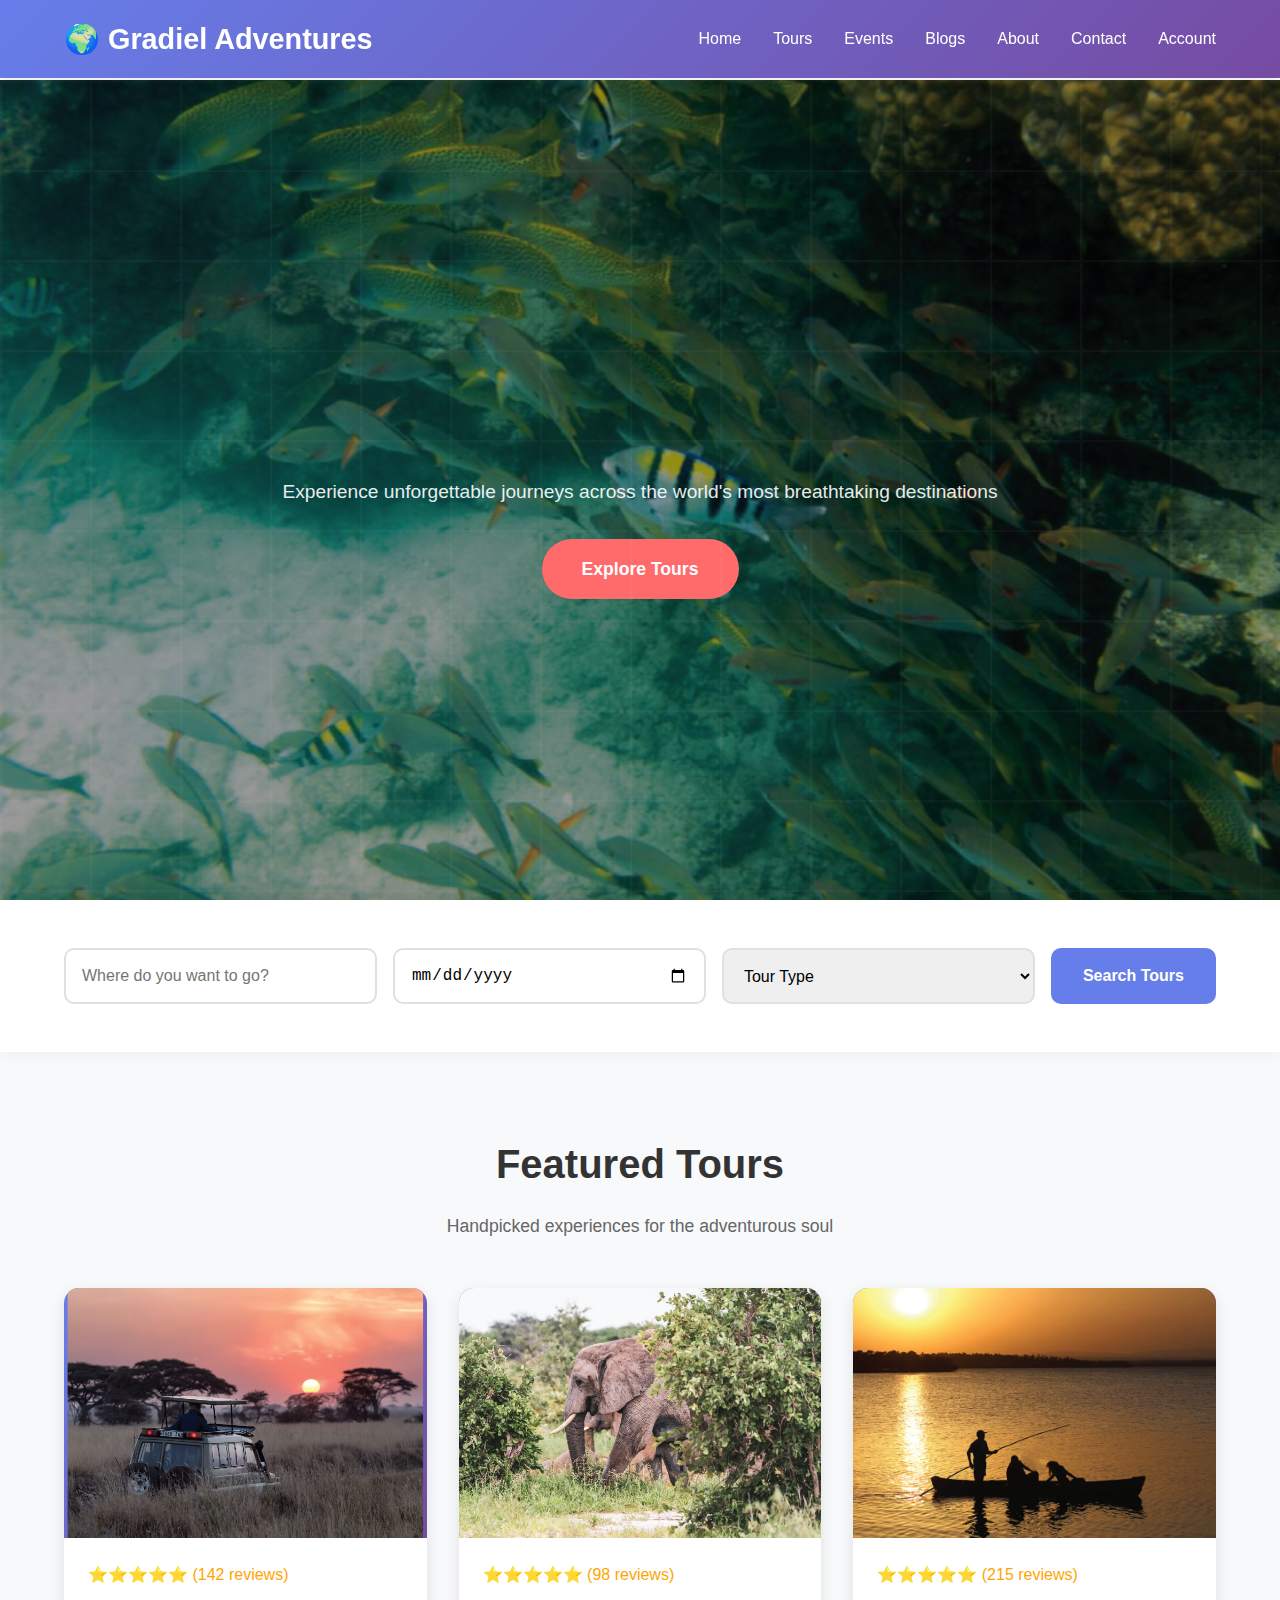
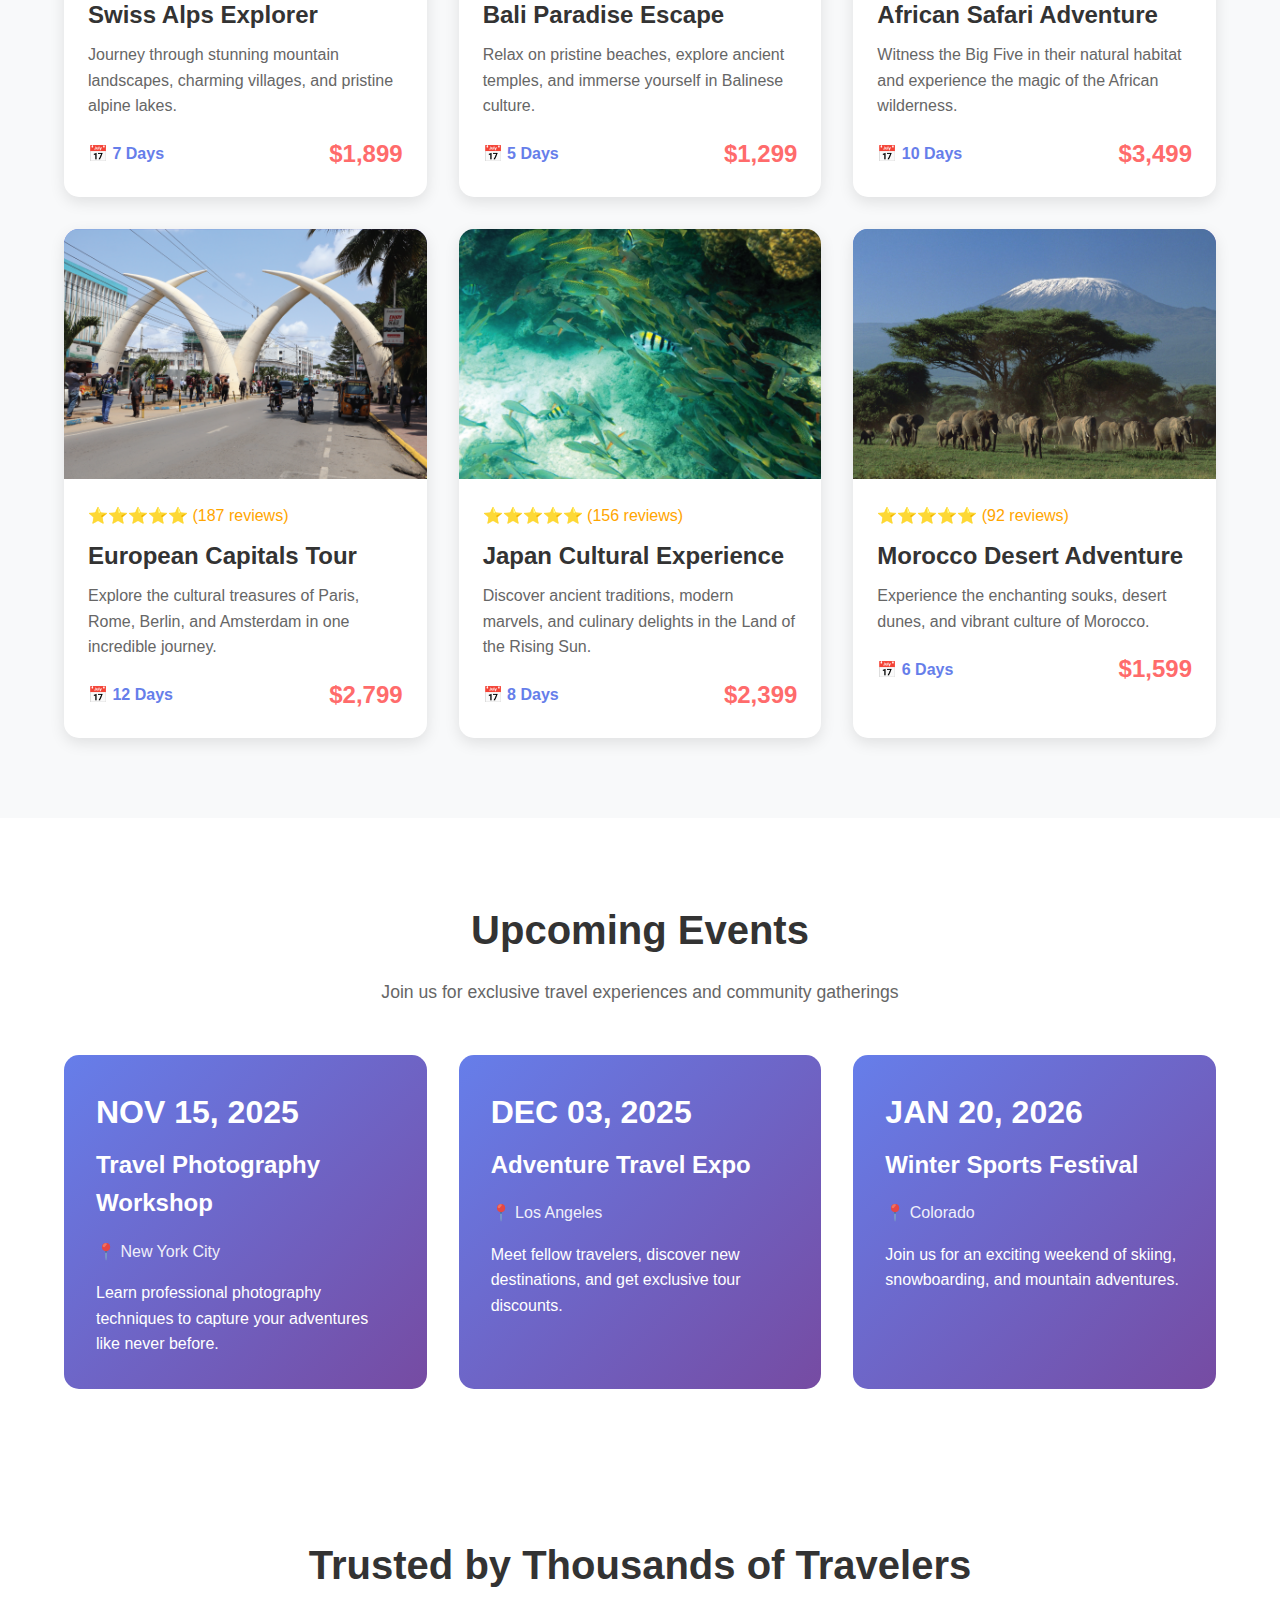
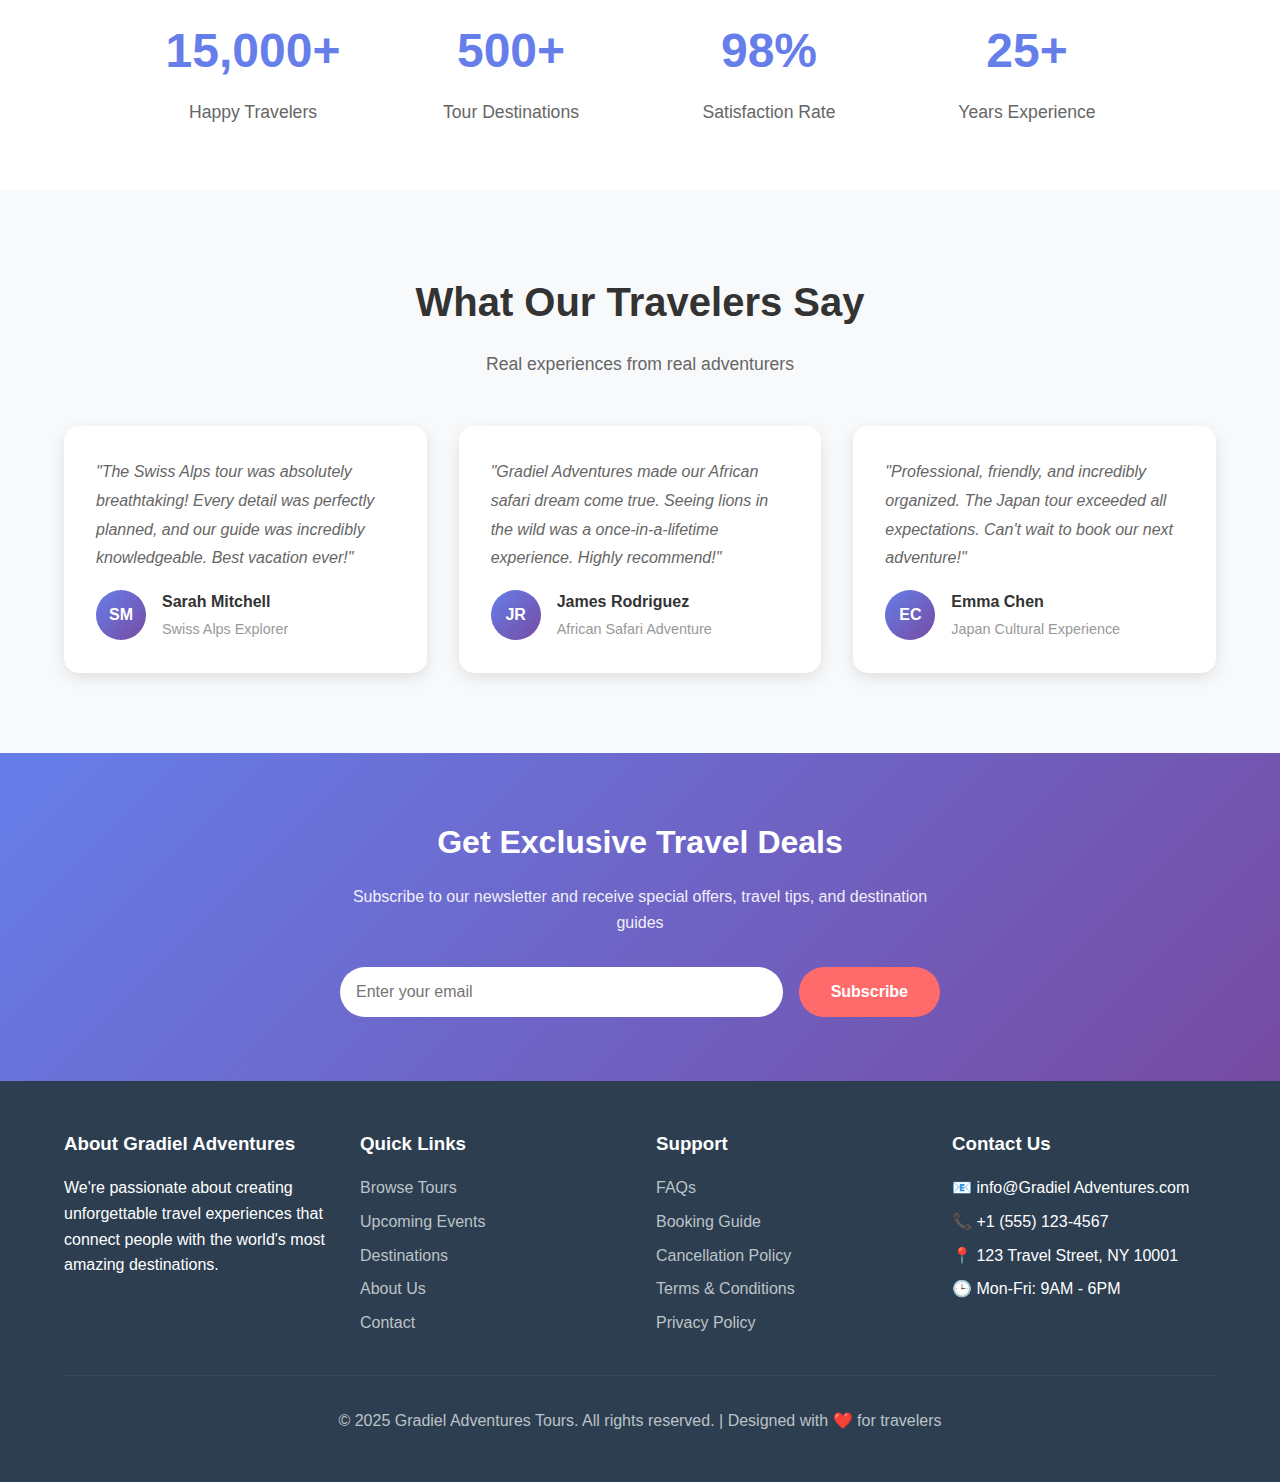
<file: index.html>
<!DOCTYPE html>
<html lang="en">
<head>
    <meta charset="UTF-8">
    <meta name="viewport" content="width=device-width, initial-scale=1.0">
    <title>Gradiel Adventures - Discover Your Next Adventure</title>
    <link rel="stylesheet" href="index.css">
</head>
<body>
    <!-- Navigation -->
    <nav>
        <div class="nav-container">
            <a href="index.html" class="logo">🌍 Gradiel Adventures</a>
            <div class="menu-toggle" onclick="toggleMenu()">
                <span></span>
                <span></span>
                <span></span>
            </div>
            <ul class="nav-links" id="navLinks">
                <li class="active"><a href="index.html" onclick="closeMenu()">Home</a></li>
                <li><a href="tours.html" onclick="closeMenu()">Tours</a></li>
                <li><a href="events.html" onclick="closeMenu()">Events</a></li>
                <li><a href="blog.html" onclick="closeMenu()">Blogs</a></li>
                <li><a href="about.html" onclick="closeMenu()">About</a></li>
                <li><a href="contact.html" onclick="closeMenu()">Contact</a></li>
                <li><a href="account.html" onclick="closeMenu()">Account</a></li>
            </ul>
        </div>
    </nav>

    <!-- Hero Section -->
    <section class="hero" id="home">
        <div class="hero-content">
            <h1>Discover Your Next Adventure</h1>
            <p>Experience unforgettable journeys across the world's most breathtaking destinations</p>
            <a href="#tours" class="cta-button">Explore Tours</a>
        </div>
    </section>

    <!-- Search Bar -->
    <section class="search-section">
        <div class="search-container">
            <input type="text" class="search-input" placeholder="Where do you want to go?">
            <input type="date" class="search-input" placeholder="Departure Date">
            <select class="search-input">
                <option>Tour Type</option>
                <option>Adventure</option>
                <option>Cultural</option>
                <option>Beach</option>
                <option>Wildlife</option>
                <option>City Tours</option>
            </select>
            <button class="search-button">Search Tours</button>
        </div>
    </section>

    <!-- Featured Tours -->
    <section class="featured-tours" id="tours">
        <h2 class="section-title">Featured Tours</h2>
        <p class="section-subtitle">Handpicked experiences for the adventurous soul</p>
        <div class="tours-grid">
            <div class="tour-card">
                <div class="tour-image"><img src="images/about1.png" alt="Tour image 1" class="gallery-image active"></div>
                <div class="tour-content">
                    <div class="tour-rating">⭐⭐⭐⭐⭐ (142 reviews)</div>
                    <h3 class="tour-title">Swiss Alps Explorer</h3>
                    <p class="tour-description">Journey through stunning mountain landscapes, charming villages, and pristine alpine lakes.</p>
                    <div class="tour-meta">
                        <span class="tour-duration">📅 7 Days</span>
                        <span class="tour-price">$1,899</span>
                    </div>
                </div>
            </div>

            <div class="tour-card">
                <div class="tour-image"><img src="images/elephants.png" alt="Tour image 1" class="gallery-image active"></div>
                <div class="tour-content">
                    <div class="tour-rating">⭐⭐⭐⭐⭐ (98 reviews)</div>
                    <h3 class="tour-title">Bali Paradise Escape</h3>
                    <p class="tour-description">Relax on pristine beaches, explore ancient temples, and immerse yourself in Balinese culture.</p>
                    <div class="tour-meta">
                        <span class="tour-duration">📅 5 Days</span>
                        <span class="tour-price">$1,299</span>
                    </div>
                </div>
            </div>

            <div class="tour-card">
                <div class="tour-image"><img src="images/mida.png" alt="Tour image 1" class="gallery-image active"></div>
                <div class="tour-content">
                    <div class="tour-rating">⭐⭐⭐⭐⭐ (215 reviews)</div>
                    <h3 class="tour-title">African Safari Adventure</h3>
                    <p class="tour-description">Witness the Big Five in their natural habitat and experience the magic of the African wilderness.</p>
                    <div class="tour-meta">
                        <span class="tour-duration">📅 10 Days</span>
                        <span class="tour-price">$3,499</span>
                    </div>
                </div>
            </div>

            <div class="tour-card">
                <div class="tour-image"><img src="images/mombasa-tasks.png" alt="Tour image 1" class="gallery-image active"></div>
                <div class="tour-content">
                    <div class="tour-rating">⭐⭐⭐⭐⭐ (187 reviews)</div>
                    <h3 class="tour-title">European Capitals Tour</h3>
                    <p class="tour-description">Explore the cultural treasures of Paris, Rome, Berlin, and Amsterdam in one incredible journey.</p>
                    <div class="tour-meta">
                        <span class="tour-duration">📅 12 Days</span>
                        <span class="tour-price">$2,799</span>
                    </div>
                </div>
            </div>

            <div class="tour-card">
                <div class="tour-image"><img src="images/mrnpk.png" alt="Tour image 1" class="gallery-image active"></div>
                <div class="tour-content">
                    <div class="tour-rating">⭐⭐⭐⭐⭐ (156 reviews)</div>
                    <h3 class="tour-title">Japan Cultural Experience</h3>
                    <p class="tour-description">Discover ancient traditions, modern marvels, and culinary delights in the Land of the Rising Sun.</p>
                    <div class="tour-meta">
                        <span class="tour-duration">📅 8 Days</span>
                        <span class="tour-price">$2,399</span>
                    </div>
                </div>
            </div>

            <div class="tour-card">
                <div class="tour-image"><img src="images/tew.png" alt="Tour image 1" class="gallery-image active"></div>
                <div class="tour-content">
                    <div class="tour-rating">⭐⭐⭐⭐⭐ (92 reviews)</div>
                    <h3 class="tour-title">Morocco Desert Adventure</h3>
                    <p class="tour-description">Experience the enchanting souks, desert dunes, and vibrant culture of Morocco.</p>
                    <div class="tour-meta">
                        <span class="tour-duration">📅 6 Days</span>
                        <span class="tour-price">$1,599</span>
                    </div>
                </div>
            </div>
        </div>
    </section>

    <!-- Events Section -->
    <section class="events-section" id="events">
        <h2 class="section-title">Upcoming Events</h2>
        <p class="section-subtitle">Join us for exclusive travel experiences and community gatherings</p>
        <div class="events-container">
            <div class="events-grid">
                <div class="event-card">
                    <div class="event-date">NOV 15, 2025</div>
                    <h3 class="event-title">Travel Photography Workshop</h3>
                    <p class="event-location">📍 New York City</p>
                    <p>Learn professional photography techniques to capture your adventures like never before.</p>
                </div>

                <div class="event-card">
                    <div class="event-date">DEC 03, 2025</div>
                    <h3 class="event-title">Adventure Travel Expo</h3>
                    <p class="event-location">📍 Los Angeles</p>
                    <p>Meet fellow travelers, discover new destinations, and get exclusive tour discounts.</p>
                </div>

                <div class="event-card">
                    <div class="event-date">JAN 20, 2026</div>
                    <h3 class="event-title">Winter Sports Festival</h3>
                    <p class="event-location">📍 Colorado</p>
                    <p>Join us for an exciting weekend of skiing, snowboarding, and mountain adventures.</p>
                </div>
            </div>
        </div>
    </section>

    <!-- Trust Section -->
    <section class="trust-section">
        <h2 class="section-title">Trusted by Thousands of Travelers</h2>
        <div class="trust-stats">
            <div class="stat">
                <div class="stat-number">15,000+</div>
                <div class="stat-label">Happy Travelers</div>
            </div>
            <div class="stat">
                <div class="stat-number">500+</div>
                <div class="stat-label">Tour Destinations</div>
            </div>
            <div class="stat">
                <div class="stat-number">98%</div>
                <div class="stat-label">Satisfaction Rate</div>
            </div>
            <div class="stat">
                <div class="stat-number">25+</div>
                <div class="stat-label">Years Experience</div>
            </div>
        </div>
    </section>

    <!-- Testimonials -->
    <section class="testimonials">
        <h2 class="section-title">What Our Travelers Say</h2>
        <p class="section-subtitle">Real experiences from real adventurers</p>
        <div class="testimonials-container">
            <div class="testimonial-grid">
                <div class="testimonial-card">
                    <p class="testimonial-text">"The Swiss Alps tour was absolutely breathtaking! Every detail was perfectly planned, and our guide was incredibly knowledgeable. Best vacation ever!"</p>
                    <div class="testimonial-author">
                        <div class="author-avatar">SM</div>
                        <div class="author-info">
                            <h4>Sarah Mitchell</h4>
                            <p>Swiss Alps Explorer</p>
                        </div>
                    </div>
                </div>

                <div class="testimonial-card">
                    <p class="testimonial-text">"Gradiel Adventures made our African safari dream come true. Seeing lions in the wild was a once-in-a-lifetime experience. Highly recommend!"</p>
                    <div class="testimonial-author">
                        <div class="author-avatar">JR</div>
                        <div class="author-info">
                            <h4>James Rodriguez</h4>
                            <p>African Safari Adventure</p>
                        </div>
                    </div>
                </div>

                <div class="testimonial-card">
                    <p class="testimonial-text">"Professional, friendly, and incredibly organized. The Japan tour exceeded all expectations. Can't wait to book our next adventure!"</p>
                    <div class="testimonial-author">
                        <div class="author-avatar">EC</div>
                        <div class="author-info">
                            <h4>Emma Chen</h4>
                            <p>Japan Cultural Experience</p>
                        </div>
                    </div>
                </div>
            </div>
        </div>
    </section>

    <!-- Newsletter -->
    <section class="newsletter">
        <div class="newsletter-container">
            <h2>Get Exclusive Travel Deals</h2>
            <p>Subscribe to our newsletter and receive special offers, travel tips, and destination guides</p>
            <form class="newsletter-form" onsubmit="event.preventDefault(); alert('Thanks for subscribing!');">
                <input type="email" class="newsletter-input" placeholder="Enter your email" required>
                <button type="submit" class="newsletter-button">Subscribe</button>
            </form>
        </div>
    </section>

    <!-- Footer -->
    <footer>
        <div class="footer-container">
            <div class="footer-section">
                <h3>About Gradiel Adventures</h3>
                <p>We're passionate about creating unforgettable travel experiences that connect people with the world's most amazing destinations.</p>
            </div>
            <div class="footer-section">
                <h3>Quick Links</h3>
                <ul>
                    <li><a href="#tours">Browse Tours</a></li>
                    <li><a href="#events">Upcoming Events</a></li>
                    <li><a href="#destinations">Destinations</a></li>
                    <li><a href="#about">About Us</a></li>
                    <li><a href="#contact">Contact</a></li>
                </ul>
            </div>
            <div class="footer-section">
                <h3>Support</h3>
                <ul>
                    <li><a href="#">FAQs</a></li>
                    <li><a href="#">Booking Guide</a></li>
                    <li><a href="#">Cancellation Policy</a></li>
                    <li><a href="#">Terms & Conditions</a></li>
                    <li><a href="#">Privacy Policy</a></li>
                </ul>
            </div>
            <div class="footer-section">
                <h3>Contact Us</h3>
                <ul>
                    <li>📧 info@Gradiel Adventures.com</li>
                    <li>📞 +1 (555) 123-4567</li>
                    <li>📍 123 Travel Street, NY 10001</li>
                    <li>🕒 Mon-Fri: 9AM - 6PM</li>
                </ul>
            </div>
        </div>
        <div class="footer-bottom">
            <p>&copy; 2025 Gradiel Adventures Tours. All rights reserved. | Designed with ❤️ for travelers</p>
        </div>
    </footer>
    <script>
        // Typing Effect for Hero
        const heroTitle = document.querySelector('.hero h1');
        const text = heroTitle.textContent;
        heroTitle.textContent = '';

        let i = 0;
        function typeWriter() {
            if (i < text.length) {
                heroTitle.textContent += text.charAt(i);
                i++;
                setTimeout(typeWriter, 100);
            }
        }

        setTimeout(typeWriter, 1000);

        // Parallax Effect for Hero
        window.addEventListener('scroll', function() {
            const scrolled = window.pageYOffset;
            const hero = document.querySelector('.hero');
            const heroContent = document.querySelector('.hero-content');
            
            if (hero && heroContent) {
                heroContent.style.transform = `translateY(${scrolled * 0.5}px)`;
            }
        });
    </script>
    <script src="menu.js"></script>
</body>
</html>
</file>
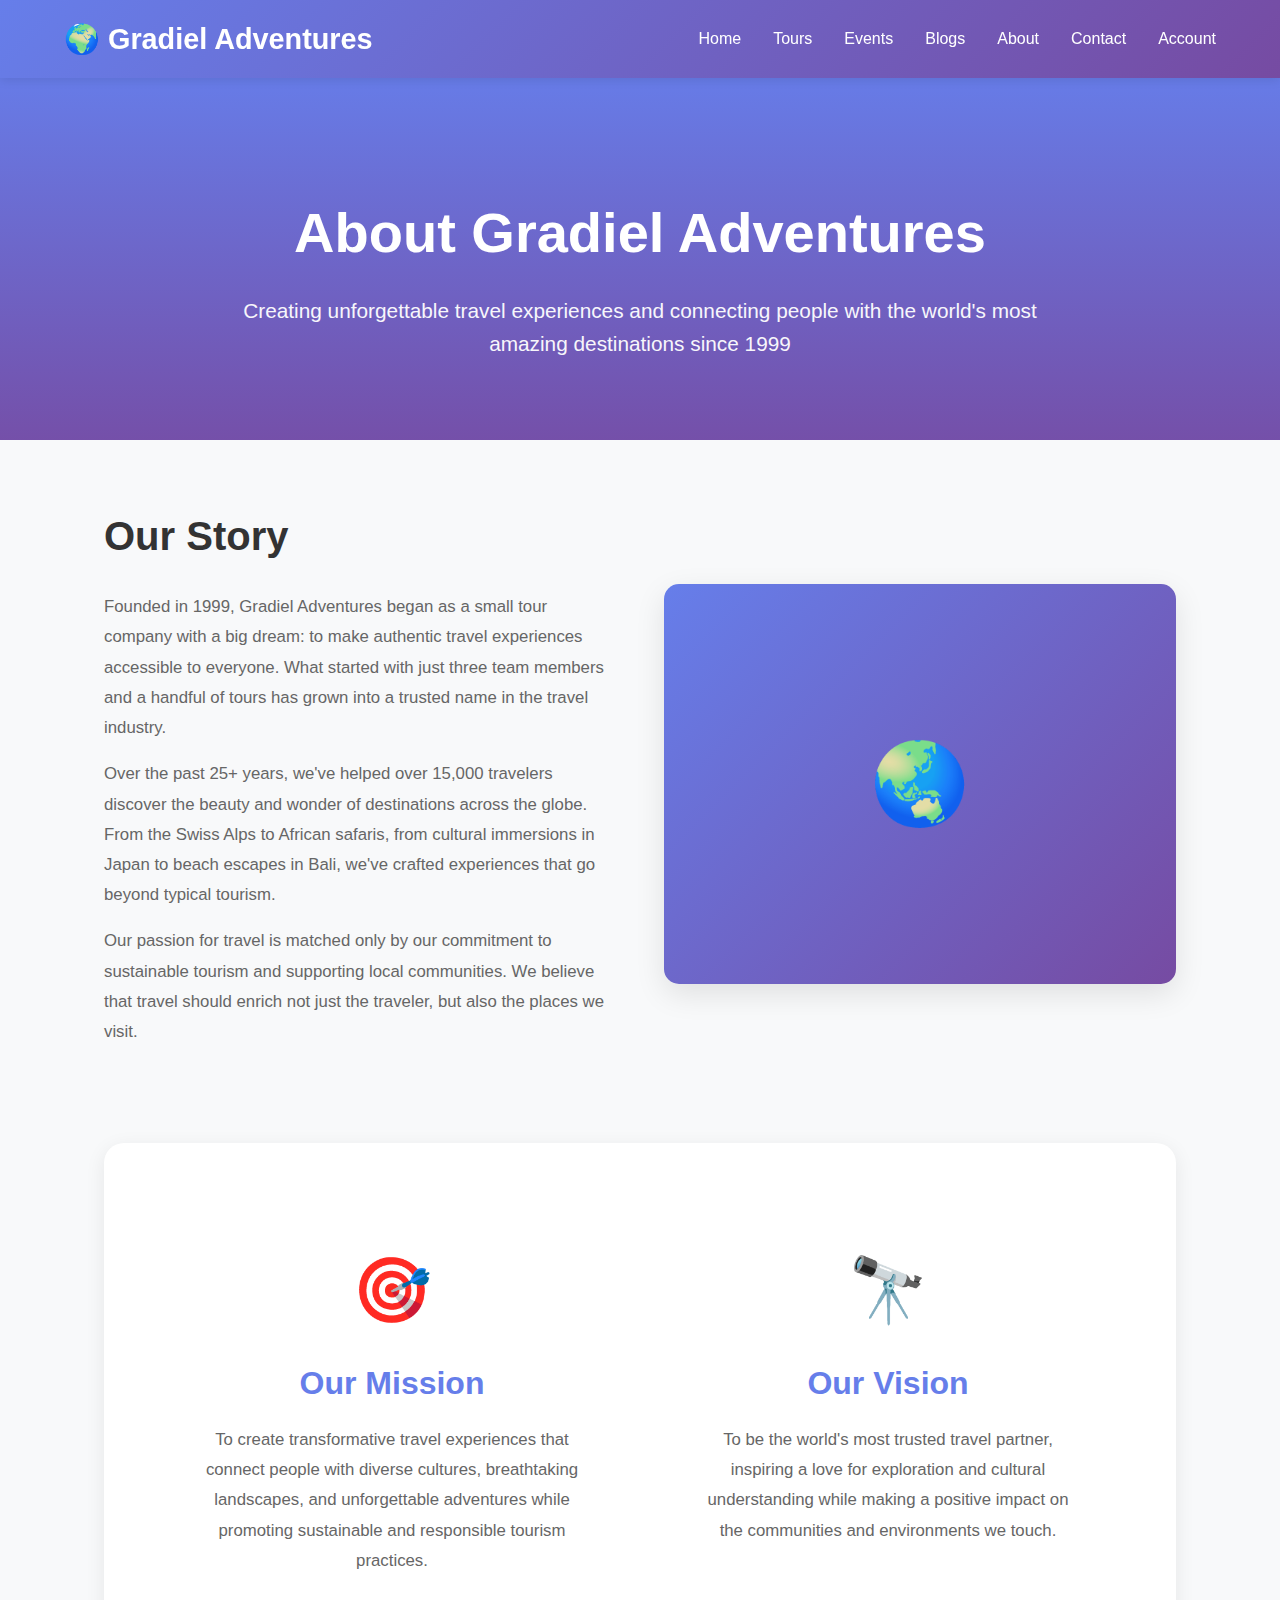
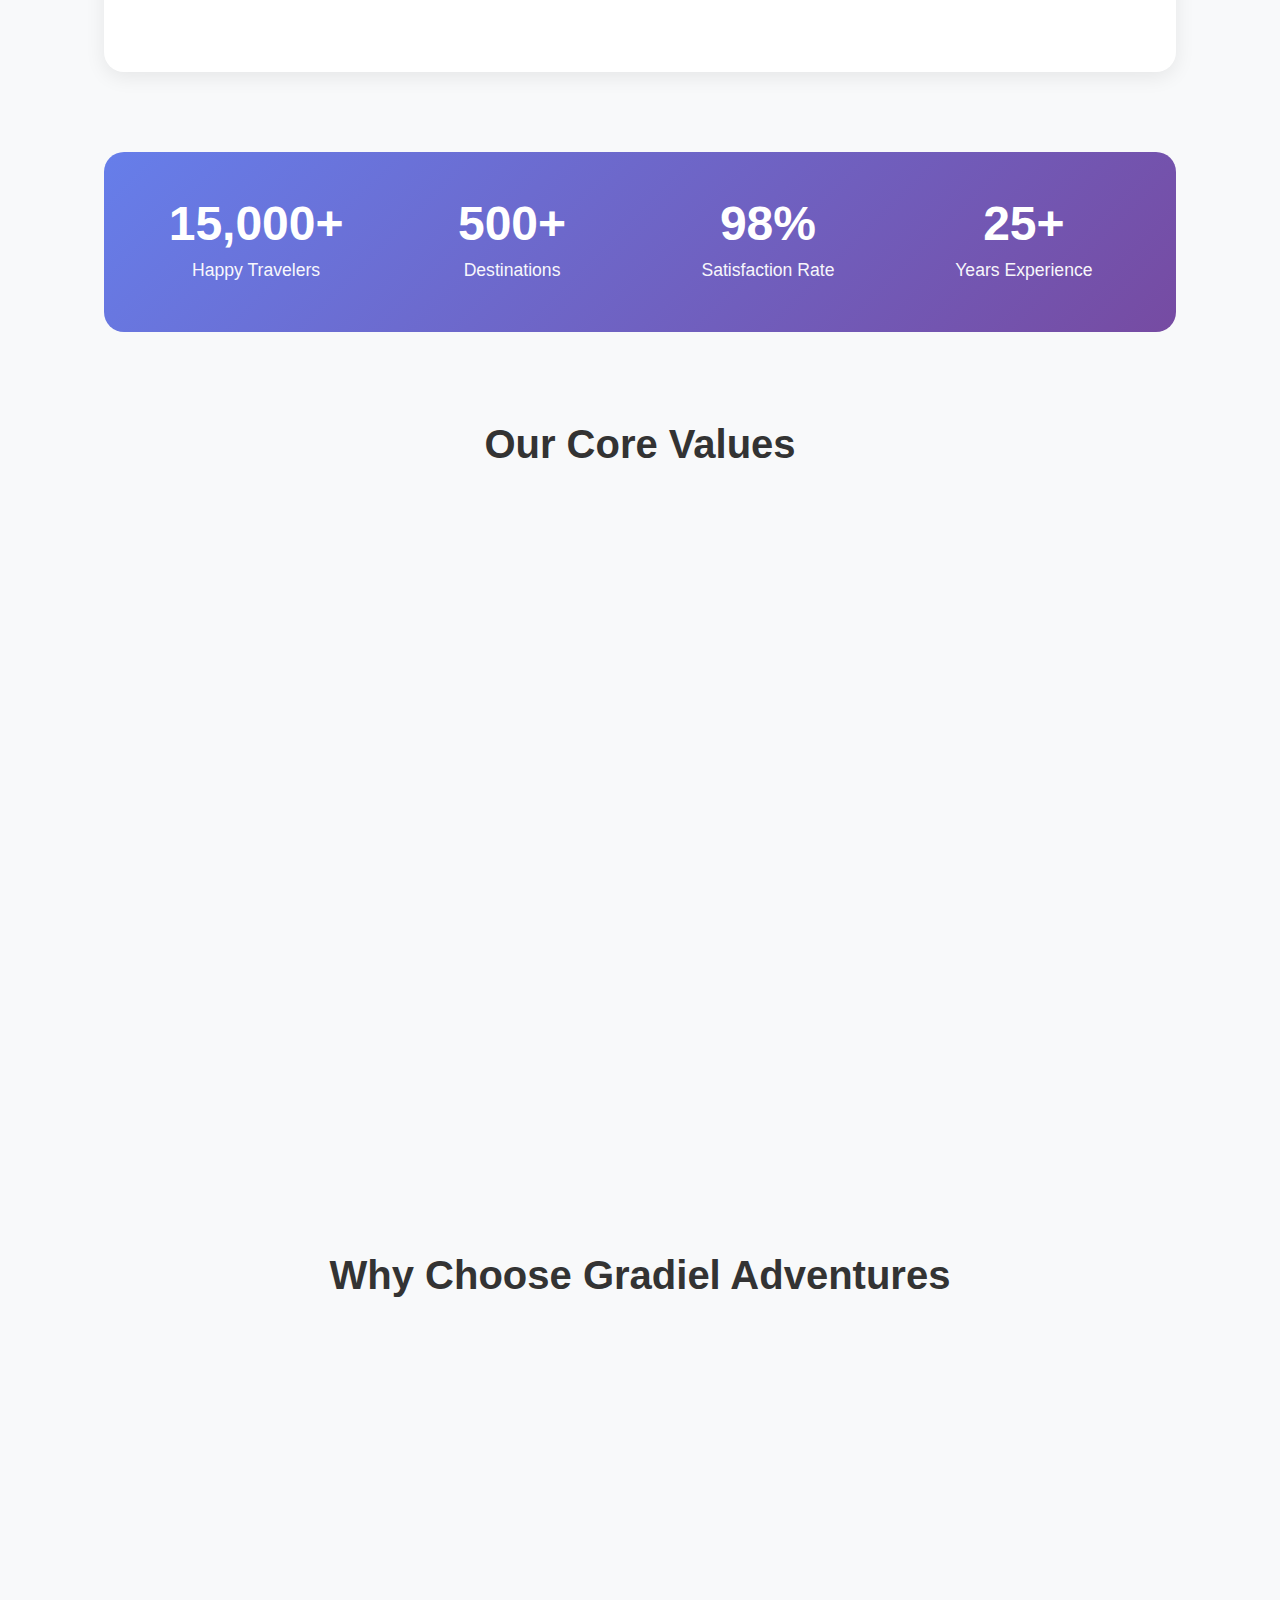
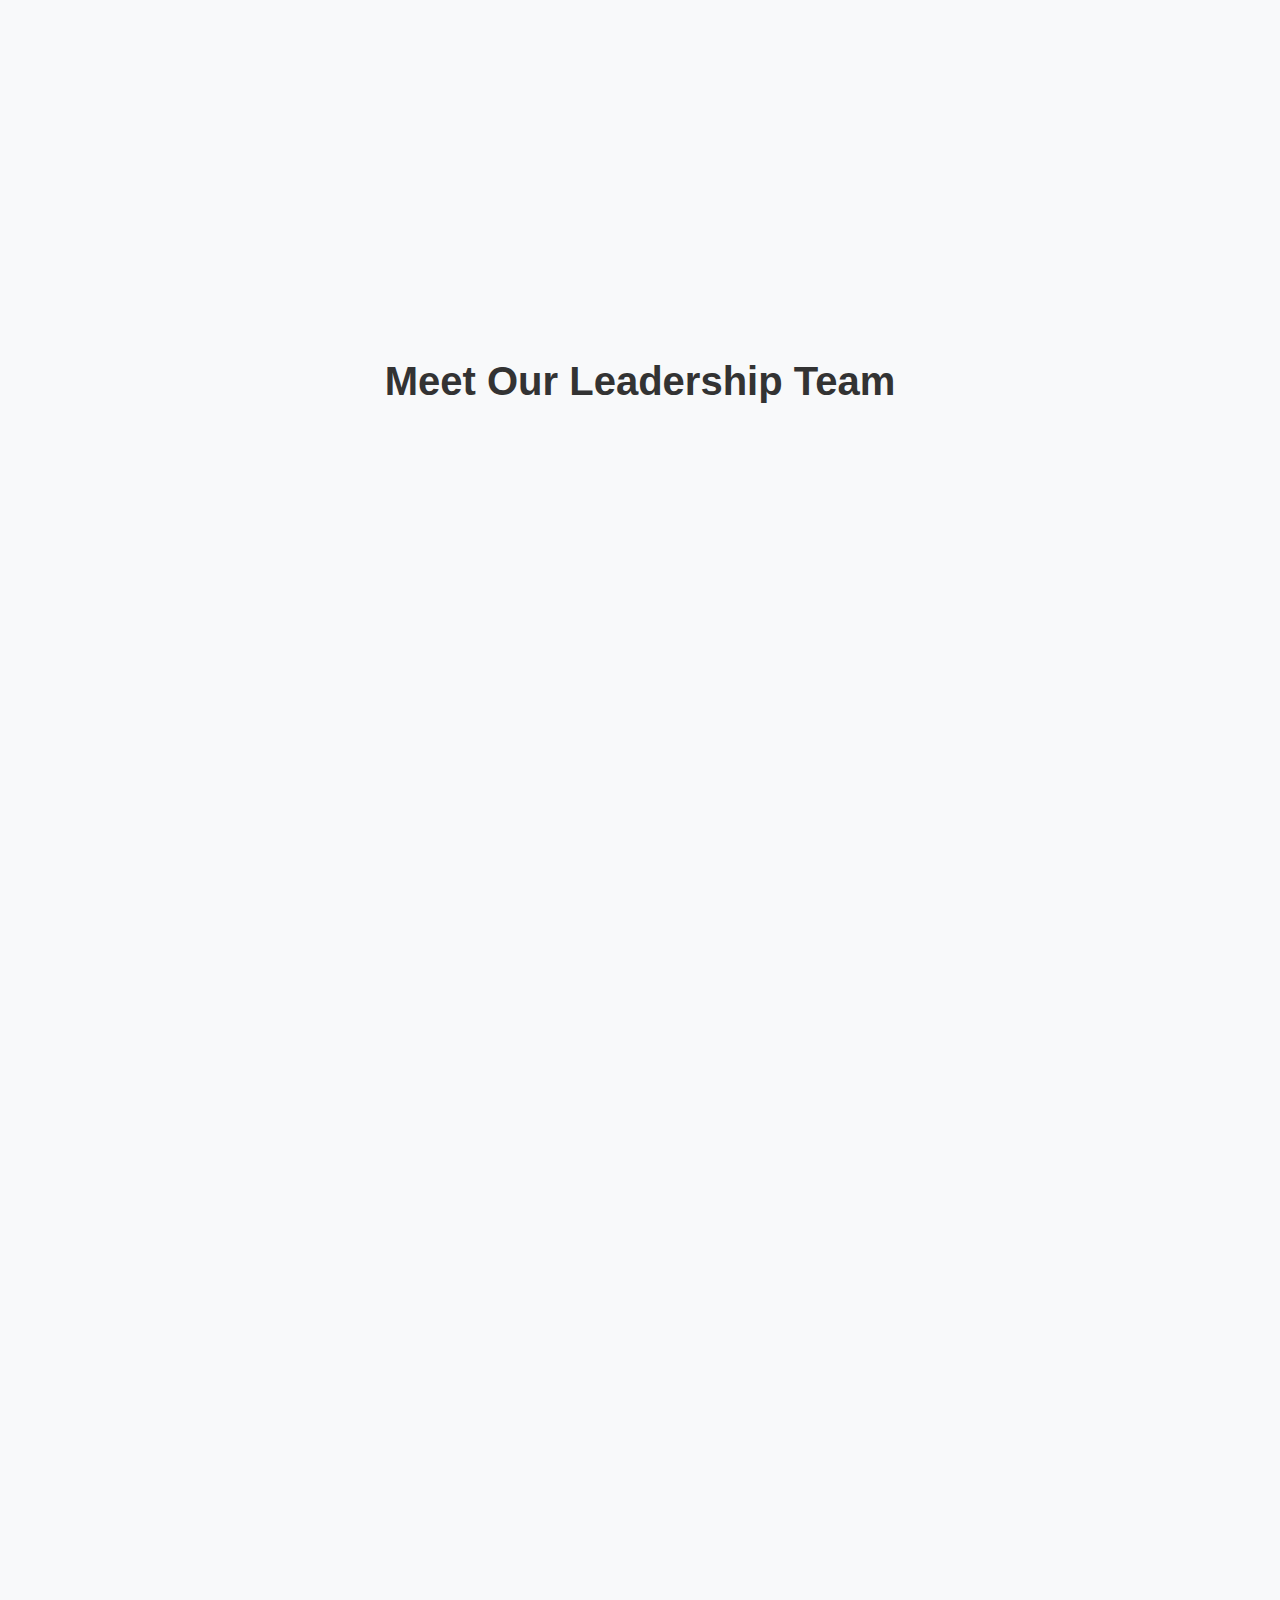
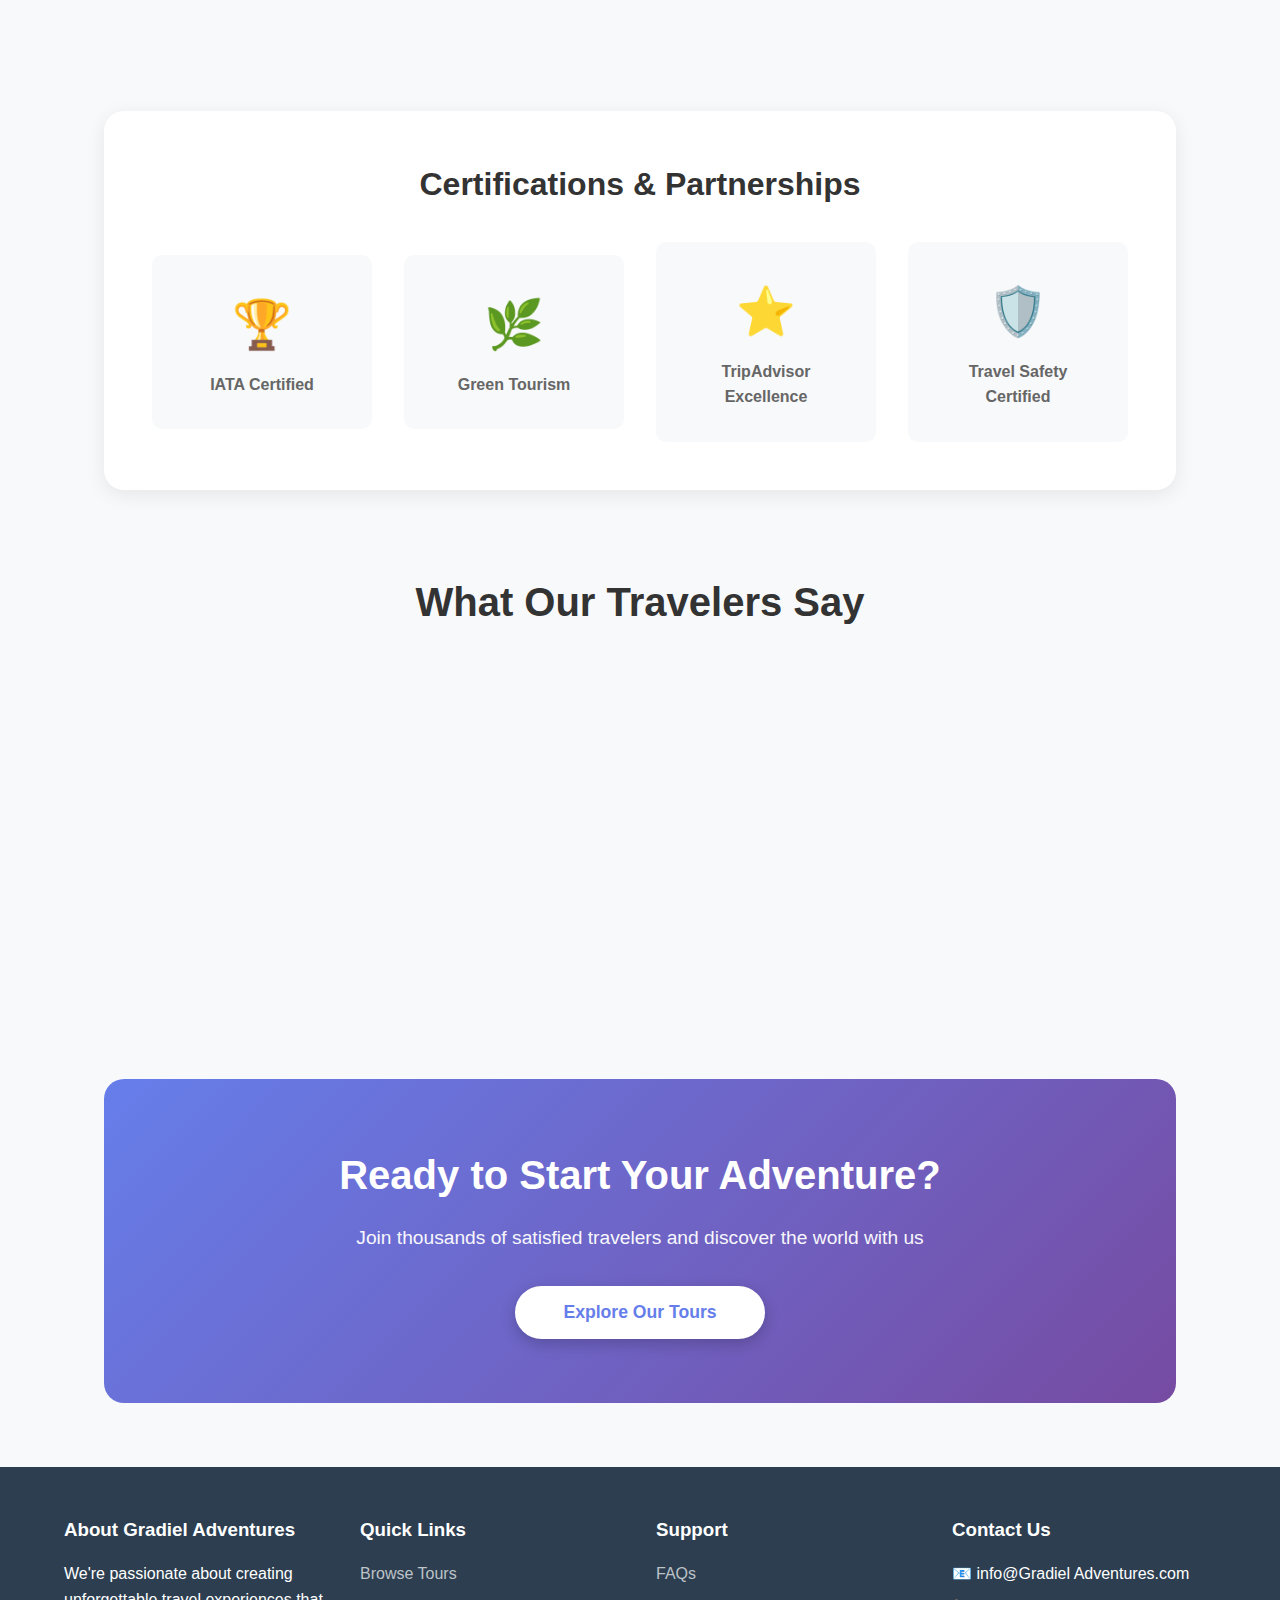
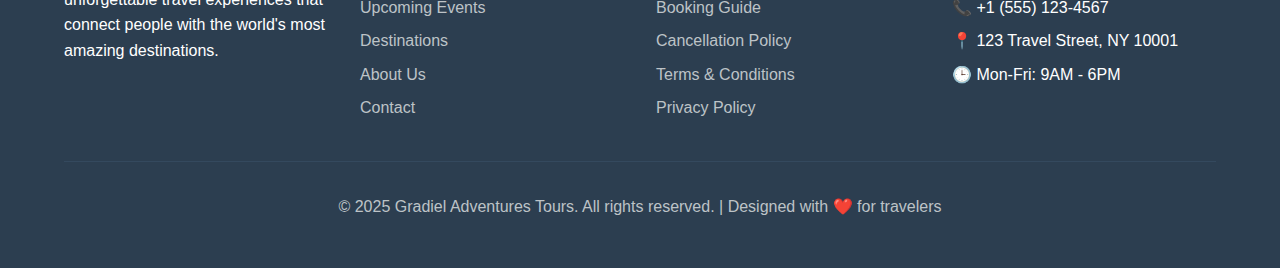
<file: about.html>
<!DOCTYPE html>
<html lang="en">
<head>
    <meta charset="UTF-8">
    <meta name="viewport" content="width=device-width, initial-scale=1.0">
    <title>About Us - Gradiel Adventures</title>
    <link rel="stylesheet" href="about.css">
</head>
<body>
    <!-- Navigation -->
    <nav>
        <div class="nav-container">
            <a href="index.html" class="logo">🌍 Gradiel Adventures</a>
            <div class="menu-toggle" onclick="toggleMenu()">
                <span></span>
                <span></span>
                <span></span>
            </div>
            <ul class="nav-links" id="navLinks">
                <li class="active"><a href="index.html" onclick="closeMenu()">Home</a></li>
                <li><a href="tours.html" onclick="closeMenu()">Tours</a></li>
                <li><a href="events.html" onclick="closeMenu()">Events</a></li>
                <li><a href="blog.html" onclick="closeMenu()">Blogs</a></li>
                <li><a href="about.html" onclick="closeMenu()">About</a></li>
                <li><a href="contact.html" onclick="closeMenu()">Contact</a></li>
                <li><a href="account.html" onclick="closeMenu()">Account</a></li>
            </ul>
        </div>
    </nav>

    <!-- Hero Section -->
    <section class="hero">
        <h1>About Gradiel Adventures</h1>
        <p>Creating unforgettable travel experiences and connecting people with the world's most amazing destinations since 1999</p>
    </section>

    <div class="container">
        <!-- Our Story -->
        <section class="story-section">
            <div class="story-content">
                <h2>Our Story</h2>
                <p>Founded in 1999, Gradiel Adventures began as a small tour company with a big dream: to make authentic travel experiences accessible to everyone. What started with just three team members and a handful of tours has grown into a trusted name in the travel industry.</p>
                <p>Over the past 25+ years, we've helped over 15,000 travelers discover the beauty and wonder of destinations across the globe. From the Swiss Alps to African safaris, from cultural immersions in Japan to beach escapes in Bali, we've crafted experiences that go beyond typical tourism.</p>
                <p>Our passion for travel is matched only by our commitment to sustainable tourism and supporting local communities. We believe that travel should enrich not just the traveler, but also the places we visit.</p>
            </div>
            <div class="story-image">
                🌏
            </div>
        </section>

        <!-- Mission & Vision -->
        <section class="mission-vision">
            <div class="mv-grid">
                <div class="mv-card">
                    <div class="mv-icon">🎯</div>
                    <h3>Our Mission</h3>
                    <p>To create transformative travel experiences that connect people with diverse cultures, breathtaking landscapes, and unforgettable adventures while promoting sustainable and responsible tourism practices.</p>
                </div>
                <div class="mv-card">
                    <div class="mv-icon">🔭</div>
                    <h3>Our Vision</h3>
                    <p>To be the world's most trusted travel partner, inspiring a love for exploration and cultural understanding while making a positive impact on the communities and environments we touch.</p>
                </div>
            </div>
        </section>

        <!-- Stats Section -->
        <section class="stats-section">
            <div class="stats-grid">
                <div class="stat-item">
                    <div class="stat-number">15,000+</div>
                    <div class="stat-label">Happy Travelers</div>
                </div>
                <div class="stat-item">
                    <div class="stat-number">500+</div>
                    <div class="stat-label">Destinations</div>
                </div>
                <div class="stat-item">
                    <div class="stat-number">98%</div>
                    <div class="stat-label">Satisfaction Rate</div>
                </div>
                <div class="stat-item">
                    <div class="stat-number">25+</div>
                    <div class="stat-label">Years Experience</div>
                </div>
            </div>
        </section>

        <!-- Core Values -->
        <section class="values-section">
            <h2 class="section-title">Our Core Values</h2>
            <div class="values-grid">
                <div class="value-card">
                    <div class="value-icon">🤝</div>
                    <h3>Integrity</h3>
                    <p>We operate with honesty and transparency in everything we do, building trust with our travelers and partners.</p>
                </div>
                <div class="value-card">
                    <div class="value-icon">⭐</div>
                    <h3>Excellence</h3>
                    <p>We strive for perfection in every detail, from tour planning to customer service, ensuring exceptional experiences.</p>
                </div>
                <div class="value-card">
                    <div class="value-icon">🌱</div>
                    <h3>Sustainability</h3>
                    <p>We're committed to protecting the environment and supporting local communities in every destination we visit.</p>
                </div>
                <div class="value-card">
                    <div class="value-icon">💡</div>
                    <h3>Innovation</h3>
                    <p>We continuously evolve and improve our offerings, embracing new technologies and travel trends.</p>
                </div>
            </div>
        </section>

        <!-- Why Choose Us -->
        <section class="why-choose">
            <h2 class="section-title">Why Choose Gradiel Adventures</h2>
            <div class="features-grid">
                <div class="feature-card">
                    <div class="feature-icon">👨‍✈️</div>
                    <div class="feature-content">
                        <h3>Expert Guides</h3>
                        <p>Our local guides are passionate experts who bring destinations to life with their knowledge and stories.</p>
                    </div>
                </div>
                <div class="feature-card">
                    <div class="feature-icon">🛡️</div>
                    <div class="feature-content">
                        <h3>Safety First</h3>
                        <p>Your safety is our priority. We maintain the highest safety standards and provide comprehensive travel insurance.</p>
                    </div>
                </div>
                <div class="feature-card">
                    <div class="feature-icon">🎨</div>
                    <div class="feature-content">
                        <h3>Customizable Tours</h3>
                        <p>We offer flexible itineraries that can be tailored to your interests, pace, and preferences.</p>
                    </div>
                </div>
                <div class="feature-card">
                    <div class="feature-icon">💰</div>
                    <div class="feature-content">
                        <h3>Best Value</h3>
                        <p>Competitive pricing without compromising quality. We believe amazing adventures should be accessible.</p>
                    </div>
                </div>
                <div class="feature-card">
                    <div class="feature-icon">📞</div>
                    <div class="feature-content">
                        <h3>24/7 Support</h3>
                        <p>Our support team is available around the clock to assist you before, during, and after your journey.</p>
                    </div>
                </div>
                <div class="feature-card">
                    <div class="feature-icon">👥</div>
                    <div class="feature-content">
                        <h3>Small Groups</h3>
                        <p>We keep our groups intimate for a more personal experience and meaningful connections.</p>
                    </div>
                </div>
            </div>
        </section>

        <!-- Meet Our Team -->
        <section class="team-section">
            <h2 class="section-title">Meet Our Leadership Team</h2>
            <div class="team-grid">
                <div class="team-member">
                    <div class="member-photo">👨‍💼</div>
                    <div class="member-info">
                        <h3 class="member-name">Michael Chen</h3>
                        <p class="member-role">Founder & CEO</p>
                        <p class="member-bio">With 25+ years in the travel industry, Michael's vision has guided Gradiel Adventures to become a leader in experiential travel.</p>
                        <div class="social-links">
                            <a href="#" class="social-link">📧</a>
                            <a href="#" class="social-link">💼</a>
                            <a href="#" class="social-link">🐦</a>
                        </div>
                    </div>
                </div>

                <div class="team-member">
                    <div class="member-photo">👩‍💼</div>
                    <div class="member-info">
                        <h3 class="member-name">Sarah Williams</h3>
                        <p class="member-role">Head of Operations</p>
                        <p class="member-bio">Sarah ensures every tour runs smoothly, bringing 15 years of operational excellence to our team.</p>
                        <div class="social-links">
                            <a href="#" class="social-link">📧</a>
                            <a href="#" class="social-link">💼</a>
                            <a href="#" class="social-link">🐦</a>
                        </div>
                    </div>
                </div>

                <div class="team-member">
                    <div class="member-photo">👨‍🏫</div>
                    <div class="member-info">
                        <h3 class="member-name">David Patel</h3>
                        <p class="member-role">Director of Tours</p>
                        <p class="member-bio">David curates unforgettable experiences, drawing from his extensive travel and cultural expertise.</p>
                        <div class="social-links">
                            <a href="#" class="social-link">📧</a>
                            <a href="#" class="social-link">💼</a>
                            <a href="#" class="social-link">🐦</a>
                        </div>
                    </div>
                </div>

                <div class="team-member">
                    <div class="member-photo">👩‍💻</div>
                    <div class="member-info">
                        <h3 class="member-name">Emma Rodriguez</h3>
                        <p class="member-role">Customer Experience Manager</p>
                        <p class="member-bio">Emma leads our customer service team, ensuring every traveler receives exceptional care and support.</p>
                        <div class="social-links">
                            <a href="#" class="social-link">📧</a>
                            <a href="#" class="social-link">💼</a>
                            <a href="#" class="social-link">🐦</a>
                        </div>
                    </div>
                </div>
            </div>
        </section>

        <!-- Certifications -->
        <section class="certifications">
            <h2>Certifications & Partnerships</h2>
            <div class="cert-grid">
                <div class="cert-badge">
                    <div class="icon">🏆</div>
                    <p>IATA Certified</p>
                </div>
                <div class="cert-badge">
                    <div class="icon">🌿</div>
                    <p>Green Tourism</p>
                </div>
                <div class="cert-badge">
                    <div class="icon">⭐</div>
                    <p>TripAdvisor Excellence</p>
                </div>
                <div class="cert-badge">
                    <div class="icon">🛡️</div>
                    <p>Travel Safety Certified</p>
                </div>
            </div>
        </section>

        <!-- Testimonials -->
        <section class="testimonials">
            <h2 class="section-title">What Our Travelers Say</h2>
            <div class="testimonial-grid">
                <div class="testimonial-card">
                    <div class="testimonial-header">
                        <div class="testimonial-avatar">JD</div>
                        <div class="testimonial-info">
                            <h4>John Davis</h4>
                            <p>Swiss Alps Explorer</p>
                        </div>
                    </div>
                    <div class="testimonial-stars">⭐⭐⭐⭐⭐</div>
                    <p class="testimonial-text">"Gradiel Adventures made our Swiss Alps tour absolutely perfect. The attention to detail and the knowledge of our guide were exceptional. Best vacation ever!"</p>
                </div>

                <div class="testimonial-card">
                    <div class="testimonial-header">
                        <div class="testimonial-avatar">LM</div>
                        <div class="testimonial-info">
                            <h4>Lisa Martinez</h4>
                            <p>African Safari Adventure</p>
                        </div>
                    </div>
                    <div class="testimonial-stars">⭐⭐⭐⭐⭐</div>
                    <p class="testimonial-text">"The safari was a dream come true! Everything was organized perfectly, and our guide's expertise made the wildlife encounters even more special."</p>
                </div>

                <div class="testimonial-card">
                    <div class="testimonial-header">
                        <div class="testimonial-avatar">RK</div>
                        <div class="testimonial-info">
                            <h4>Robert Kim</h4>
                            <p>Japan Cultural Experience</p>
                        </div>
                    </div>
                    <div class="testimonial-stars">⭐⭐⭐⭐⭐</div>
                    <p class="testimonial-text">"An incredible journey through Japan's culture and traditions. Gradiel Adventures showed us hidden gems we never would have found on our own."</p>
                </div>
            </div>
        </section>

        <!-- CTA Section -->
        <section class="cta-section">
            <h2>Ready to Start Your Adventure?</h2>
            <p>Join thousands of satisfied travelers and discover the world with us</p>
            <button class="cta-button" onclick="window.location.href='tours.html'">Explore Our Tours</button>
        </section>
    </div>

    <!-- Footer -->
    <footer>
        <div class="footer-container">
            <div class="footer-section">
                <h3>About Gradiel Adventures</h3>
                <p>We're passionate about creating unforgettable travel experiences that connect people with the world's most amazing destinations.</p>
            </div>
            <div class="footer-section">
                <h3>Quick Links</h3>
                <ul>
                    <li><a href="#tours">Browse Tours</a></li>
                    <li><a href="#events">Upcoming Events</a></li>
                    <li><a href="#destinations">Destinations</a></li>
                    <li><a href="#about">About Us</a></li>
                    <li><a href="#contact">Contact</a></li>
                </ul>
            </div>
            <div class="footer-section">
                <h3>Support</h3>
                <ul>
                    <li><a href="#">FAQs</a></li>
                    <li><a href="#">Booking Guide</a></li>
                    <li><a href="#">Cancellation Policy</a></li>
                    <li><a href="#">Terms & Conditions</a></li>
                    <li><a href="#">Privacy Policy</a></li>
                </ul>
            </div>
            <div class="footer-section">
                <h3>Contact Us</h3>
                <ul>
                    <li>📧 info@Gradiel Adventures.com</li>
                    <li>📞 +1 (555) 123-4567</li>
                    <li>📍 123 Travel Street, NY 10001</li>
                    <li>🕒 Mon-Fri: 9AM - 6PM</li>
                </ul>
            </div>
        </div>
        <div class="footer-bottom">
            <p>&copy; 2025 Gradiel Adventures Tours. All rights reserved. | Designed with ❤️ for travelers</p>
        </div>
    </footer>

    <script>
        // Smooth scroll for anchor links
        document.querySelectorAll('a[href^="#"]').forEach(anchor => {
            anchor.addEventListener('click', function (e) {
                e.preventDefault();
                const target = document.querySelector(this.getAttribute('href'));
                if (target) {
                    target.scrollIntoView({ behavior: 'smooth' });
                }
            });
        });

        // Animate elements on scroll
        const observerOptions = {
            threshold: 0.1,
            rootMargin: '0px 0px -50px 0px'
        };

        const observer = new IntersectionObserver((entries) => {
            entries.forEach(entry => {
                if (entry.isIntersecting) {
                    entry.target.style.opacity = '1';
                    entry.target.style.transform = 'translateY(0)';
                }
            });
        }, observerOptions);

        // Observe all sections for animation
        document.querySelectorAll('.value-card, .feature-card, .team-member, .testimonial-card').forEach(el => {
            el.style.opacity = '0';
            el.style.transform = 'translateY(30px)';
            el.style.transition = 'opacity 0.6s ease-out, transform 0.6s ease-out';
            observer.observe(el);
        });

        // Counter animation for stats
        function animateCounter(element, target, duration = 2000) {
            const start = 0;
            const increment = target / (duration / 16);
            let current = start;

            const timer = setInterval(() => {
                current += increment;
                if (current >= target) {
                    element.textContent = formatNumber(target);
                    clearInterval(timer);
                } else {
                    element.textContent = formatNumber(Math.floor(current));
                }
            }, 16);
        }

        function formatNumber(num) {
            if (num >= 1000) {
                return (num / 1000).toFixed(1).replace(/\.0$/, '') + 'K';
            }
            return num.toString();
        }

        // Trigger counter animation when stats section is visible
        const statsObserver = new IntersectionObserver((entries) => {
            entries.forEach(entry => {
                if (entry.isIntersecting) {
                    const statNumbers = entry.target.querySelectorAll('.stat-number');
                    statNumbers.forEach(stat => {
                        const text = stat.textContent;
                        let targetNumber;
                        
                        if (text.includes('+')) {
                            targetNumber = parseInt(text.replace(/[^0-9]/g, ''));
                            if (text.includes('K')) {
                                targetNumber *= 1000;
                            }
                            animateCounter(stat, targetNumber);
                            setTimeout(() => {
                                stat.textContent = text; // Restore original format
                            }, 2000);
                        } else if (text.includes('%')) {
                            targetNumber = parseInt(text.replace('%', ''));
                            const timer = setInterval(() => {
                                const current = parseInt(stat.textContent);
                                if (current < targetNumber) {
                                    stat.textContent = (current + 1) + '%';
                                } else {
                                    clearInterval(timer);
                                }
                            }, 20);
                        }
                    });
                    statsObserver.unobserve(entry.target);
                }
            });
        }, { threshold: 0.5 });

        const statsSection = document.querySelector('.stats-section');
        if (statsSection) {
            statsObserver.observe(statsSection);
        }

        // Social link interactions
        document.querySelectorAll('.social-link').forEach(link => {
            link.addEventListener('click', function(e) {
                e.preventDefault();
                const icon = this.textContent;
                let platform = 'contact';
                
                if (icon === '📧') platform = 'Email';
                else if (icon === '💼') platform = 'LinkedIn';
                else if (icon === '🐦') platform = 'Twitter';
                
                alert(`Opening ${platform}...`);
            });
        });
    </script>
    <script src="menu.js"></script>
</body>
</html>
</file>
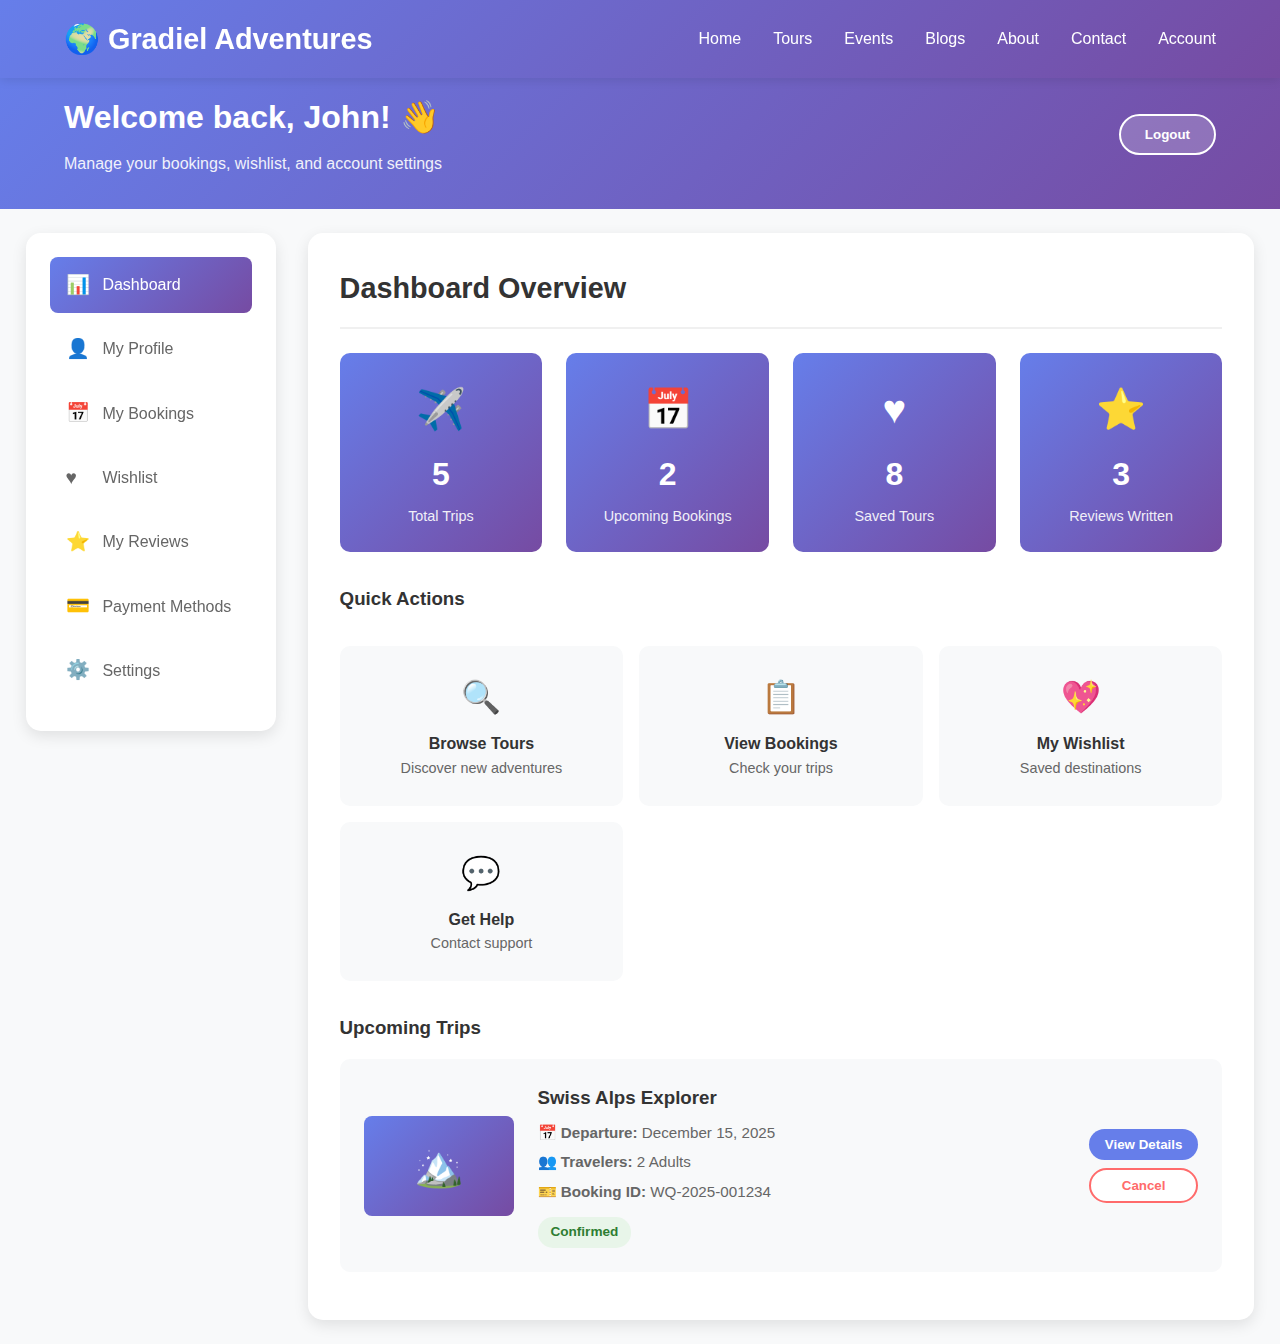
<file: account.html>
<!DOCTYPE html>
<html lang="en">
<head>
    <meta charset="UTF-8">
    <meta name="viewport" content="width=device-width, initial-scale=1.0">
    <title>My Account - WanderQuest</title>
    <link rel="stylesheet" href="account.css">
</head>
<body>
    <!-- Navigation -->
    <nav>
        <div class="nav-container">
            <a href="index.html" class="logo">🌍 Gradiel Adventures</a>
            <div class="menu-toggle" onclick="toggleMenu()">
                <span></span>
                <span></span>
                <span></span>
            </div>
            <ul class="nav-links" id="navLinks">
                <li class="active"><a href="index.html" onclick="closeMenu()">Home</a></li>
                <li><a href="tours.html" onclick="closeMenu()">Tours</a></li>
                <li><a href="events.html" onclick="closeMenu()">Events</a></li>
                <li><a href="blog.html" onclick="closeMenu()">Blogs</a></li>
                <li><a href="about.html" onclick="closeMenu()">About</a></li>
                <li><a href="contact.html" onclick="closeMenu()">Contact</a></li>
                <li><a href="account.html" onclick="closeMenu()">Account</a></li>
            </ul>
        </div>
    </nav>
    <!--<nav>
        <div class="nav-container">
            <a href="index.html" class="logo">🌍 WanderQuest</a>
            <ul class="nav-links">
                <li><a href="index.html">Home</a></li>
                <li><a href="tours.html">Tours</a></li>
                <li><a href="#events">Events</a></li>
                <li><a href="#destinations">Destinations</a></li>
                <li><a href="#about">About</a></li>
                <li><a href="#contact">Contact</a></li>
                <li class="user-menu">
                    <div class="user-avatar">JD</div>
                    <span>John Doe</span>
                </li>
            </ul>
        </div>
    </nav>-->

    <!-- Page Header -->
    <div class="page-header">
        <div class="header-content">
            <div class="welcome-text">
                <h1>Welcome back, John! 👋</h1>
                <p>Manage your bookings, wishlist, and account settings</p>
            </div>
            <button class="logout-btn" onclick="handleLogout()">Logout</button>
        </div>
    </div>

    <!-- Main Content -->
    <div class="main-content">
        <!-- Sidebar Navigation -->
        <aside class="sidebar">
            <ul class="sidebar-menu">
                <li><a href="#dashboard" class="menu-link active" onclick="showSection('dashboard')">
                    <span class="menu-icon">📊</span>
                    <span>Dashboard</span>
                </a></li>
                <li><a href="#profile" class="menu-link" onclick="showSection('profile')">
                    <span class="menu-icon">👤</span>
                    <span>My Profile</span>
                </a></li>
                <li><a href="#bookings" class="menu-link" onclick="showSection('bookings')">
                    <span class="menu-icon">📅</span>
                    <span>My Bookings</span>
                </a></li>
                <li><a href="#wishlist" class="menu-link" onclick="showSection('wishlist')">
                    <span class="menu-icon">♥</span>
                    <span>Wishlist</span>
                </a></li>
                <li><a href="#reviews" class="menu-link" onclick="showSection('reviews')">
                    <span class="menu-icon">⭐</span>
                    <span>My Reviews</span>
                </a></li>
                <li><a href="#payment" class="menu-link" onclick="showSection('payment')">
                    <span class="menu-icon">💳</span>
                    <span>Payment Methods</span>
                </a></li>
                <li><a href="#settings" class="menu-link" onclick="showSection('settings')">
                    <span class="menu-icon">⚙️</span>
                    <span>Settings</span>
                </a></li>
            </ul>
        </aside>

        <!-- Content Area -->
        <div class="content-area">
            <!-- Dashboard Section -->
            <div id="dashboard" class="section active">
                <h2 class="section-title">Dashboard Overview</h2>
                
                <div class="stats-grid">
                    <div class="stat-card">
                        <div class="stat-icon">✈️</div>
                        <div class="stat-value">5</div>
                        <div class="stat-label">Total Trips</div>
                    </div>
                    <div class="stat-card">
                        <div class="stat-icon">📅</div>
                        <div class="stat-value">2</div>
                        <div class="stat-label">Upcoming Bookings</div>
                    </div>
                    <div class="stat-card">
                        <div class="stat-icon">♥</div>
                        <div class="stat-value">8</div>
                        <div class="stat-label">Saved Tours</div>
                    </div>
                    <div class="stat-card">
                        <div class="stat-icon">⭐</div>
                        <div class="stat-value">3</div>
                        <div class="stat-label">Reviews Written</div>
                    </div>
                </div>

                <h3 style="margin-top: 2rem; margin-bottom: 1rem;">Quick Actions</h3>
                <div class="quick-actions">
                    <div class="action-card" onclick="showSection('bookings')">
                        <div class="action-icon">🔍</div>
                        <h4>Browse Tours</h4>
                        <p style="color: #666; font-size: 0.9rem;">Discover new adventures</p>
                    </div>
                    <div class="action-card" onclick="showSection('bookings')">
                        <div class="action-icon">📋</div>
                        <h4>View Bookings</h4>
                        <p style="color: #666; font-size: 0.9rem;">Check your trips</p>
                    </div>
                    <div class="action-card" onclick="showSection('wishlist')">
                        <div class="action-icon">💖</div>
                        <h4>My Wishlist</h4>
                        <p style="color: #666; font-size: 0.9rem;">Saved destinations</p>
                    </div>
                    <div class="action-card" onclick="alert('Opening support...')">
                        <div class="action-icon">💬</div>
                        <h4>Get Help</h4>
                        <p style="color: #666; font-size: 0.9rem;">Contact support</p>
                    </div>
                </div>

                <h3 style="margin-top: 2rem; margin-bottom: 1rem;">Upcoming Trips</h3>
                <div class="booking-card">
                    <div class="booking-image">🏔️</div>
                    <div class="booking-info">
                        <h3>Swiss Alps Explorer</h3>
                        <div class="booking-details">
                            <div class="booking-detail-item">📅 <strong>Departure:</strong> December 15, 2025</div>
                            <div class="booking-detail-item">👥 <strong>Travelers:</strong> 2 Adults</div>
                            <div class="booking-detail-item">🎫 <strong>Booking ID:</strong> WQ-2025-001234</div>
                        </div>
                        <span class="booking-status status-confirmed">Confirmed</span>
                    </div>
                    <div class="booking-actions">
                        <button class="btn-small btn-view" onclick="alert('Viewing booking details...')">View Details</button>
                        <button class="btn-small btn-cancel" onclick="confirmCancel()">Cancel</button>
                    </div>
                </div>
            </div>

            <!-- Profile Section -->
            <div id="profile" class="section">
                <h2 class="section-title">My Profile</h2>
                
                <div class="profile-avatar-section">
                    <div class="large-avatar">JD</div>
                    <div>
                        <h3>Profile Picture</h3>
                        <p style="color: #666; margin: 0.5rem 0;">JPG, PNG or GIF. Max size 2MB</p>
                        <div class="avatar-actions">
                            <button class="btn-secondary" onclick="alert('Upload new photo...')">Upload New</button>
                            <button class="btn-secondary" onclick="alert('Photo removed!')">Remove</button>
                        </div>
                    </div>
                </div>

                <form class="profile-form" onsubmit="handleProfileUpdate(event)">
                    <div class="form-group">
                        <label>Full Name</label>
                        <input type="text" value="John Doe" required>
                    </div>
                    
                    <div class="form-group">
                        <label>Email Address</label>
                        <input type="email" value="john.doe@email.com" required>
                    </div>
                    
                    <div class="form-group">
                        <label>Phone Number</label>
                        <input type="tel" value="+1 (555) 123-4567">
                    </div>
                    
                    <div class="form-group">
                        <label>Date of Birth</label>
                        <input type="date" value="1990-05-15">
                    </div>
                    
                    <div class="form-group">
                        <label>Country</label>
                        <select>
                            <option>United States</option>
                            <option>Canada</option>
                            <option>United Kingdom</option>
                            <option>Australia</option>
                            <option>Other</option>
                        </select>
                    </div>
                    
                    <div class="form-group">
                        <label>Address</label>
                        <textarea rows="3" placeholder="Enter your full address">123 Main Street, New York, NY 10001</textarea>
                    </div>
                    
                    <div class="form-group">
                        <label>Bio</label>
                        <textarea rows="4" placeholder="Tell us about yourself...">Adventure seeker and travel enthusiast. Love exploring new cultures and trying local cuisines!</textarea>
                    </div>
                    
                    <button type="submit" class="btn-primary">Save Changes</button>
                </form>
            </div>

            <!-- Bookings Section -->
            <div id="bookings" class="section">
                <h2 class="section-title">My Bookings</h2>
                
                <div class="booking-filters">
                    <button class="filter-btn active" onclick="filterBookings('all', this)">All Bookings</button>
                    <button class="filter-btn" onclick="filterBookings('upcoming', this)">Upcoming</button>
                    <button class="filter-btn" onclick="filterBookings('completed', this)">Completed</button>
                    <button class="filter-btn" onclick="filterBookings('cancelled', this)">Cancelled</button>
                </div>

                <div class="booking-card">
                    <div class="booking-image">🏔️</div>
                    <div class="booking-info">
                        <h3>Swiss Alps Explorer</h3>
                        <div class="booking-details">
                            <div class="booking-detail-item">📅 <strong>Departure:</strong> December 15, 2025</div>
                            <div class="booking-detail-item">⏱️ <strong>Duration:</strong> 7 Days</div>
                            <div class="booking-detail-item">👥 <strong>Travelers:</strong> 2 Adults</div>
                            <div class="booking-detail-item">💰 <strong>Total Paid:</strong> $3,848</div>
                            <div class="booking-detail-item">🎫 <strong>Booking ID:</strong> WQ-2025-001234</div>
                        </div>
                        <span class="booking-status status-confirmed">Confirmed</span>
                    </div>
                    <div class="booking-actions">
                        <button class="btn-small btn-view" onclick="alert('Viewing booking details...')">View Details</button>
                        <button class="btn-small btn-cancel" onclick="confirmCancel()">Cancel Booking</button>
                    </div>
                </div>

                <div class="booking-card">
                    <div class="booking-image">🏖️</div>
                    <div class="booking-info">
                        <h3>Bali Paradise Escape</h3>
                        <div class="booking-details">
                            <div class="booking-detail-item">📅 <strong>Departure:</strong> January 10, 2026</div>
                            <div class="booking-detail-item">⏱️ <strong>Duration:</strong> 5 Days</div>
                            <div class="booking-detail-item">👥 <strong>Travelers:</strong> 2 Adults</div>
                            <div class="booking-detail-item">💰 <strong>Total Paid:</strong> $2,648</div>
                            <div class="booking-detail-item">🎫 <strong>Booking ID:</strong> WQ-2025-001189</div>
                        </div>
                        <span class="booking-status status-pending">Payment Pending</span>
                    </div>
                    <div class="booking-actions">
                        <button class="btn-small btn-view" onclick="alert('Viewing booking details...')">Complete Payment</button>
                        <button class="btn-small btn-cancel" onclick="confirmCancel()">Cancel Booking</button>
                    </div>
                </div>

                <div class="booking-card">
                    <div class="booking-image">🦁</div>
                    <div class="booking-info">
                        <h3>African Safari Adventure</h3>
                        <div class="booking-details">
                            <div class="booking-detail-item">📅 <strong>Completed:</strong> August 20, 2025</div>
                            <div class="booking-detail-item">⏱️ <strong>Duration:</strong> 10 Days</div>
                            <div class="booking-detail-item">👥 <strong>Travelers:</strong> 2 Adults</div>
                            <div class="booking-detail-item">💰 <strong>Total Paid:</strong> $7,048</div>
                            <div class="booking-detail-item">🎫 <strong>Booking ID:</strong> WQ-2025-000892</div>
                        </div>
                        <span class="booking-status status-completed">Completed</span>
                    </div>
                    <div class="booking-actions">
                        <button class="btn-small btn-view" onclick="alert('Viewing booking details...')">View Details</button>
                        <button class="btn-small btn-view" onclick="showSection('reviews')">Write Review</button>
                    </div>
                </div>

                <div class="booking-card">
                    <div class="booking-image">🗼</div>
                    <div class="booking-info">
                        <h3>European Capitals Tour</h3>
                        <div class="booking-details">
                            <div class="booking-detail-item">📅 <strong>Was scheduled for:</strong> June 5, 2025</div>
                            <div class="booking-detail-item">⏱️ <strong>Duration:</strong> 12 Days</div>
                            <div class="booking-detail-item">👥 <strong>Travelers:</strong> 3 Adults</div>
                            <div class="booking-detail-item">💰 <strong>Refund:</strong> $4,199 (processed)</div>
                            <div class="booking-detail-item">🎫 <strong>Booking ID:</strong> WQ-2025-000543</div>
                        </div>
                        <span class="booking-status status-cancelled">Cancelled</span>
                    </div>
                    <div class="booking-actions">
                        <button class="btn-small btn-view" onclick="alert('Viewing cancellation details...')">View Details</button>
                    </div>
                </div>
            </div>

            <!-- Wishlist Section -->
            <div id="wishlist" class="section">
                <h2 class="section-title">My Wishlist</h2>
                <p style="color: #666; margin-bottom: 2rem;">Save tours you're interested in and book them later</p>
                
                <div class="wishlist-grid">
                    <div class="wishlist-card">
                        <button class="remove-wishlist" onclick="removeFromWishlist(this)">×</button>
                        <div class="wishlist-image">🏯</div>
                        <div class="wishlist-content">
                            <h3 class="wishlist-title">Japan Cultural Experience</h3>
                            <div class="wishlist-price">$2,399</div>
                            <div class="wishlist-meta">
                                ⭐⭐⭐⭐⭐ (156) • 8 Days<br>
                                Cultural • Max 14 people
                            </div>
                            <button class="btn-small btn-view" style="width: 100%;" onclick="alert('Opening tour details...')">View Tour</button>
                        </div>
                    </div>

                    <div class="wishlist-card">
                        <button class="remove-wishlist" onclick="removeFromWishlist(this)">×</button>
                        <div class="wishlist-image">🏜️</div>
                        <div class="wishlist-content">
                            <h3 class="wishlist-title">Morocco Desert Adventure</h3>
                            <div class="wishlist-price">$1,599</div>
                            <div class="wishlist-meta">
                                ⭐⭐⭐⭐⭐ (92) • 6 Days<br>
                                Adventure • Max 10 people
                            </div>
                            <button class="btn-small btn-view" style="width: 100%;" onclick="alert('Opening tour details...')">View Tour</button>
                        </div>
                    </div>

                    <div class="wishlist-card">
                        <button class="remove-wishlist" onclick="removeFromWishlist(this)">×</button>
                        <div class="wishlist-image">🌋</div>
                        <div class="wishlist-content">
                            <h3 class="wishlist-title">Iceland Northern Lights</h3>
                            <div class="wishlist-price">$2,699</div>
                            <div class="wishlist-meta">
                                ⭐⭐⭐⭐⭐ (178) • 6 Days<br>
                                Adventure • Max 12 people
                            </div>
                            <button class="btn-small btn-view" style="width: 100%;" onclick="alert('Opening tour details...')">View Tour</button>
                        </div>
                    </div>

                    <div class="wishlist-card">
                        <button class="remove-wishlist" onclick="removeFromWishlist(this)">×</button>
                        <div class="wishlist-image">🗿</div>
                        <div class="wishlist-content">
                            <h3 class="wishlist-title">Ancient Greece Discovery</h3>
                            <div class="wishlist-price">$2,199</div>
                            <div class="wishlist-meta">
                                ⭐⭐⭐⭐⭐ (134) • 9 Days<br>
                                Cultural • Max 16 people
                            </div>
                            <button class="btn-small btn-view" style="width: 100%;" onclick="alert('Opening tour details...')">View Tour</button>
                        </div>
                    </div>

                    <div class="wishlist-card">
                        <button class="remove-wishlist" onclick="removeFromWishlist(this)">×</button>
                        <div class="wishlist-image">🏞️</div>
                        <div class="wishlist-content">
                            <h3 class="wishlist-title">New Zealand Adventure</h3>
                            <div class="wishlist-price">$3,899</div>
                            <div class="wishlist-meta">
                                ⭐⭐⭐⭐⭐ (203) • 14 Days<br>
                                Adventure • Max 10 people
                            </div>
                            <button class="btn-small btn-view" style="width: 100%;" onclick="alert('Opening tour details...')">View Tour</button>
                        </div>
                    </div>

                    <div class="wishlist-card">
                        <button class="remove-wishlist" onclick="removeFromWishlist(this)">×</button>
                        <div class="wishlist-image">🕌</div>
                        <div class="wishlist-content">
                            <h3 class="wishlist-title">Turkey & Cappadocia Magic</h3>
                            <div class="wishlist-price">$1,799</div>
                            <div class="wishlist-meta">
                                ⭐⭐⭐⭐⭐ (167) • 7 Days<br>
                                Cultural • Max 18 people
                            </div>
                            <button class="btn-small btn-view" style="width: 100%;" onclick="alert('Opening tour details...')">View Tour</button>
                        </div>
                    </div>

                    <div class="wishlist-card">
                        <button class="remove-wishlist" onclick="removeFromWishlist(this)">×</button>
                        <div class="wishlist-image">🌴</div>
                        <div class="wishlist-content">
                            <h3 class="wishlist-title">Maldives Luxury Escape</h3>
                            <div class="wishlist-price">$4,299</div>
                            <div class="wishlist-meta">
                                ⭐⭐⭐⭐⭐ (289) • 5 Days<br>
                                Beach & Relaxation • Max 2 people
                            </div>
                            <button class="btn-small btn-view" style="width: 100%;" onclick="alert('Opening tour details...')">View Tour</button>
                        </div>
                    </div>

                    <div class="wishlist-card">
                        <button class="remove-wishlist" onclick="removeFromWishlist(this)">×</button>
                        <div class="wishlist-image">🏛️</div>
                        <div class="wishlist-content">
                            <h3 class="wishlist-title">Peru & Machu Picchu Trek</h3>
                            <div class="wishlist-price">$2,899</div>
                            <div class="wishlist-meta">
                                ⭐⭐⭐⭐⭐ (245) • 10 Days<br>
                                Cultural • Max 12 people
                            </div>
                            <button class="btn-small btn-view" style="width: 100%;" onclick="alert('Opening tour details...')">View Tour</button>
                        </div>
                    </div>
                </div>
            </div>

            <!-- Reviews Section -->
            <div id="reviews" class="section">
                <h2 class="section-title">My Reviews</h2>
                
                <div class="review-card">
                    <div class="review-header">
                        <div>
                            <h3 class="review-tour-name">African Safari Adventure</h3>
                            <div class="review-date">Reviewed on September 5, 2025</div>
                        </div>
                        <div class="review-rating">⭐⭐⭐⭐⭐</div>
                    </div>
                    <p class="review-text">Absolutely incredible experience! The safari exceeded all our expectations. Our guide was knowledgeable and made sure we saw the Big Five. The accommodations were luxurious and the food was amazing. Definitely a once-in-a-lifetime trip. Highly recommend WanderQuest for anyone looking to explore Africa!</p>
                    <div class="review-actions">
                        <button class="btn-secondary" onclick="alert('Editing review...')">Edit Review</button>
                        <button class="btn-secondary" onclick="confirmDelete('review')">Delete Review</button>
                    </div>
                </div>

                <div class="review-card">
                    <div class="review-header">
                        <div>
                            <h3 class="review-tour-name">Iceland Northern Lights</h3>
                            <div class="review-date">Reviewed on March 18, 2025</div>
                        </div>
                        <div class="review-rating">⭐⭐⭐⭐⭐</div>
                    </div>
                    <p class="review-text">Iceland in winter is magical! We were lucky to see the Northern Lights on three different nights. The ice caves were breathtaking, and the Blue Lagoon was so relaxing. Our tour guide was fantastic and shared so many interesting facts about Iceland's geology and culture. Worth every penny!</p>
                    <div class="review-actions">
                        <button class="btn-secondary" onclick="alert('Editing review...')">Edit Review</button>
                        <button class="btn-secondary" onclick="confirmDelete('review')">Delete Review</button>
                    </div>
                </div>

                <div class="review-card">
                    <div class="review-header">
                        <div>
                            <h3 class="review-tour-name">Japan Cultural Experience</h3>
                            <div class="review-date">Reviewed on November 22, 2024</div>
                        </div>
                        <div class="review-rating">⭐⭐⭐⭐⭐</div>
                    </div>
                    <p class="review-text">Japan has been on my bucket list forever, and this tour was perfect! From the bustling streets of Tokyo to the peaceful temples of Kyoto, every moment was special. The cherry blossoms were in full bloom, and we got to experience a traditional tea ceremony. The food tour in Osaka was a highlight. Can't wait to go back!</p>
                    <div class="review-actions">
                        <button class="btn-secondary" onclick="alert('Editing review...')">Edit Review</button>
                        <button class="btn-secondary" onclick="confirmDelete('review')">Delete Review</button>
                    </div>
                </div>
            </div>

            <!-- Payment Methods Section -->
            <div id="payment" class="section">
                <h2 class="section-title">Payment Methods</h2>
                <p style="color: #666; margin-bottom: 2rem;">Manage your saved payment methods for faster checkout</p>
                
                <div class="review-card" style="display: flex; justify-content: space-between; align-items: center;">
                    <div>
                        <h3 style="margin-bottom: 0.5rem;">💳 Visa ending in 4242</h3>
                        <p style="color: #666;">Expires 12/2026 • Default payment method</p>
                    </div>
                    <div style="display: flex; gap: 0.5rem;">
                        <button class="btn-secondary" onclick="alert('Editing card...')">Edit</button>
                        <button class="btn-secondary" onclick="confirmDelete('card')">Remove</button>
                    </div>
                </div>

                <div class="review-card" style="display: flex; justify-content: space-between; align-items: center;">
                    <div>
                        <h3 style="margin-bottom: 0.5rem;">💳 Mastercard ending in 8888</h3>
                        <p style="color: #666;">Expires 08/2027</p>
                    </div>
                    <div style="display: flex; gap: 0.5rem;">
                        <button class="btn-secondary" onclick="alert('Editing card...')">Edit</button>
                        <button class="btn-secondary" onclick="confirmDelete('card')">Remove</button>
                    </div>
                </div>

                <button class="btn-primary" onclick="alert('Adding new payment method...')">+ Add New Payment Method</button>
            </div>

            <!-- Settings Section -->
            <div id="settings" class="section">
                <h2 class="section-title">Account Settings</h2>
                
                <div class="settings-section">
                    <h3>Notifications</h3>
                    <div class="settings-item">
                        <div>
                            <strong>Email Notifications</strong>
                            <p style="color: #666; font-size: 0.9rem;">Receive booking confirmations and updates via email</p>
                        </div>
                        <div class="toggle-switch active" onclick="toggleSetting(this)"></div>
                    </div>
                    <div class="settings-item">
                        <div>
                            <strong>SMS Notifications</strong>
                            <p style="color: #666; font-size: 0.9rem;">Get text messages for important updates</p>
                        </div>
                        <div class="toggle-switch active" onclick="toggleSetting(this)"></div>
                    </div>
                    <div class="settings-item">
                        <div>
                            <strong>Marketing Emails</strong>
                            <p style="color: #666; font-size: 0.9rem;">Receive special offers and travel inspiration</p>
                        </div>
                        <div class="toggle-switch" onclick="toggleSetting(this)"></div>
                    </div>
                    <div class="settings-item">
                        <div>
                            <strong>Newsletter</strong>
                            <p style="color: #666; font-size: 0.9rem;">Weekly travel tips and destination guides</p>
                        </div>
                        <div class="toggle-switch active" onclick="toggleSetting(this)"></div>
                    </div>
                </div>

                <div class="settings-section">
                    <h3>Privacy</h3>
                    <div class="settings-item">
                        <div>
                            <strong>Profile Visibility</strong>
                            <p style="color: #666; font-size: 0.9rem;">Make your profile visible to other travelers</p>
                        </div>
                        <div class="toggle-switch" onclick="toggleSetting(this)"></div>
                    </div>
                    <div class="settings-item">
                        <div>
                            <strong>Show My Reviews</strong>
                            <p style="color: #666; font-size: 0.9rem;">Display your reviews publicly on tour pages</p>
                        </div>
                        <div class="toggle-switch active" onclick="toggleSetting(this)"></div>
                    </div>
                </div>

                <div class="settings-section">
                    <h3>Security</h3>
                    <button class="btn-secondary" onclick="alert('Change password form...')">Change Password</button>
                    <button class="btn-secondary" style="margin-left: 1rem;" onclick="alert('Setting up 2FA...')">Enable Two-Factor Authentication</button>
                </div>

                <div class="danger-zone">
                    <h3>Danger Zone</h3>
                    <p style="color: #666; margin-bottom: 1rem;">Once you delete your account, there is no going back. Please be certain.</p>
                    <button class="btn-danger" onclick="confirmDelete('account')">Delete My Account</button>
                </div>
            </div>
        </div>
    </div>

    <script>
        // Show selected section
        function showSection(sectionId) {
            // Hide all sections
            document.querySelectorAll('.section').forEach(section => {
                section.classList.remove('active');
            });
            
            // Remove active class from all menu links
            document.querySelectorAll('.menu-link').forEach(link => {
                link.classList.remove('active');
            });
            
            // Show selected section
            document.getElementById(sectionId).classList.add('active');
            
            // Add active class to clicked menu link
            event.target.closest('.menu-link').classList.add('active');
            
            // Update URL hash
            window.location.hash = sectionId;
            
            // Scroll to top of content
            document.querySelector('.content-area').scrollIntoView({ behavior: 'smooth' });
        }

        // Filter bookings
        function filterBookings(type, button) {
            // Update active button
            document.querySelectorAll('.filter-btn').forEach(btn => {
                btn.classList.remove('active');
            });
            button.classList.add('active');
            
            alert(`Filtering bookings by: ${type}`);
            // In a real app, this would filter the booking cards
        }

        // Remove from wishlist
        function removeFromWishlist(button) {
            if (confirm('Remove this tour from your wishlist?')) {
                button.closest('.wishlist-card').style.animation = 'fadeOut 0.3s ease-out';
                setTimeout(() => {
                    button.closest('.wishlist-card').remove();
                }, 300);
            }
        }

        // Toggle settings
        function toggleSetting(toggle) {
            toggle.classList.toggle('active');
        }

        // Handle profile update
        function handleProfileUpdate(event) {
            event.preventDefault();
            alert('Profile updated successfully!');
        }

        // Handle logout
        function handleLogout() {
            if (confirm('Are you sure you want to logout?')) {
                alert('Logging out...\nRedirecting to homepage...');
                // In a real app: window.location.href = 'index.html';
            }
        }

        // Confirm cancellation
        function confirmCancel() {
            if (confirm('Are you sure you want to cancel this booking?\n\nCancellation policy applies based on departure date.')) {
                alert('Booking cancellation initiated.\nOur team will process your refund within 5-7 business days.');
            }
        }

        // Confirm delete
        function confirmDelete(type) {
            let message = '';
            if (type === 'account') {
                message = 'Are you absolutely sure you want to delete your account?\n\nThis action cannot be undone. All your bookings, reviews, and data will be permanently deleted.';
            } else if (type === 'review') {
                message = 'Delete this review? This action cannot be undone.';
            } else if (type === 'card') {
                message = 'Remove this payment method?';
            }
            
            if (confirm(message)) {
                alert(`${type.charAt(0).toUpperCase() + type.slice(1)} deleted successfully!`);
            }
        }

        // Load section from URL hash on page load
        window.addEventListener('DOMContentLoaded', () => {
            const hash = window.location.hash.slice(1);
            if (hash) {
                const section = document.getElementById(hash);
                if (section) {
                    document.querySelectorAll('.section').forEach(s => s.classList.remove('active'));
                    section.classList.add('active');
                    
                    document.querySelectorAll('.menu-link').forEach(link => {
                        link.classList.remove('active');
                        if (link.getAttribute('href') === `#${hash}`) {
                            link.classList.add('active');
                        }
                    });
                }
            }
        });

        // Add CSS for fadeOut animation
        const style = document.createElement('style');
        style.textContent = `
            @keyframes fadeOut {
                from { opacity: 1; transform: scale(1); }
                to { opacity: 0; transform: scale(0.8); }
            }
        `;
        document.head.appendChild(style);
    </script>
    <script src="menu.js"></script>
</body>
</html>
</file>
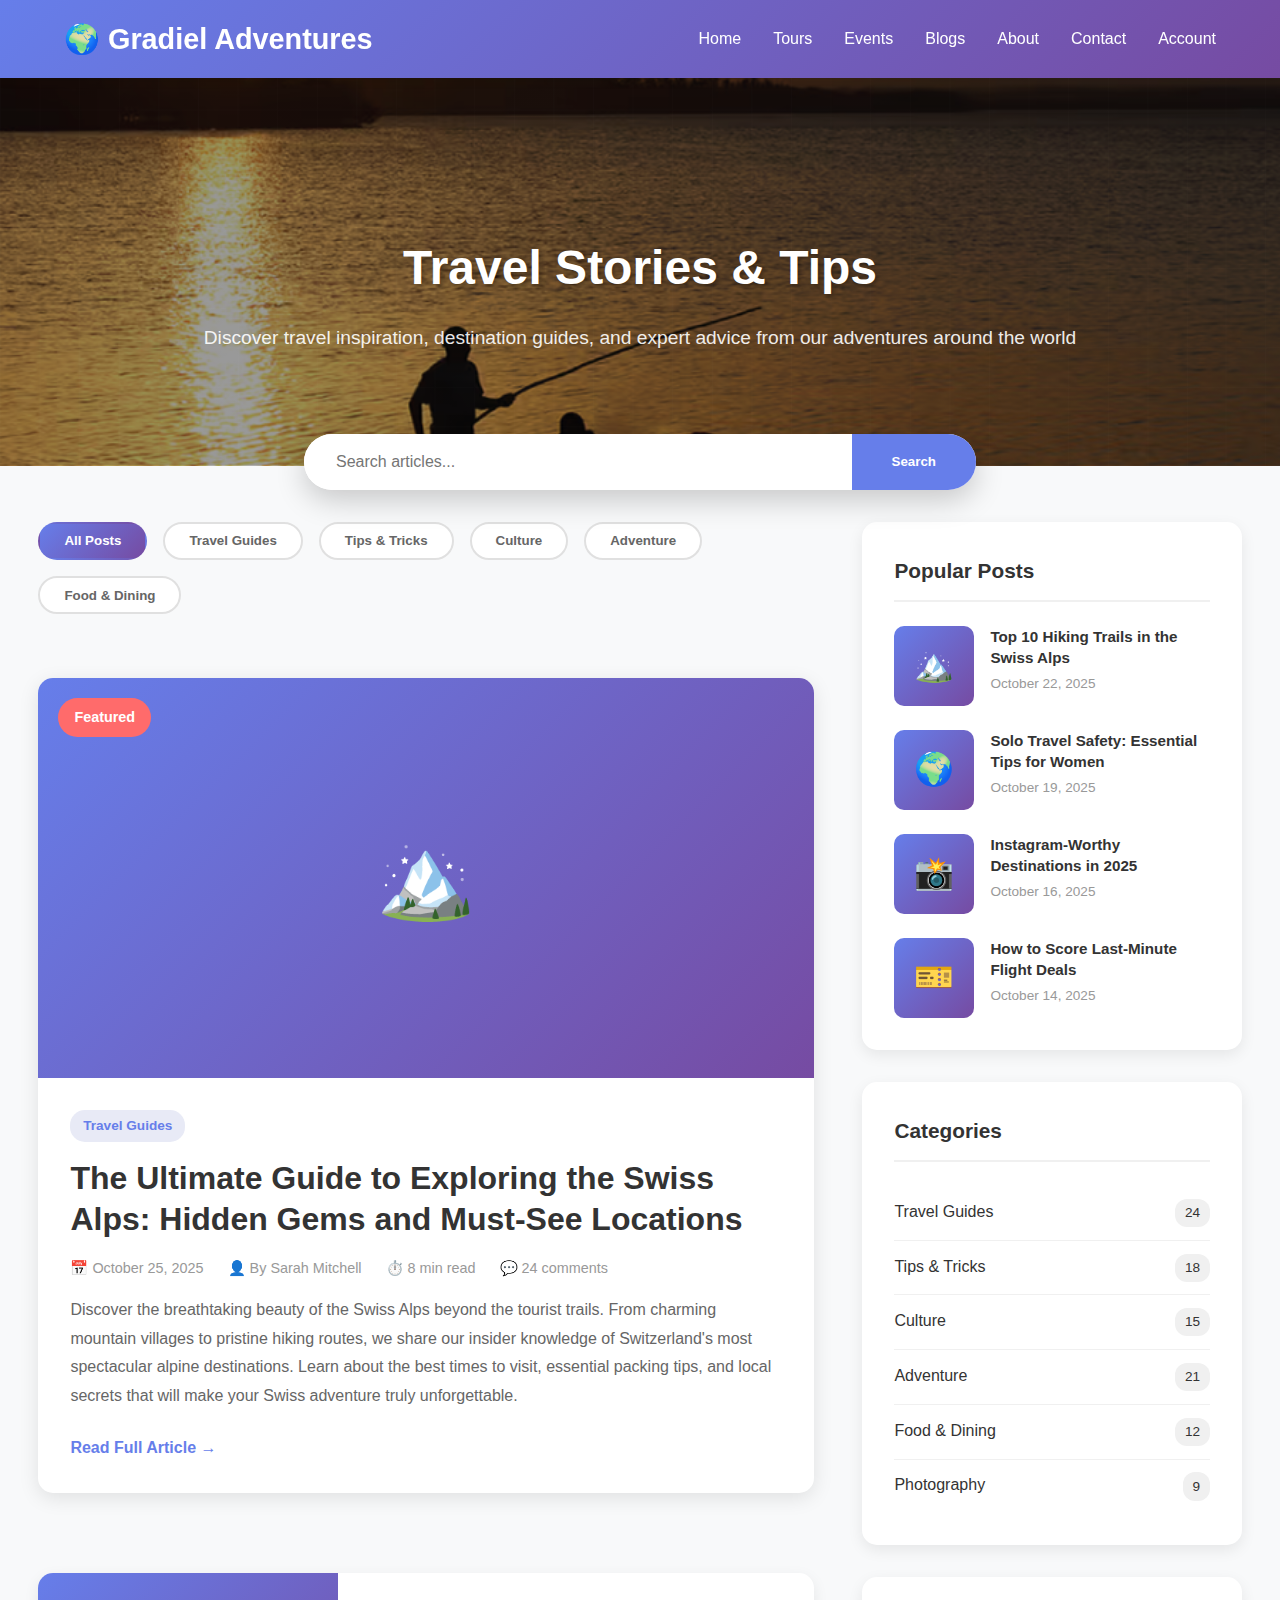
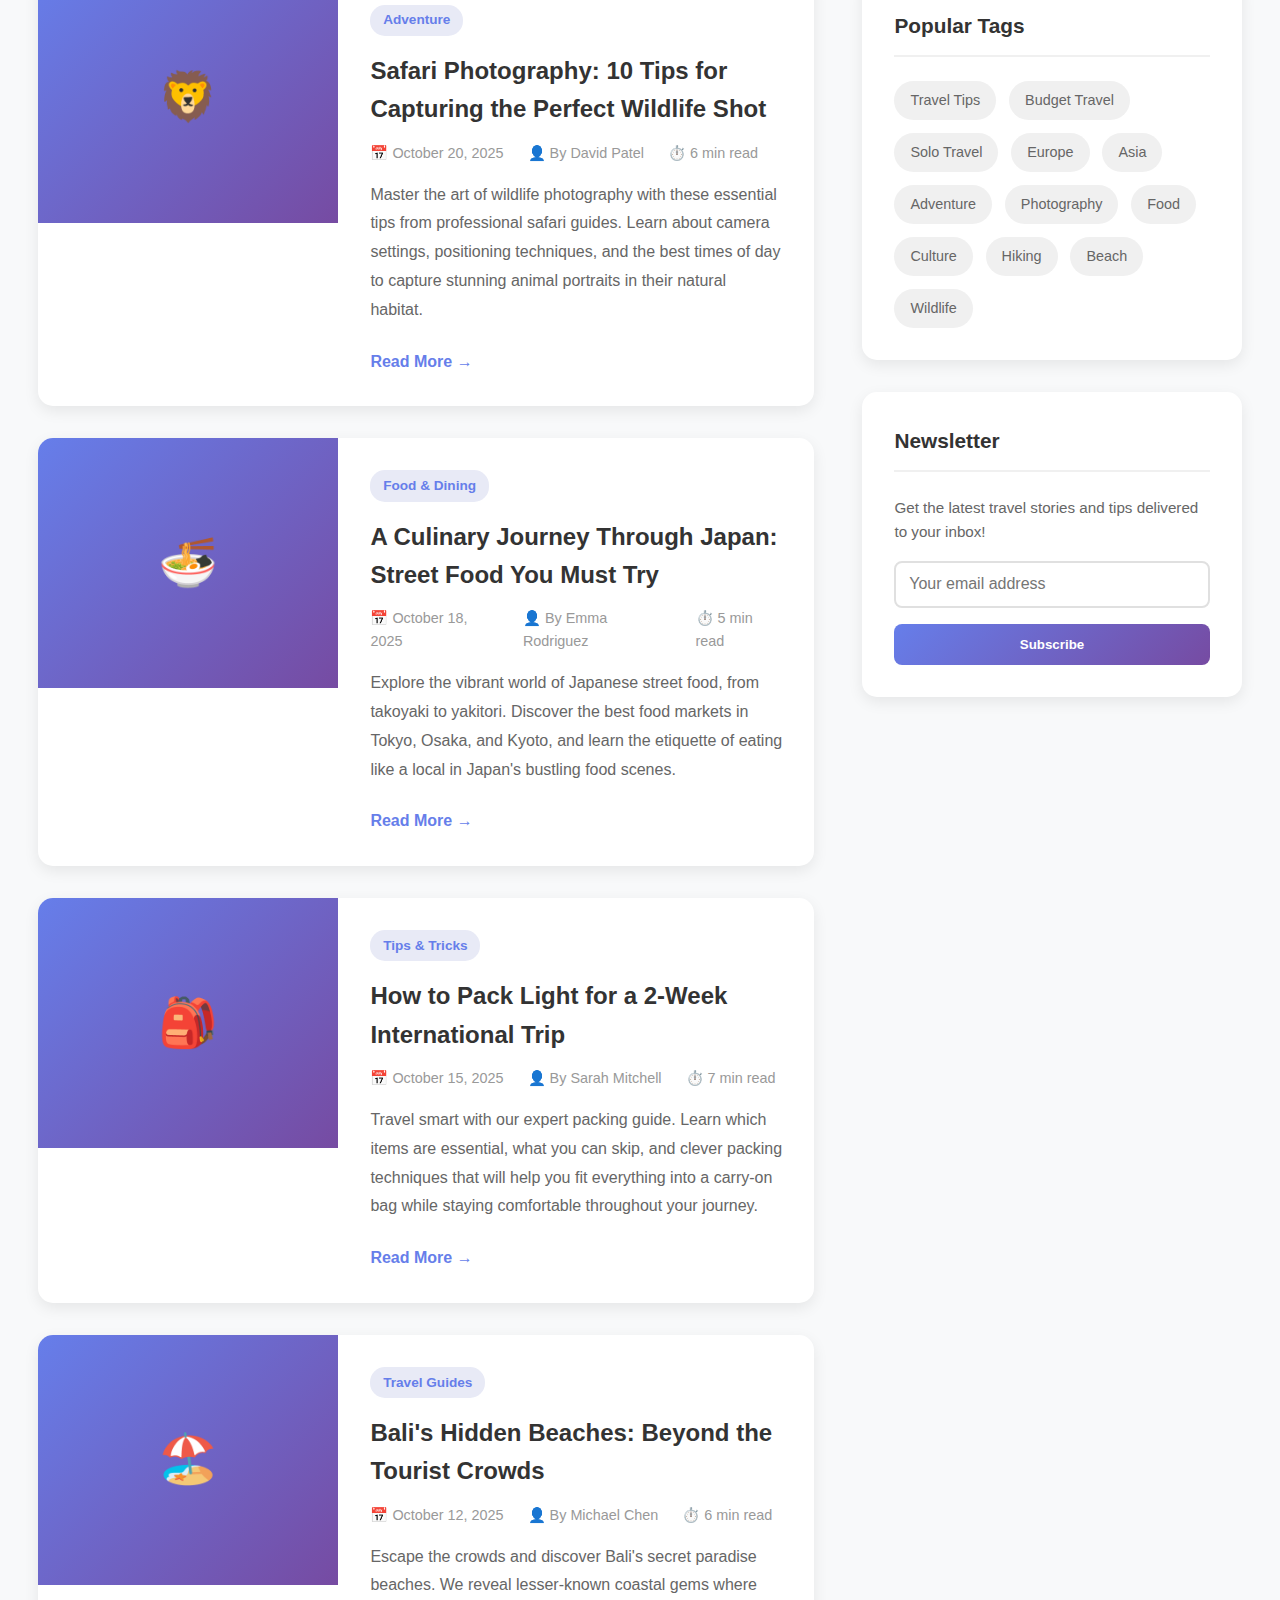
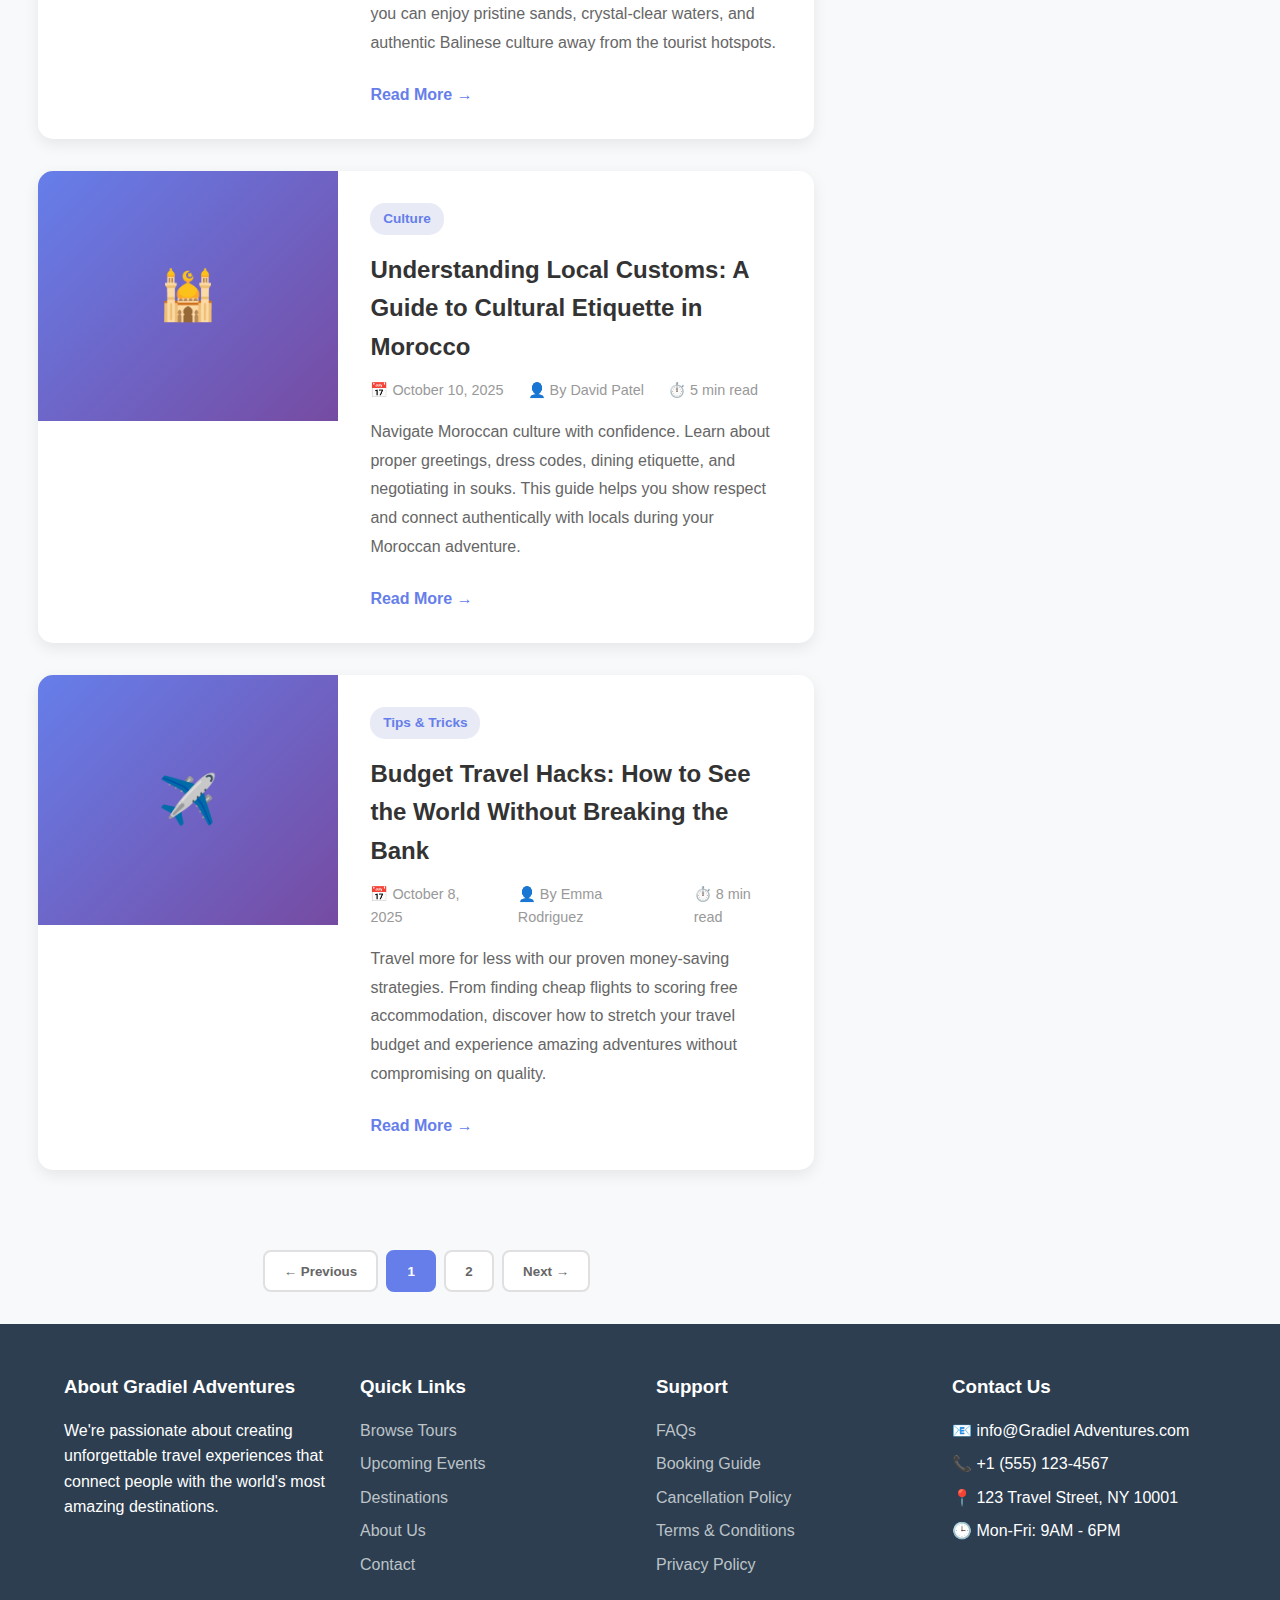
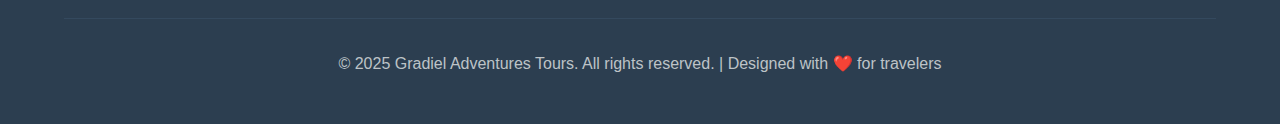
<file: blog.html>
<!DOCTYPE html>
<html lang="en">
<head>
    <meta charset="UTF-8">
    <meta name="viewport" content="width=device-width, initial-scale=1.0">
    <title>Travel Blog - Gradiel Adventures</title>
    <link rel="stylesheet" href="blog.css">
</head>
<body>
    <!-- Navigation -->
    <nav>
        <div class="nav-container">
            <a href="index.html" class="logo">🌍 Gradiel Adventures</a>
            <div class="menu-toggle" onclick="toggleMenu()">
                <span></span>
                <span></span>
                <span></span>
            </div>
            <ul class="nav-links" id="navLinks">
                <li class="active"><a href="index.html" onclick="closeMenu()">Home</a></li>
                <li><a href="tours.html" onclick="closeMenu()">Tours</a></li>
                <li><a href="events.html" onclick="closeMenu()">Events</a></li>
                <li><a href="blog.html" onclick="closeMenu()">Blogs</a></li>
                <li><a href="about.html" onclick="closeMenu()">About</a></li>
                <li><a href="contact.html" onclick="closeMenu()">Contact</a></li>
                <li><a href="account.html" onclick="closeMenu()">Account</a></li>
            </ul>
        </div>
    </nav>

    <!-- Hero Section -->
    <section class="hero" id="home">
        <div class="hero-content">
            <h1>Travel Stories & Tips</h1>
            <p>Discover travel inspiration, destination guides, and expert advice from our adventures around the world</p>
        </div>
    </section>

    <!-- Search Section -->
    <section class="search-section">
        <div class="search-bar">
            <input type="text" class="search-input" placeholder="Search articles...">
            <button class="search-btn">Search</button>
        </div>
    </section>

    <!-- Main Content -->
    <div class="main-content">
        <!-- Blog Posts Area -->
        <div class="blog-posts">
            <!-- Category Filters -->
            <div class="category-filters">
                <button class="category-btn active" onclick="filterCategory('all', this)">All Posts</button>
                <button class="category-btn" onclick="filterCategory('guides', this)">Travel Guides</button>
                <button class="category-btn" onclick="filterCategory('tips', this)">Tips & Tricks</button>
                <button class="category-btn" onclick="filterCategory('culture', this)">Culture</button>
                <button class="category-btn" onclick="filterCategory('adventure', this)">Adventure</button>
                <button class="category-btn" onclick="filterCategory('food', this)">Food & Dining</button>
            </div>

            <!-- Featured Post -->
            <article class="featured-post" onclick="openPost('featured')">
                <div class="featured-image">
                    🏔️
                    <span class="featured-badge">Featured</span>
                </div>
                <div class="featured-content">
                    <span class="post-category">Travel Guides</span>
                    <h2 class="post-title">The Ultimate Guide to Exploring the Swiss Alps: Hidden Gems and Must-See Locations</h2>
                    <div class="post-meta">
                        <span class="meta-item">📅 October 25, 2025</span>
                        <span class="meta-item">👤 By Sarah Mitchell</span>
                        <span class="meta-item">⏱️ 8 min read</span>
                        <span class="meta-item">💬 24 comments</span>
                    </div>
                    <p class="post-excerpt">Discover the breathtaking beauty of the Swiss Alps beyond the tourist trails. From charming mountain villages to pristine hiking routes, we share our insider knowledge of Switzerland's most spectacular alpine destinations. Learn about the best times to visit, essential packing tips, and local secrets that will make your Swiss adventure truly unforgettable.</p>
                    <a href="#" class="read-more">Read Full Article →</a>
                </div>
            </article>

            <!-- Blog Post Cards -->
            <article class="blog-card" onclick="openPost(1)">
                <div class="blog-image">🦁</div>
                <div class="blog-content">
                    <span class="post-category">Adventure</span>
                    <h3 class="blog-title">Safari Photography: 10 Tips for Capturing the Perfect Wildlife Shot</h3>
                    <div class="post-meta">
                        <span class="meta-item">📅 October 20, 2025</span>
                        <span class="meta-item">👤 By David Patel</span>
                        <span class="meta-item">⏱️ 6 min read</span>
                    </div>
                    <p class="post-excerpt">Master the art of wildlife photography with these essential tips from professional safari guides. Learn about camera settings, positioning techniques, and the best times of day to capture stunning animal portraits in their natural habitat.</p>
                    <a href="#" class="read-more">Read More →</a>
                </div>
            </article>

            <article class="blog-card" onclick="openPost(2)">
                <div class="blog-image">🍜</div>
                <div class="blog-content">
                    <span class="post-category">Food & Dining</span>
                    <h3 class="blog-title">A Culinary Journey Through Japan: Street Food You Must Try</h3>
                    <div class="post-meta">
                        <span class="meta-item">📅 October 18, 2025</span>
                        <span class="meta-item">👤 By Emma Rodriguez</span>
                        <span class="meta-item">⏱️ 5 min read</span>
                    </div>
                    <p class="post-excerpt">Explore the vibrant world of Japanese street food, from takoyaki to yakitori. Discover the best food markets in Tokyo, Osaka, and Kyoto, and learn the etiquette of eating like a local in Japan's bustling food scenes.</p>
                    <a href="#" class="read-more">Read More →</a>
                </div>
            </article>

            <article class="blog-card" onclick="openPost(3)">
                <div class="blog-image">🎒</div>
                <div class="blog-content">
                    <span class="post-category">Tips & Tricks</span>
                    <h3 class="blog-title">How to Pack Light for a 2-Week International Trip</h3>
                    <div class="post-meta">
                        <span class="meta-item">📅 October 15, 2025</span>
                        <span class="meta-item">👤 By Sarah Mitchell</span>
                        <span class="meta-item">⏱️ 7 min read</span>
                    </div>
                    <p class="post-excerpt">Travel smart with our expert packing guide. Learn which items are essential, what you can skip, and clever packing techniques that will help you fit everything into a carry-on bag while staying comfortable throughout your journey.</p>
                    <a href="#" class="read-more">Read More →</a>
                </div>
            </article>

            <article class="blog-card" onclick="openPost(4)">
                <div class="blog-image">🏖️</div>
                <div class="blog-content">
                    <span class="post-category">Travel Guides</span>
                    <h3 class="blog-title">Bali's Hidden Beaches: Beyond the Tourist Crowds</h3>
                    <div class="post-meta">
                        <span class="meta-item">📅 October 12, 2025</span>
                        <span class="meta-item">👤 By Michael Chen</span>
                        <span class="meta-item">⏱️ 6 min read</span>
                    </div>
                    <p class="post-excerpt">Escape the crowds and discover Bali's secret paradise beaches. We reveal lesser-known coastal gems where you can enjoy pristine sands, crystal-clear waters, and authentic Balinese culture away from the tourist hotspots.</p>
                    <a href="#" class="read-more">Read More →</a>
                </div>
            </article>

            <article class="blog-card" onclick="openPost(5)">
                <div class="blog-image">🕌</div>
                <div class="blog-content">
                    <span class="post-category">Culture</span>
                    <h3 class="blog-title">Understanding Local Customs: A Guide to Cultural Etiquette in Morocco</h3>
                    <div class="post-meta">
                        <span class="meta-item">📅 October 10, 2025</span>
                        <span class="meta-item">👤 By David Patel</span>
                        <span class="meta-item">⏱️ 5 min read</span>
                    </div>
                    <p class="post-excerpt">Navigate Moroccan culture with confidence. Learn about proper greetings, dress codes, dining etiquette, and negotiating in souks. This guide helps you show respect and connect authentically with locals during your Moroccan adventure.</p>
                    <a href="#" class="read-more">Read More →</a>
                </div>
            </article>

            <article class="blog-card" onclick="openPost(6)">
                <div class="blog-image">✈️</div>
                <div class="blog-content">
                    <span class="post-category">Tips & Tricks</span>
                    <h3 class="blog-title">Budget Travel Hacks: How to See the World Without Breaking the Bank</h3>
                    <div class="post-meta">
                        <span class="meta-item">📅 October 8, 2025</span>
                        <span class="meta-item">👤 By Emma Rodriguez</span>
                        <span class="meta-item">⏱️ 8 min read</span>
                    </div>
                    <p class="post-excerpt">Travel more for less with our proven money-saving strategies. From finding cheap flights to scoring free accommodation, discover how to stretch your travel budget and experience amazing adventures without compromising on quality.</p>
                    <a href="#" class="read-more">Read More →</a>
                </div>
            </article>

            <!-- Pagination -->
            <div class="pagination">
                <button class="page-btn" disabled>← Previous</button>
                <button class="page-btn active">1</button>
                <button class="page-btn">2</button>
                <button class="page-btn">Next →</button>
            </div>
        </div>

        <!-- Sidebar -->
        <aside class="sidebar">
            <!-- Search Widget -->
            <!--<div class="sidebar-widget">
                <h3 class="widget-title">Search Articles</h3>
                <div class="search-bar" style="border-radius: 8px;">
                    <input type="text" class="search-input" placeholder="Search...">
                    <button class="search-btn" style="border-radius: 0 8px 8px 0;">🔍</button>
                </div>
            </div>-->

            <!-- Popular Posts Widget -->
            <div class="sidebar-widget">
                <h3 class="widget-title">Popular Posts</h3>
                <div class="popular-post" onclick="openPost('popular1')">
                    <div class="popular-thumb">🏔️</div>
                    <div class="popular-info">
                        <h4>Top 10 Hiking Trails in the Swiss Alps</h4>
                        <p class="popular-date">October 22, 2025</p>
                    </div>
                </div>
                <div class="popular-post" onclick="openPost('popular2')">
                    <div class="popular-thumb">🌍</div>
                    <div class="popular-info">
                        <h4>Solo Travel Safety: Essential Tips for Women</h4>
                        <p class="popular-date">October 19, 2025</p>
                    </div>
                </div>
                <div class="popular-post" onclick="openPost('popular3')">
                    <div class="popular-thumb">📸</div>
                    <div class="popular-info">
                        <h4>Instagram-Worthy Destinations in 2025</h4>
                        <p class="popular-date">October 16, 2025</p>
                    </div>
                </div>
                <div class="popular-post" onclick="openPost('popular4')">
                    <div class="popular-thumb">🎫</div>
                    <div class="popular-info">
                        <h4>How to Score Last-Minute Flight Deals</h4>
                        <p class="popular-date">October 14, 2025</p>
                    </div>
                </div>
            </div>

            <!-- Categories Widget -->
            <div class="sidebar-widget">
                <h3 class="widget-title">Categories</h3>
                <ul class="category-list">
                    <li class="category-item">
                        <span>Travel Guides</span>
                        <span class="category-count">24</span>
                    </li>
                    <li class="category-item">
                        <span>Tips & Tricks</span>
                        <span class="category-count">18</span>
                    </li>
                    <li class="category-item">
                        <span>Culture</span>
                        <span class="category-count">15</span>
                    </li>
                    <li class="category-item">
                        <span>Adventure</span>
                        <span class="category-count">21</span>
                    </li>
                    <li class="category-item">
                        <span>Food & Dining</span>
                        <span class="category-count">12</span>
                    </li>
                    <li class="category-item">
                        <span>Photography</span>
                        <span class="category-count">9</span>
                    </li>
                </ul>
            </div>

            <!-- Tags Widget -->
            <div class="sidebar-widget">
                <h3 class="widget-title">Popular Tags</h3>
                <div class="tags-cloud">
                    <a href="#" class="tag">Travel Tips</a>
                    <a href="#" class="tag">Budget Travel</a>
                    <a href="#" class="tag">Solo Travel</a>
                    <a href="#" class="tag">Europe</a>
                    <a href="#" class="tag">Asia</a>
                    <a href="#" class="tag">Adventure</a>
                    <a href="#" class="tag">Photography</a>
                    <a href="#" class="tag">Food</a>
                    <a href="#" class="tag">Culture</a>
                    <a href="#" class="tag">Hiking</a>
                    <a href="#" class="tag">Beach</a>
                    <a href="#" class="tag">Wildlife</a>
                </div>
            </div>

            <!-- Newsletter Widget -->
            <div class="sidebar-widget">
                <h3 class="widget-title">Newsletter</h3>
                <p style="color: #666; margin-bottom: 1rem; font-size: 0.95rem;">Get the latest travel stories and tips delivered to your inbox!</p>
                <form class="newsletter-form" onsubmit="handleNewsletter(event)">
                    <input type="email" class="newsletter-input" placeholder="Your email address" required>
                    <button type="submit" class="newsletter-btn">Subscribe</button>
                </form>
            </div>
        </aside>
    </div>

    <!-- Footer -->
    <footer>
        <div class="footer-container">
            <div class="footer-section">
                <h3>About Gradiel Adventures</h3>
                <p>We're passionate about creating unforgettable travel experiences that connect people with the world's most amazing destinations.</p>
            </div>
            <div class="footer-section">
                <h3>Quick Links</h3>
                <ul>
                    <li><a href="#tours">Browse Tours</a></li>
                    <li><a href="#events">Upcoming Events</a></li>
                    <li><a href="#destinations">Destinations</a></li>
                    <li><a href="#about">About Us</a></li>
                    <li><a href="#contact">Contact</a></li>
                </ul>
            </div>
            <div class="footer-section">
                <h3>Support</h3>
                <ul>
                    <li><a href="#">FAQs</a></li>
                    <li><a href="#">Booking Guide</a></li>
                    <li><a href="#">Cancellation Policy</a></li>
                    <li><a href="#">Terms & Conditions</a></li>
                    <li><a href="#">Privacy Policy</a></li>
                </ul>
            </div>
            <div class="footer-section">
                <h3>Contact Us</h3>
                <ul>
                    <li>📧 info@Gradiel Adventures.com</li>
                    <li>📞 +1 (555) 123-4567</li>
                    <li>📍 123 Travel Street, NY 10001</li>
                    <li>🕒 Mon-Fri: 9AM - 6PM</li>
                </ul>
            </div>
        </div>
        <div class="footer-bottom">
            <p>&copy; 2025 Gradiel Adventures Tours. All rights reserved. | Designed with ❤️ for travelers</p>
        </div>
    </footer>

    <script>
        // Parallax Effect for Hero
        window.addEventListener('scroll', function() {
            const scrolled = window.pageYOffset;
            const hero = document.querySelector('.hero');
            const heroContent = document.querySelector('.hero-content');
            
            if (hero && heroContent) {
                heroContent.style.transform = `translateY(${scrolled * 0.5}px)`;
            }
        });

        // Filter categories
        function filterCategory(category, button) {
            // Update active button
            document.querySelectorAll('.category-btn').forEach(btn => {
                btn.classList.remove('active');
            });
            button.classList.add('active');
            
            alert(`Filtering by: ${category}`);
            // In real implementation, this would filter the blog posts
        }

        // Open blog post
        function openPost(postId) {
            alert(`Opening blog post: ${postId}\nThis would navigate to the full article page.`);
            // In real implementation: window.location.href = `blog-post.html?id=${postId}`;
        }

        // Handle newsletter subscription
        function handleNewsletter(event) {
            event.preventDefault();
            const email = event.target.querySelector('input').value;
            alert(`Thank you for subscribing!\nYou'll receive our latest travel stories`);
        }
    </script>
    <script src="menu.js"></script>
</body>
</html>
</file>
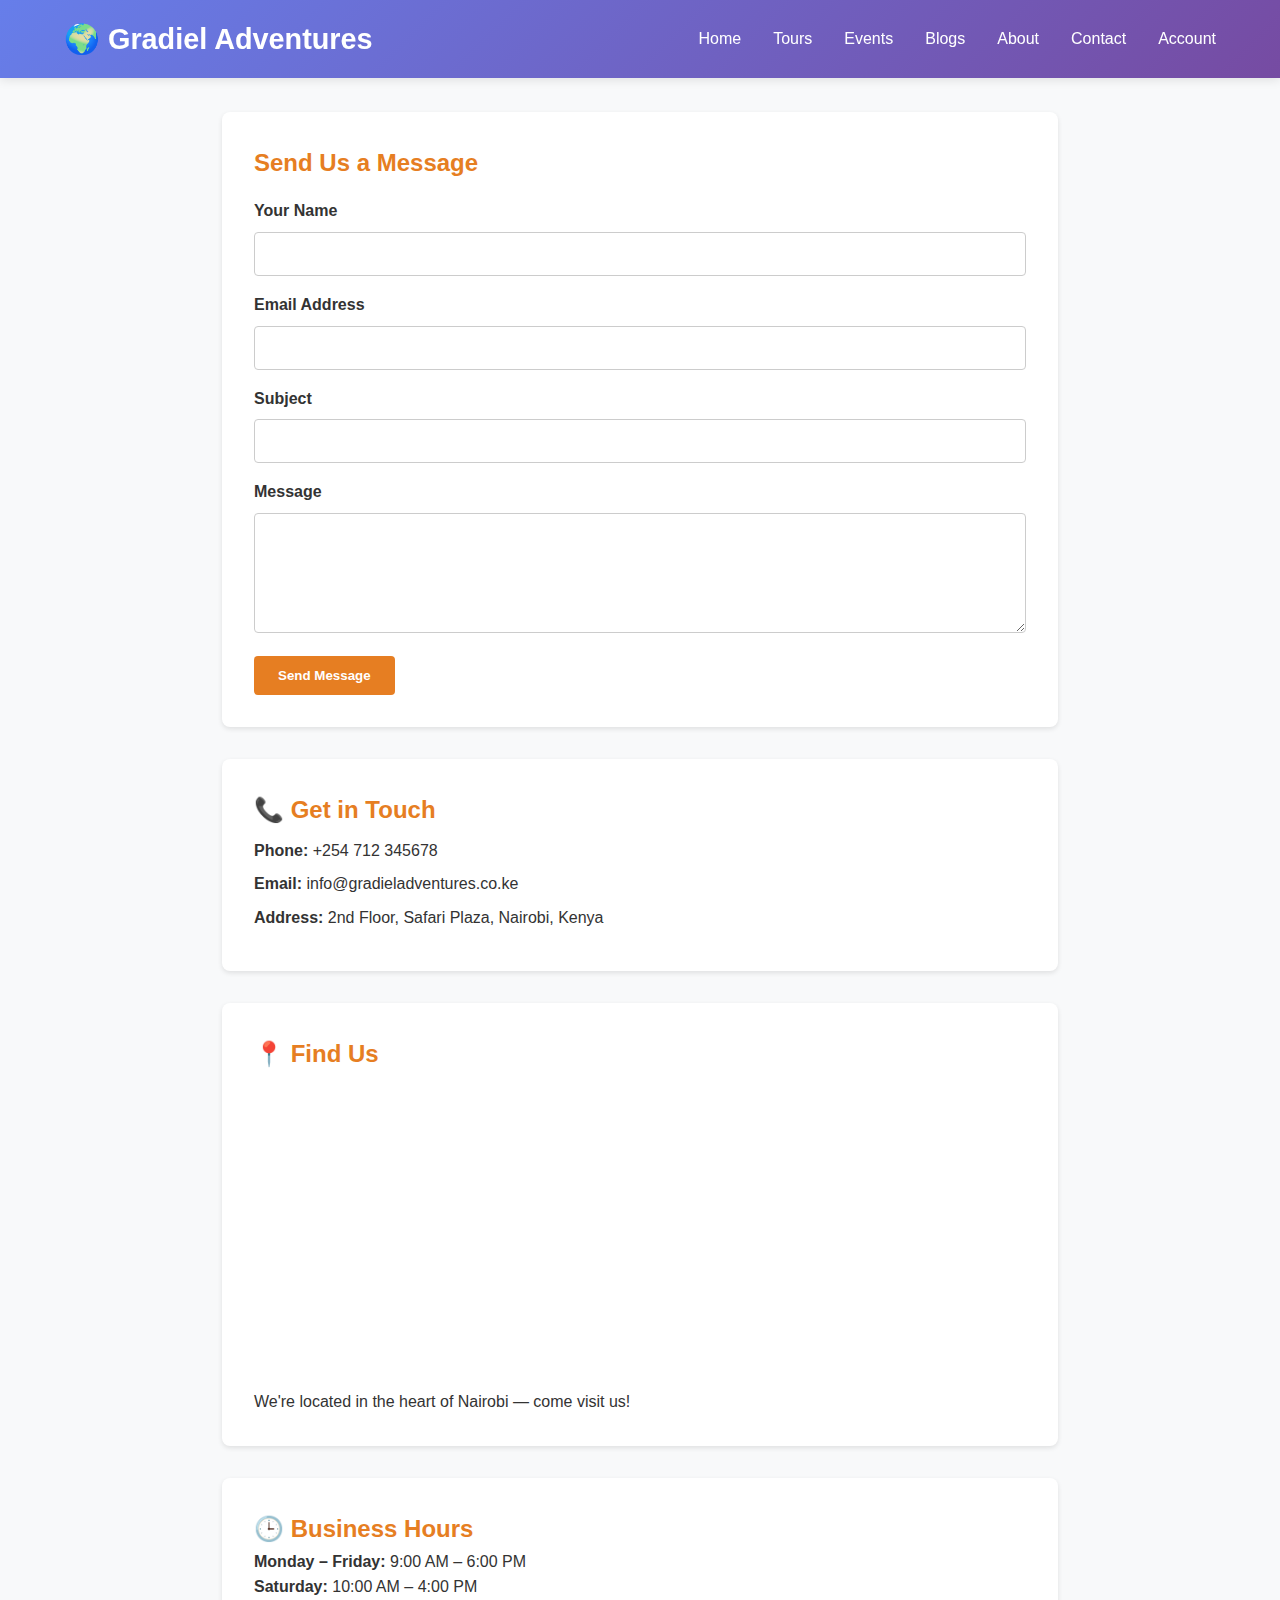
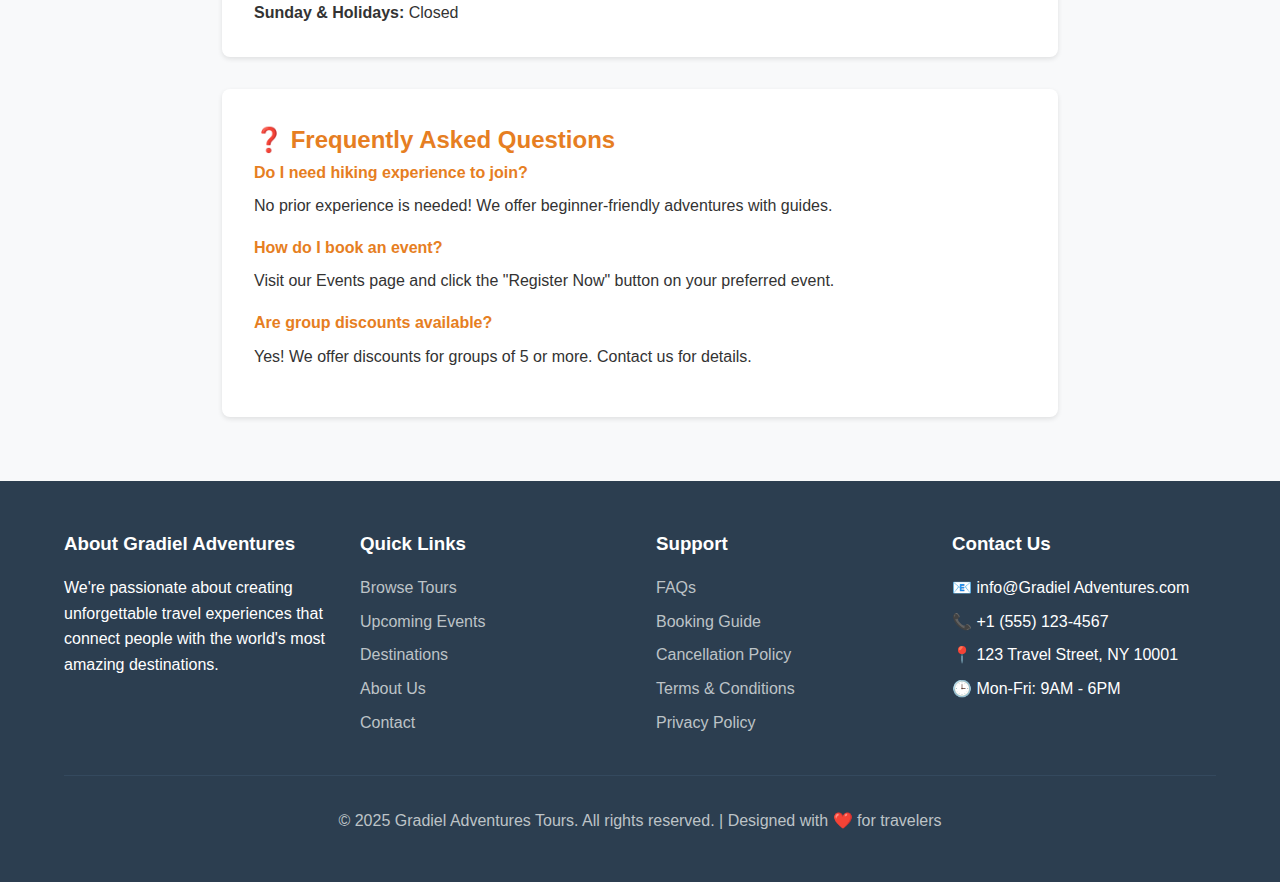
<file: contact.html>
<!DOCTYPE html>
<html lang="en">
<head>
  <meta charset="UTF-8" />
  <meta name="viewport" content="width=device-width, initial-scale=1.0"/>
  <title>Contact Us | Gradiel Adventures</title>
  <link rel="stylesheet" href="tours.css">
  <style>
    :root {
      --primary: #2c3e50;
      --accent: #e67e22;
      --bg: #f4f4f4;
      --white: #fff;
      --shadow: rgba(0, 0, 0, 0.1);
    }

    .container {
      max-width: 900px;
      margin: auto;
      padding: 2rem;
      margin-top: 80px;
    }

    section {
      background: var(--white);
      padding: 2rem;
      margin-bottom: 2rem;
      box-shadow: 0 2px 5px var(--shadow);
      border-radius: 8px;
    }

    h2 {
      margin-top: 0;
      color: var(--accent);
    }

    label {
      display: block;
      margin: 1rem 0 0.5rem;
      font-weight: bold;
    }

    input, textarea {
      width: 100%;
      padding: 0.75rem;
      border: 1px solid #ccc;
      border-radius: 4px;
      font-size: 1rem;
    }

    textarea {
      resize: vertical;
      min-height: 120px;
    }

    .submit-btn {
      background: var(--accent);
      color: var(--white);
      padding: 0.75rem 1.5rem;
      border: none;
      border-radius: 4px;
      cursor: pointer;
      font-weight: bold;
      margin-top: 1rem;
      transition: background 0.3s ease;
    }

    .submit-btn:hover {
      background: #d35400;
    }

    .contact-info p {
      margin: 0.5rem 0;
    }

    iframe {
      width: 100%;
      height: 300px;
      border: none;
      border-radius: 8px;
    }

    .faq-item {
      margin-bottom: 1rem;
    }

    .faq-item h4 {
      margin: 0;
      color: var(--accent);
    }

    .faq-item p {
      margin: 0.5rem 0 0;
    }

    @media (max-width: 600px) {
      .container {
        padding: 1rem;
      }
    }
  </style>
</head>
<body>
    <!-- Navigation -->
    <nav>
      <div class="nav-container">
          <a href="index.html" class="logo">🌍 Gradiel Adventures</a>
          <div class="menu-toggle" onclick="toggleMenu()">
              <span></span>
              <span></span>
              <span></span>
          </div>
          <ul class="nav-links" id="navLinks">
              <li class="active"><a href="index.html" onclick="closeMenu()">Home</a></li>
              <li><a href="tours.html" onclick="closeMenu()">Tours</a></li>
              <li><a href="events.html" onclick="closeMenu()">Events</a></li>
              <li><a href="blog.html" onclick="closeMenu()">Blogs</a></li>
              <li><a href="about.html" onclick="closeMenu()">About</a></li>
              <li><a href="contact.html" onclick="closeMenu()">Contact</a></li>
              <li><a href="account.html" onclick="closeMenu()">Account</a></li>
          </ul>
      </div>
  </nav>

    <div class="container">
    <!-- Contact Form -->
    <section>
      <h2>Send Us a Message</h2>
      <form>
        <label for="name">Your Name</label>
        <input type="text" id="name" name="name" required />

        <label for="email">Email Address</label>
        <input type="email" id="email" name="email" required />

        <label for="subject">Subject</label>
        <input type="text" id="subject" name="subject" />

        <label for="message">Message</label>
        <textarea id="message" name="message" required></textarea>

        <button type="submit" class="submit-btn">Send Message</button>
      </form>
    </section>

    <!-- Contact Info -->
    <section class="contact-info">
      <h2>📞 Get in Touch</h2>
      <p><strong>Phone:</strong> +254 712 345678</p>
      <p><strong>Email:</strong> info@gradieladventures.co.ke</p>
      <p><strong>Address:</strong> 2nd Floor, Safari Plaza, Nairobi, Kenya</p>
    </section>

    <!-- Map -->
    <section>
      <h2>📍 Find Us</h2>
      <iframe src="https://www.google.com/maps/embed?pb=!1m18!..." allowfullscreen></iframe>
      <p style="margin-top: 0.5rem;">We're located in the heart of Nairobi — come visit us!</p>
    </section>

    <!-- Business Hours -->
    <section>
      <h2>🕒 Business Hours</h2>
      <p><strong>Monday – Friday:</strong> 9:00 AM – 6:00 PM</p>
      <p><strong>Saturday:</strong> 10:00 AM – 4:00 PM</p>
      <p><strong>Sunday & Holidays:</strong> Closed</p>
    </section>

    <!-- FAQ -->
    <section>
      <h2>❓ Frequently Asked Questions</h2>
      <div class="faq-item">
        <h4>Do I need hiking experience to join?</h4>
        <p>No prior experience is needed! We offer beginner-friendly adventures with guides.</p>
      </div>
      <div class="faq-item">
        <h4>How do I book an event?</h4>
        <p>Visit our Events page and click the "Register Now" button on your preferred event.</p>
      </div>
      <div class="faq-item">
        <h4>Are group discounts available?</h4>
        <p>Yes! We offer discounts for groups of 5 or more. Contact us for details.</p>
      </div>
    </section>
  </div>

  <!-- Footer -->
  <footer>
    <div class="footer-container">
        <div class="footer-section">
            <h3>About Gradiel Adventures</h3>
            <p>We're passionate about creating unforgettable travel experiences that connect people with the world's most amazing destinations.</p>
        </div>
        <div class="footer-section">
            <h3>Quick Links</h3>
            <ul>
                <li><a href="#tours">Browse Tours</a></li>
                <li><a href="#events">Upcoming Events</a></li>
                <li><a href="#destinations">Destinations</a></li>
                <li><a href="#about">About Us</a></li>
                <li><a href="#contact">Contact</a></li>
            </ul>
        </div>
        <div class="footer-section">
            <h3>Support</h3>
            <ul>
                <li><a href="#">FAQs</a></li>
                <li><a href="#">Booking Guide</a></li>
                <li><a href="#">Cancellation Policy</a></li>
                <li><a href="#">Terms & Conditions</a></li>
                <li><a href="#">Privacy Policy</a></li>
            </ul>
        </div>
        <div class="footer-section">
            <h3>Contact Us</h3>
            <ul>
                <li>📧 info@Gradiel Adventures.com</li>
                <li>📞 +1 (555) 123-4567</li>
                <li>📍 123 Travel Street, NY 10001</li>
                <li>🕒 Mon-Fri: 9AM - 6PM</li>
            </ul>
        </div>
    </div>
    <div class="footer-bottom">
        <p>&copy; 2025 Gradiel Adventures Tours. All rights reserved. | Designed with ❤️ for travelers</p>
    </div>
</footer>
<script src="menu.js"></script>
</body>
</html>
</file>
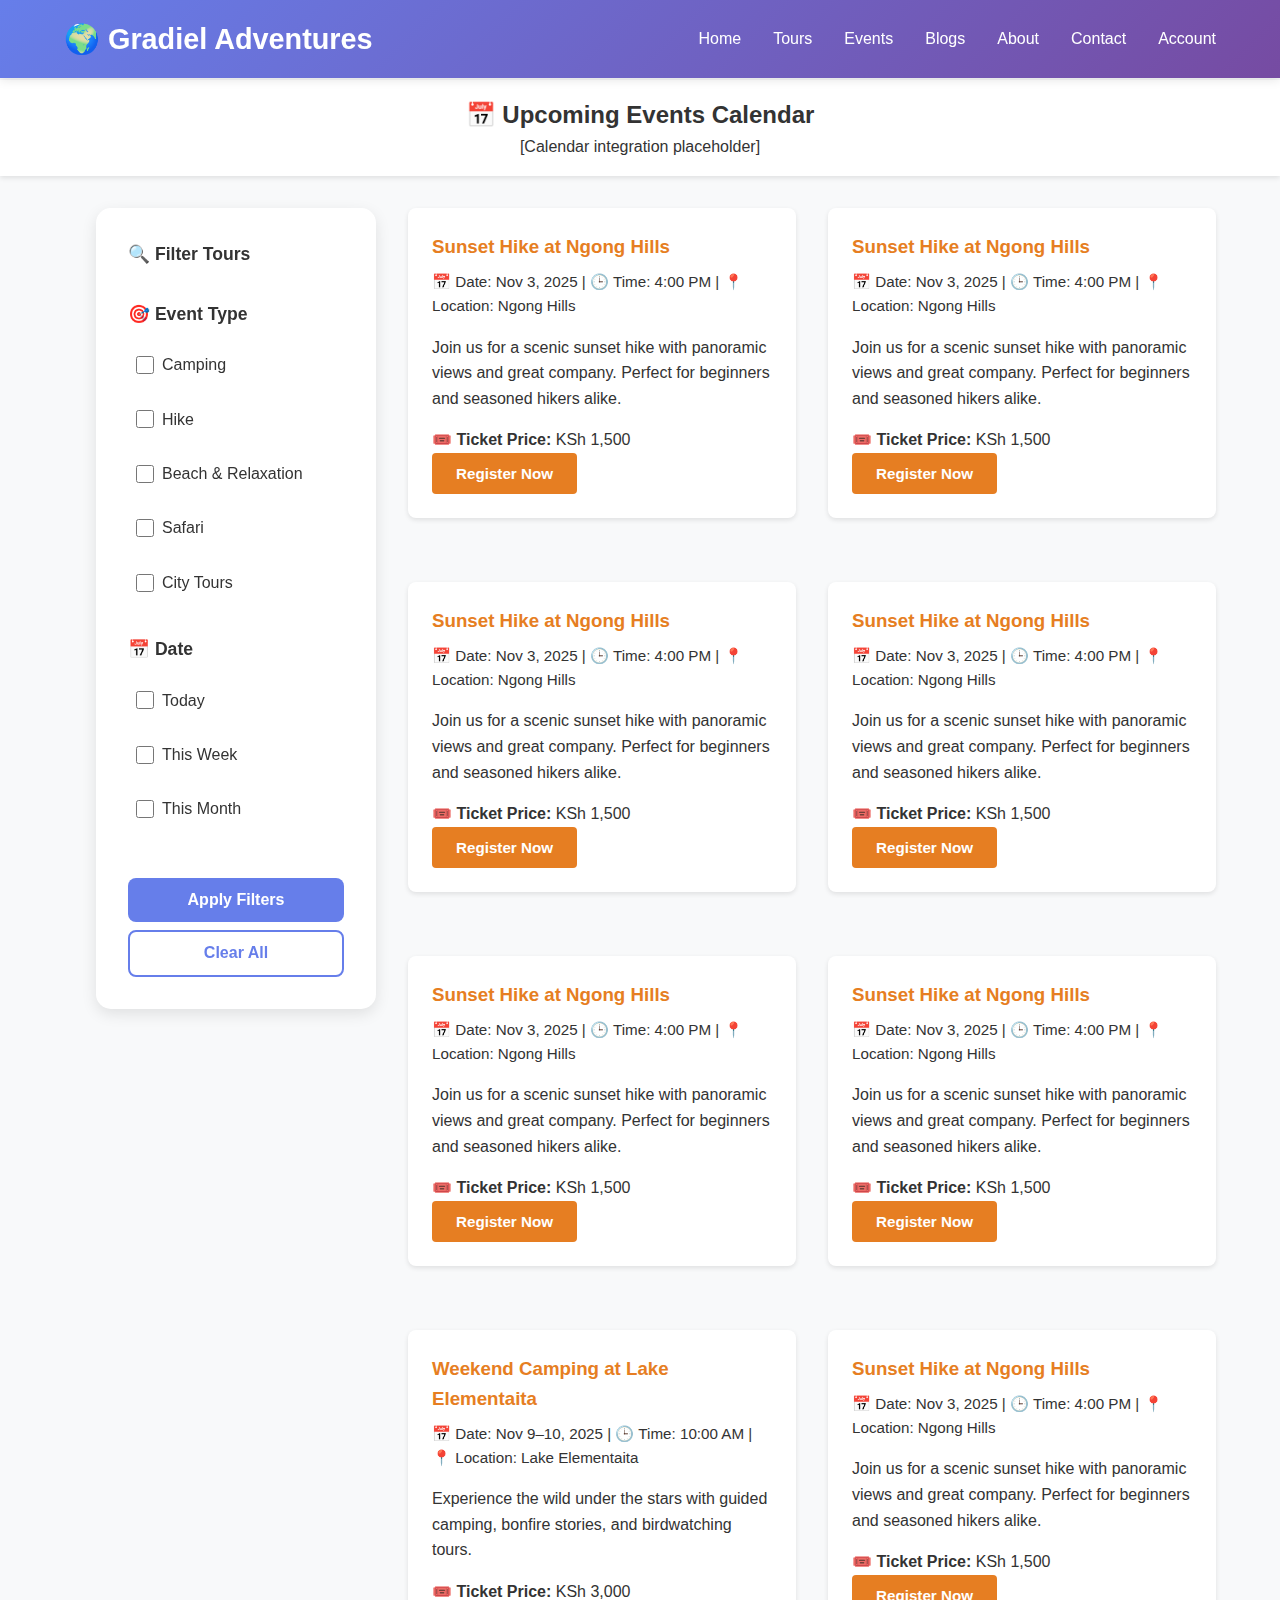
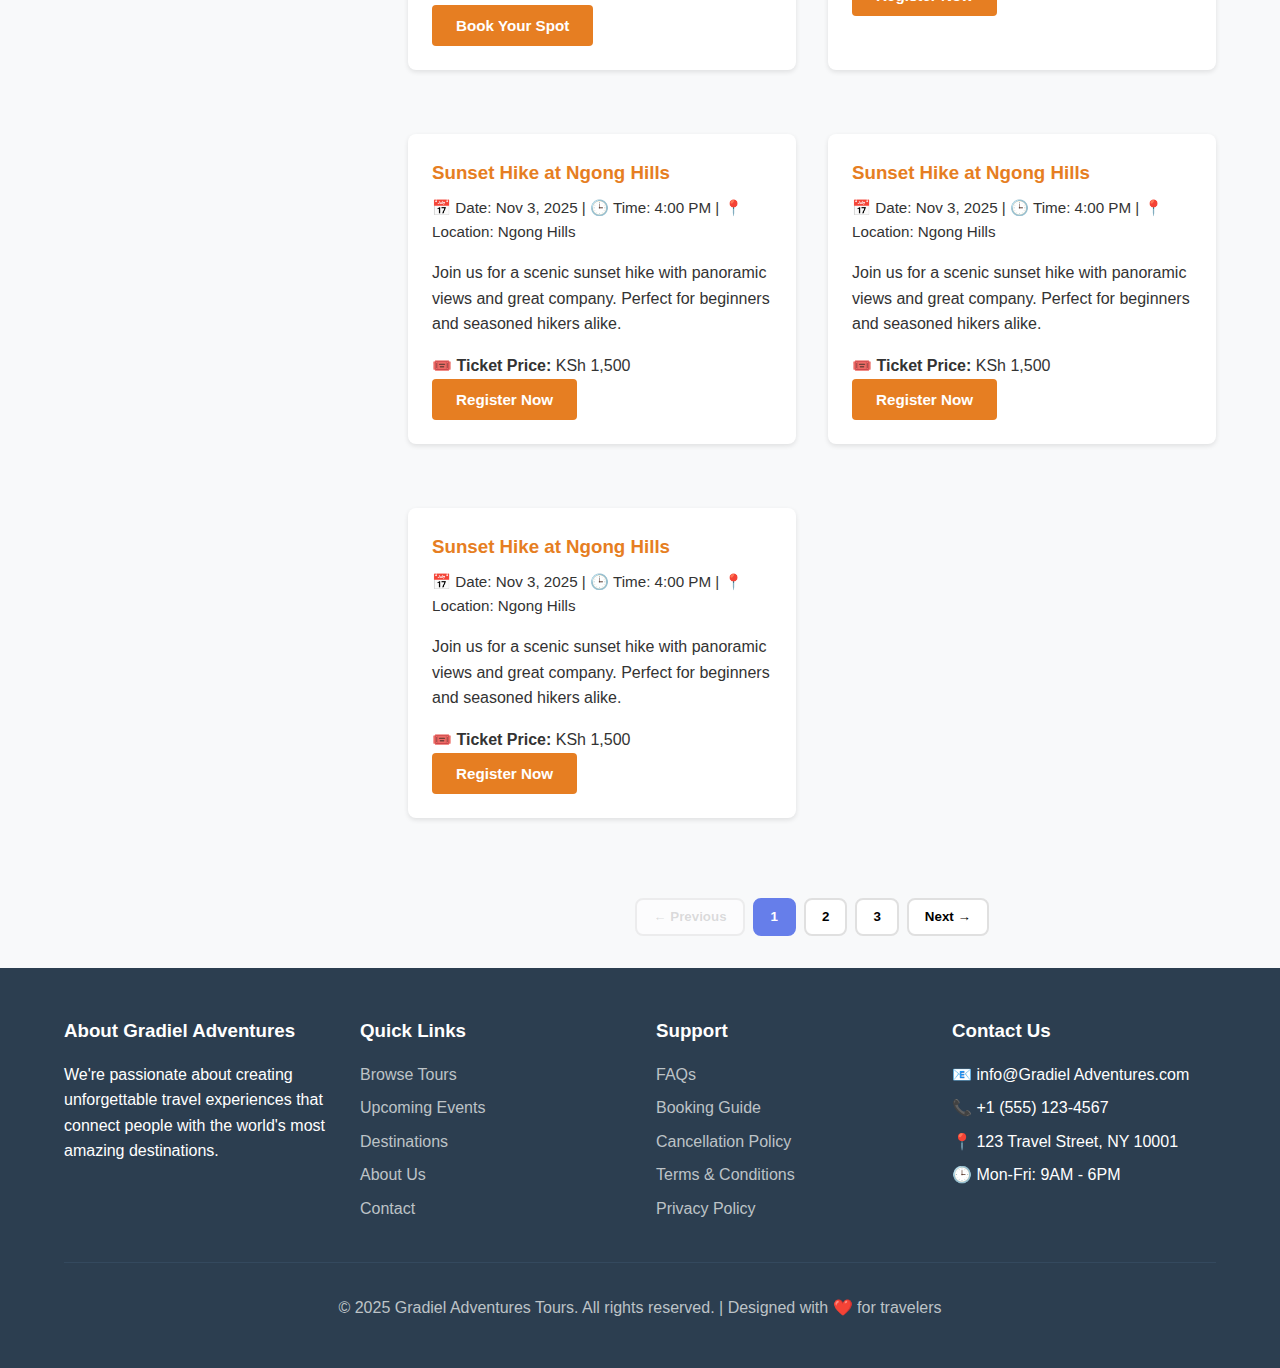
<file: events.html>
<!DOCTYPE html>
<html lang="en">
<head>
    <meta charset="UTF-8" />
    <meta name="viewport" content="width=device-width, initial-scale=1.0" />
    <title>Gradiel Adventures | Events</title>
    <link rel="stylesheet" href="tours.css">
</head>
<body>
    <!-- Navigation -->
    <nav>
        <div class="nav-container">
            <a href="index.html" class="logo">🌍 Gradiel Adventures</a>
            <div class="menu-toggle" onclick="toggleMenu()">
                <span></span>
                <span></span>
                <span></span>
            </div>
            <ul class="nav-links" id="navLinks">
                <li class="active"><a href="index.html" onclick="closeMenu()">Home</a></li>
                <li><a href="tours.html" onclick="closeMenu()">Tours</a></li>
                <li><a href="events.html" onclick="closeMenu()">Events</a></li>
                <li><a href="blog.html" onclick="closeMenu()">Blogs</a></li>
                <li><a href="about.html" onclick="closeMenu()">About</a></li>
                <li><a href="contact.html" onclick="closeMenu()">Contact</a></li>
                <li><a href="account.html" onclick="closeMenu()">Account</a></li>
            </ul>
        </div>
    </nav>

    <!-- Page Header -->
    <section class="calendar">
        <h2>📅 Upcoming Events Calendar</h2>
        <p>[Calendar integration placeholder]</p>
    </section>

    <!-- Main Content -->
    <div class="main-content">
        <!-- Sidebar Filters -->
        <!-- Add this right before the sidebar -->
        <button class="filter-toggle-btn" onclick="toggleFilters()">
            <span>🔍 Filters & Sort</span>
            <span class="icon">▼</span>
        </button>

        <!-- Add overlay div before closing body tag -->
        <div class="filter-overlay" id="filterOverlay" onclick="toggleFilters()"></div>

        <!-- Update your sidebar to include filter actions wrapper -->
        <aside class="sidebar" id="filterSidebar">
            <div class="filter-section">
                <h3>🔍 Filter Tours</h3>
            </div>

            <div class="filter-section">
                <h3>🎯 Event Type</h3>
                <div class="filter-group">
                    <label>
                        <input type="checkbox" name="type" value="adventure">
                        <span>Camping</span>
                    </label>
                </div>
                <div class="filter-group">
                    <label>
                        <input type="checkbox" name="type" value="cultural">
                        <span>Hike</span>
                    </label>
                </div>
                <div class="filter-group">
                    <label>
                        <input type="checkbox" name="type" value="beach">
                        <span>Beach & Relaxation</span>
                    </label>
                </div>
                <div class="filter-group">
                    <label>
                        <input type="checkbox" name="type" value="wildlife">
                        <span>Safari</span>
                    </label>
                </div>
                <div class="filter-group">
                    <label>
                        <input type="checkbox" name="type" value="city">
                        <span>City Tours</span>
                    </label>
                </div>
            </div>

            <div class="filter-section">
                <h3>📅 Date</h3>
                <div class="filter-group">
                    <label>
                        <input type="checkbox" name="duration" value="1-3">
                        <span>Today</span>
                    </label>
                </div>
                <div class="filter-group">
                    <label>
                        <input type="checkbox" name="duration" value="4-7">
                        <span>This Week</span>
                    </label>
                </div>
                <div class="filter-group">
                    <label>
                        <input type="checkbox" name="duration" value="8-14">
                        <span>This Month</span>
                    </label>
                </div>
            </div>

            <!-- Wrap the buttons in a container for mobile -->
            <div class="filter-actions">
                <button class="filter-button" onclick="applyFilters()">Apply Filters</button>
                <button class="clear-filters" onclick="clearFilters()">Clear All</button>
            </div>
        </aside>

        <!-- Tours Content -->
        <div class="tours-content">
           <!--- <div class="tours-header">
                <div class="results-info">
                    Showing <strong>1-12</strong> of <strong>89 tours</strong>
                </div>
                <div class="view-sort-controls">
                    <div class="view-toggle">
                        <button class="view-btn active" onclick="toggleView('grid')">⊞ Grid</button>
                        <button class="view-btn" onclick="toggleView('list')">☰ List</button>
                    </div>
                    <select class="sort-select" id="sort-select">
                        <option>Sort by: Featured</option>
                        <option>Price: Low to High</option>
                        <option>Price: High to Low</option>
                        <option>Rating: High to Low</option>
                        <option>Duration: Short to Long</option>
                        <option>Most Popular</option>
                    </select>
                </div>
            </div>-->

            <div class="tours-grid" id="toursContainer">
                <section class="event-card">
                    <h3>Sunset Hike at Ngong Hills</h3>
                    <p class="event-details">📅 Date: Nov 3, 2025 | 🕒 Time: 4:00 PM | 📍 Location: Ngong Hills</p>
                    <p class="event-description">Join us for a scenic sunset hike with panoramic views and great company. Perfect for beginners and seasoned hikers alike.</p>
                    <p><strong>🎟️ Ticket Price:</strong> KSh 1,500</p>
                    <button class="book-btn">Register Now</button>
                </section>

                <!-- Tour Card 2 -->
                <section class="event-card">
                    <h3>Sunset Hike at Ngong Hills</h3>
                    <p class="event-details">📅 Date: Nov 3, 2025 | 🕒 Time: 4:00 PM | 📍 Location: Ngong Hills</p>
                    <p class="event-description">Join us for a scenic sunset hike with panoramic views and great company. Perfect for beginners and seasoned hikers alike.</p>
                    <p><strong>🎟️ Ticket Price:</strong> KSh 1,500</p>
                    <button class="book-btn">Register Now</button>
                </section>

                <!-- Tour Card 3 -->
                <section class="event-card">
                    <h3>Sunset Hike at Ngong Hills</h3>
                    <p class="event-details">📅 Date: Nov 3, 2025 | 🕒 Time: 4:00 PM | 📍 Location: Ngong Hills</p>
                    <p class="event-description">Join us for a scenic sunset hike with panoramic views and great company. Perfect for beginners and seasoned hikers alike.</p>
                    <p><strong>🎟️ Ticket Price:</strong> KSh 1,500</p>
                    <button class="book-btn">Register Now</button>
                </section>

                <!-- Tour Card 4 -->
                <section class="event-card">
                    <h3>Sunset Hike at Ngong Hills</h3>
                    <p class="event-details">📅 Date: Nov 3, 2025 | 🕒 Time: 4:00 PM | 📍 Location: Ngong Hills</p>
                    <p class="event-description">Join us for a scenic sunset hike with panoramic views and great company. Perfect for beginners and seasoned hikers alike.</p>
                    <p><strong>🎟️ Ticket Price:</strong> KSh 1,500</p>
                    <button class="book-btn">Register Now</button>
                </section>

                <!-- Tour Card 5 -->
                <section class="event-card">
                    <h3>Sunset Hike at Ngong Hills</h3>
                    <p class="event-details">📅 Date: Nov 3, 2025 | 🕒 Time: 4:00 PM | 📍 Location: Ngong Hills</p>
                    <p class="event-description">Join us for a scenic sunset hike with panoramic views and great company. Perfect for beginners and seasoned hikers alike.</p>
                    <p><strong>🎟️ Ticket Price:</strong> KSh 1,500</p>
                    <button class="book-btn">Register Now</button>
                </section>

                <!-- Tour Card 6 -->
                <section class="event-card">
                    <h3>Sunset Hike at Ngong Hills</h3>
                    <p class="event-details">📅 Date: Nov 3, 2025 | 🕒 Time: 4:00 PM | 📍 Location: Ngong Hills</p>
                    <p class="event-description">Join us for a scenic sunset hike with panoramic views and great company. Perfect for beginners and seasoned hikers alike.</p>
                    <p><strong>🎟️ Ticket Price:</strong> KSh 1,500</p>
                    <button class="book-btn">Register Now</button>
                </section>

                <!-- Tour Card 7 -->
                <section class="event-card">
                    <h3>Weekend Camping at Lake Elementaita</h3>
                    <p class="event-details">📅 Date: Nov 9–10, 2025 | 🕒 Time: 10:00 AM | 📍 Location: Lake Elementaita</p>
                    <p class="event-description">Experience the wild under the stars with guided camping, bonfire stories, and birdwatching tours.</p>
                    <p><strong>🎟️ Ticket Price:</strong> KSh 3,000</p>
                    <button class="book-btn">Book Your Spot</button>
                </section>

                <!-- Tour Card 9 -->
                <section class="event-card">
                    <h3>Sunset Hike at Ngong Hills</h3>
                    <p class="event-details">📅 Date: Nov 3, 2025 | 🕒 Time: 4:00 PM | 📍 Location: Ngong Hills</p>
                    <p class="event-description">Join us for a scenic sunset hike with panoramic views and great company. Perfect for beginners and seasoned hikers alike.</p>
                    <p><strong>🎟️ Ticket Price:</strong> KSh 1,500</p>
                    <button class="book-btn">Register Now</button>
                </section>

                <!-- Tour Card 10 -->
                <section class="event-card">
                    <h3>Sunset Hike at Ngong Hills</h3>
                    <p class="event-details">📅 Date: Nov 3, 2025 | 🕒 Time: 4:00 PM | 📍 Location: Ngong Hills</p>
                    <p class="event-description">Join us for a scenic sunset hike with panoramic views and great company. Perfect for beginners and seasoned hikers alike.</p>
                    <p><strong>🎟️ Ticket Price:</strong> KSh 1,500</p>
                    <button class="book-btn">Register Now</button>
                </section>

                <!-- Tour Card 11 -->
                <section class="event-card">
                    <h3>Sunset Hike at Ngong Hills</h3>
                    <p class="event-details">📅 Date: Nov 3, 2025 | 🕒 Time: 4:00 PM | 📍 Location: Ngong Hills</p>
                    <p class="event-description">Join us for a scenic sunset hike with panoramic views and great company. Perfect for beginners and seasoned hikers alike.</p>
                    <p><strong>🎟️ Ticket Price:</strong> KSh 1,500</p>
                    <button class="book-btn">Register Now</button>
                </section>

                <!-- Tour Card 12 -->
                <section class="event-card">
                    <h3>Sunset Hike at Ngong Hills</h3>
                    <p class="event-details">📅 Date: Nov 3, 2025 | 🕒 Time: 4:00 PM | 📍 Location: Ngong Hills</p>
                    <p class="event-description">Join us for a scenic sunset hike with panoramic views and great company. Perfect for beginners and seasoned hikers alike.</p>
                    <p><strong>🎟️ Ticket Price:</strong> KSh 1,500</p>
                    <button class="book-btn">Register Now</button>
                </section>
            </div>

            <!-- Pagination -->
            <div class="pagination">
                <button class="page-btn" disabled>← Previous</button>
                <button class="page-btn active">1</button>
                <button class="page-btn">2</button>
                <button class="page-btn">3</button>
                <button class="page-btn">Next →</button>
            </div>
        </div>
    </div>

    <!-- Footer -->
    <footer>
        <div class="footer-container">
            <div class="footer-section">
                <h3>About Gradiel Adventures</h3>
                <p>We're passionate about creating unforgettable travel experiences that connect people with the world's most amazing destinations.</p>
            </div>
            <div class="footer-section">
                <h3>Quick Links</h3>
                <ul>
                    <li><a href="#tours">Browse Tours</a></li>
                    <li><a href="#events">Upcoming Events</a></li>
                    <li><a href="#destinations">Destinations</a></li>
                    <li><a href="#about">About Us</a></li>
                    <li><a href="#contact">Contact</a></li>
                </ul>
            </div>
            <div class="footer-section">
                <h3>Support</h3>
                <ul>
                    <li><a href="#">FAQs</a></li>
                    <li><a href="#">Booking Guide</a></li>
                    <li><a href="#">Cancellation Policy</a></li>
                    <li><a href="#">Terms & Conditions</a></li>
                    <li><a href="#">Privacy Policy</a></li>
                </ul>
            </div>
            <div class="footer-section">
                <h3>Contact Us</h3>
                <ul>
                    <li>📧 info@Gradiel Adventures.com</li>
                    <li>📞 +1 (555) 123-4567</li>
                    <li>📍 123 Travel Street, NY 10001</li>
                    <li>🕒 Mon-Fri: 9AM - 6PM</li>
                </ul>
            </div>
        </div>
        <div class="footer-bottom">
            <p>&copy; 2025 Gradiel Adventures Tours. All rights reserved. | Designed with ❤️ for travelers</p>
        </div>
    </footer>

    <script>
        // Toggle between grid and list view
        function toggleView(view) {
            const container = document.getElementById('toursContainer');
            const buttons = document.querySelectorAll('.view-btn');
            
            buttons.forEach(btn => btn.classList.remove('active'));
            event.target.classList.add('active');
            
            if (view === 'list') {
                container.className = 'tours-list';
                const cards = document.querySelectorAll('.event-card');
                cards.forEach(card => card.classList.add('list-view'));
            } else {
                container.className = 'tours-grid';
                const cards = document.querySelectorAll('.event-card');
                cards.forEach(card => card.classList.remove('list-view'));
            }
        }

        // Clear all filters
        function clearFilters() {
            const checkboxes = document.querySelectorAll('input[type="checkbox"]');
            checkboxes.forEach(checkbox => checkbox.checked = false);
            
            const priceInputs = document.querySelectorAll('.price-inputs input');
            priceInputs.forEach(input => input.value = '');
            
            alert('All filters cleared!');
        }

        // Wishlist functionality
        document.querySelectorAll('.wishlist-btn').forEach(btn => {
            btn.addEventListener('click', function(e) {
                e.stopPropagation();
                if (this.textContent === '♡') {
                    this.textContent = '♥';
                    this.style.color = '#ff6b6b';
                } else {
                    this.textContent = '♡';
                    this.style.color = 'inherit';
                }
            });
        });

        // Tour card click functionality
        /*document.querySelectorAll('.tour-card').forEach(card => {
            card.addEventListener('click', function(e) {
                if (!e.target.classList.contains('wishlist-btn') && 
                    !e.target.classList.contains('book-btn')) {
                    alert('Opening tour details page...');
                }
            });
        });*/

        // View Details button
        document.querySelectorAll('.book-btn').forEach(btn => {
            btn.addEventListener('click', function(e) {
                e.stopPropagation();
                window.location.href = 'tour_detail_page.html';
            });
        });

        // Sort functionality
        document.querySelector('.sort-select').addEventListener('change', function() {
            alert('Sorting tours by: ' + this.value);
        });

        // Pagination
        document.querySelectorAll('.page-btn:not([disabled])').forEach(btn => {
            btn.addEventListener('click', function() {
                if (!this.classList.contains('active')) {
                    document.querySelector('.page-btn.active').classList.remove('active');
                    if (!isNaN(this.textContent)) {
                        this.classList.add('active');
                    }
                    window.scrollTo({ top: 0, behavior: 'smooth' });
                }
            });
        });
    </script>
    <script src="menu.js"></script>
    <script src="tours_filters.js"></script>
</body>
</html>
</file>
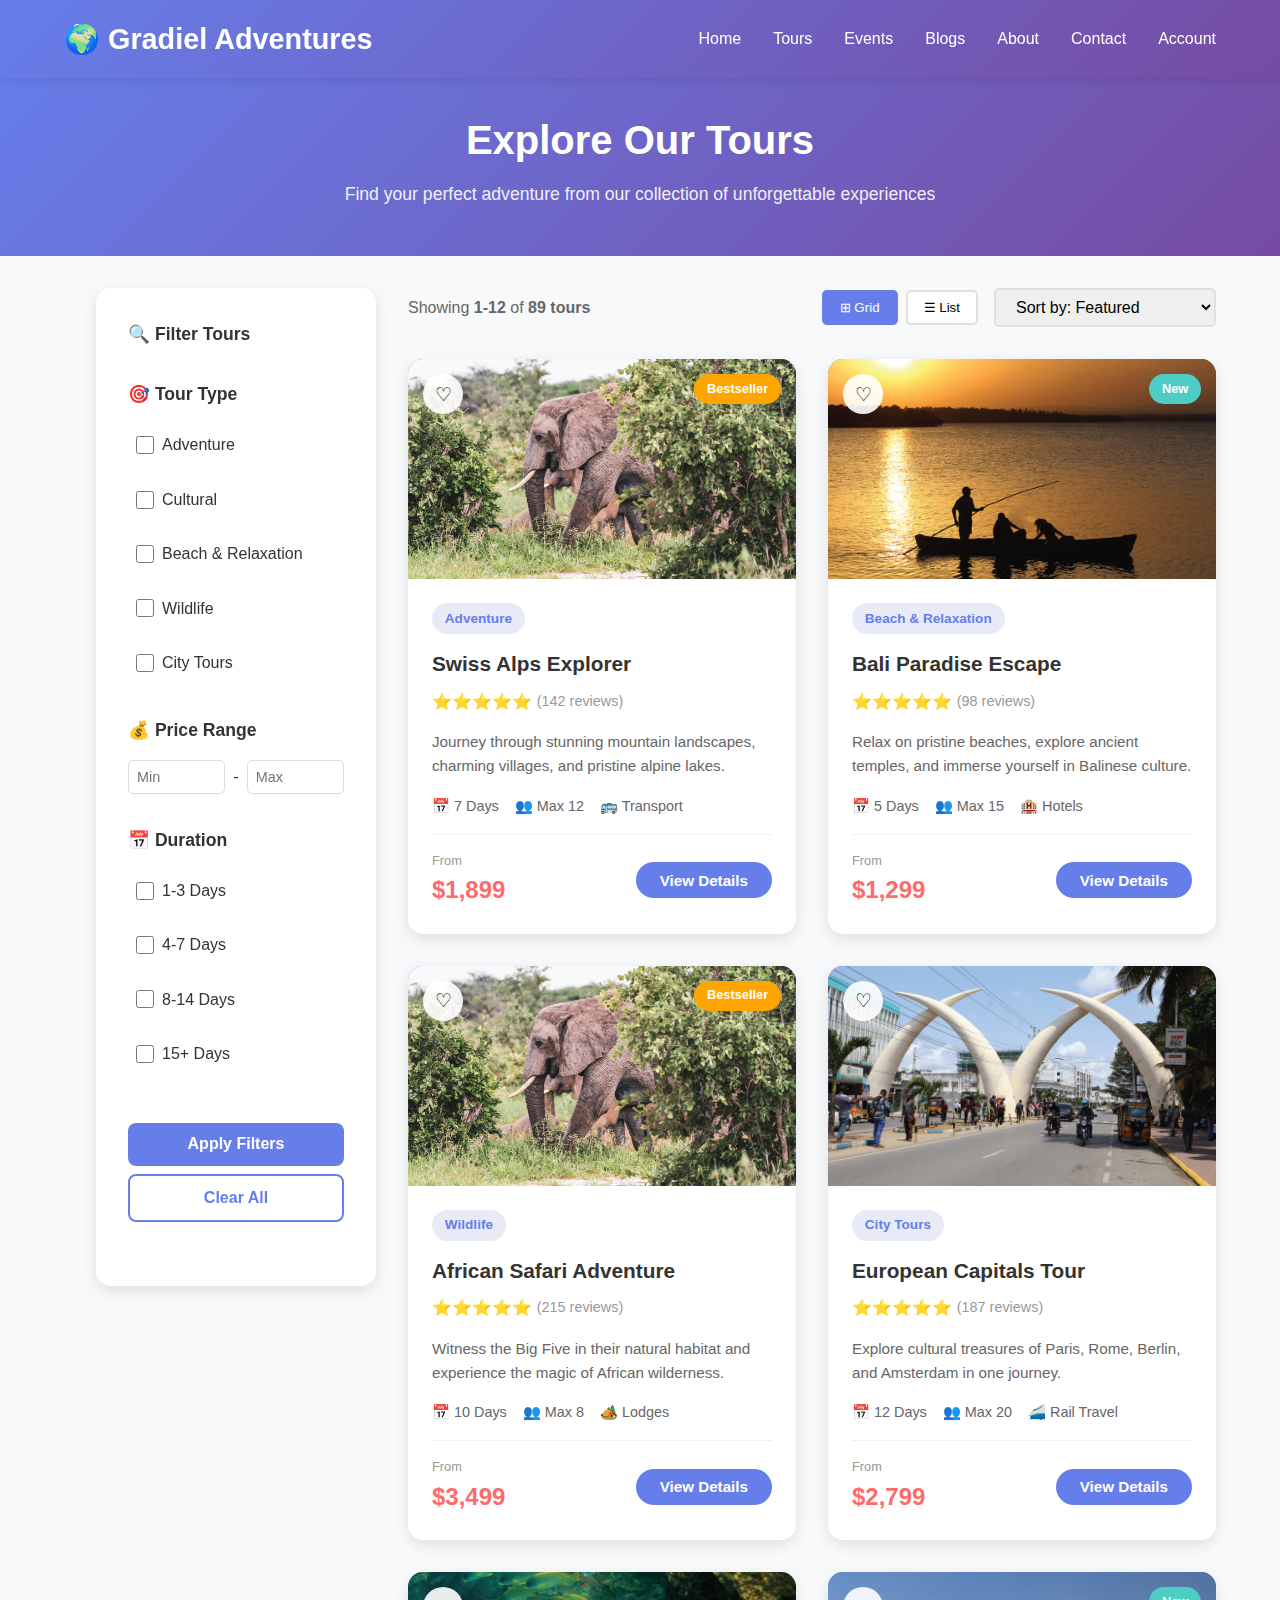
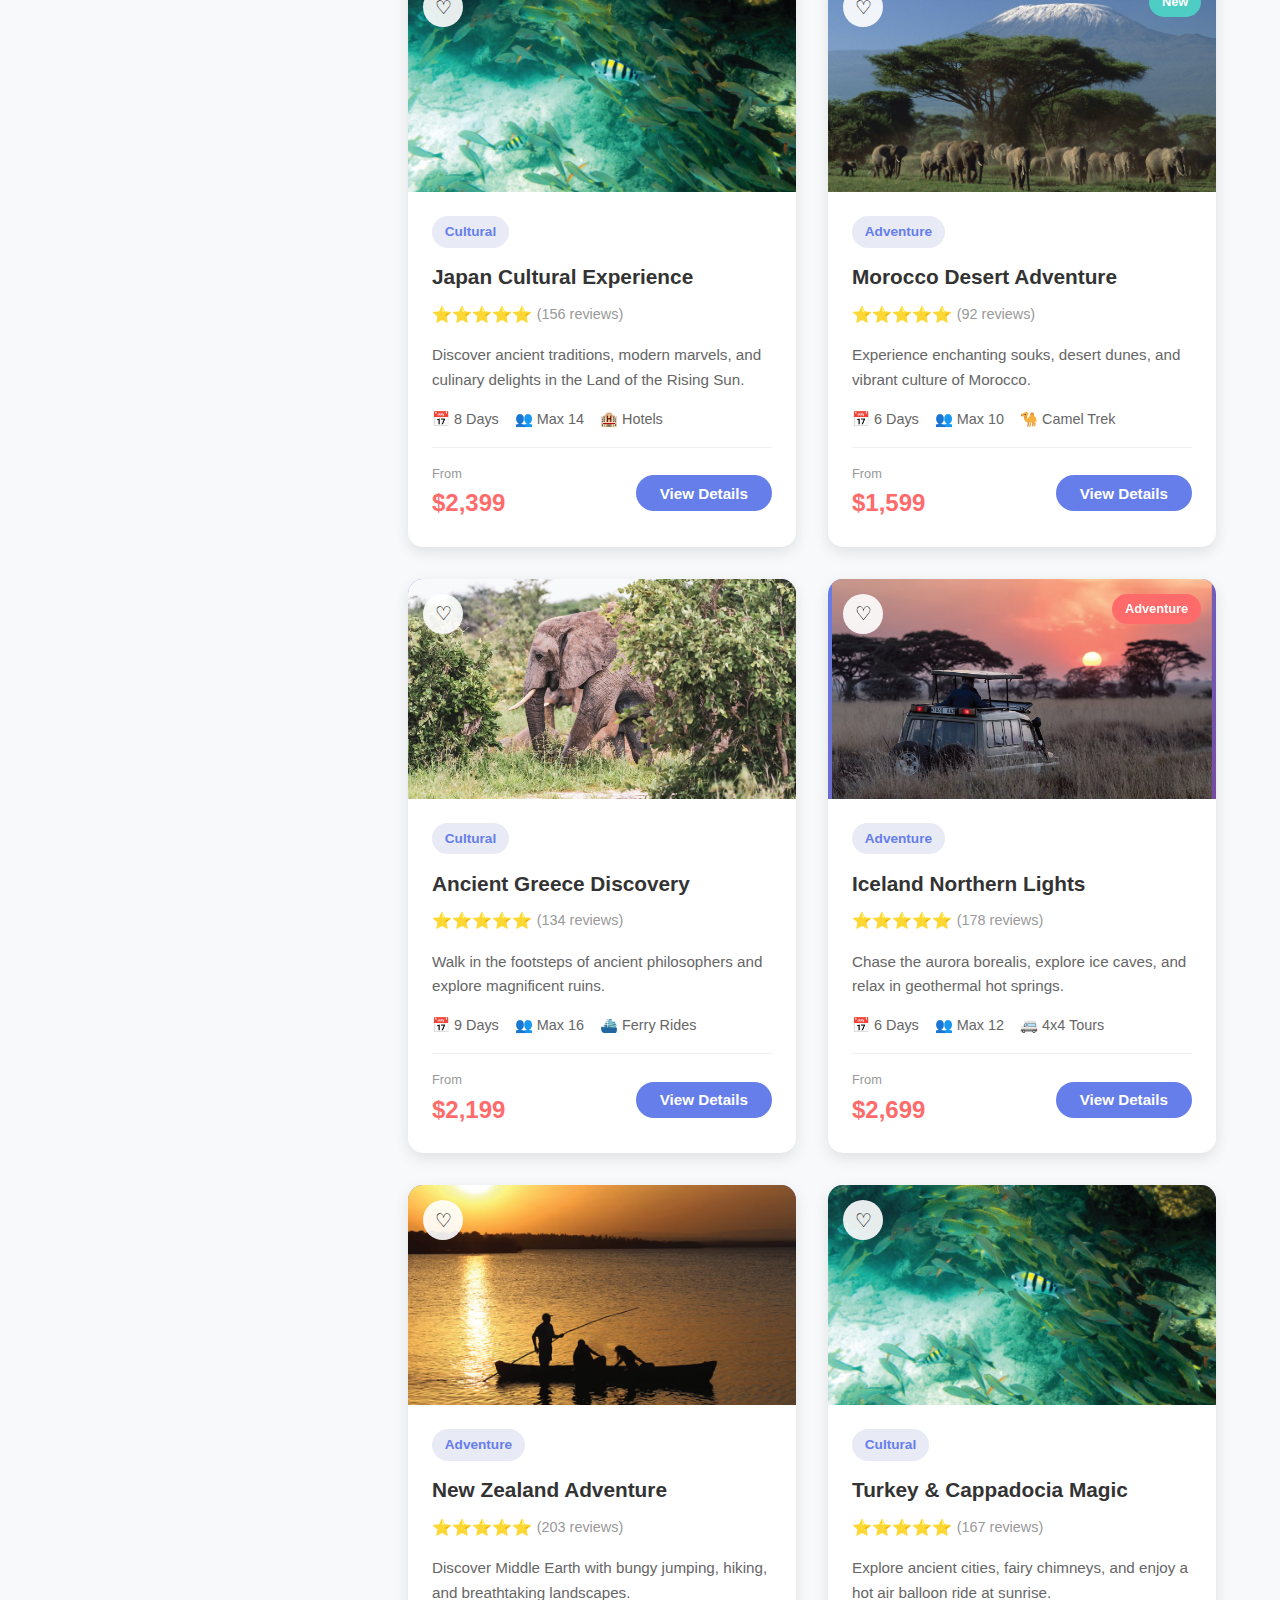
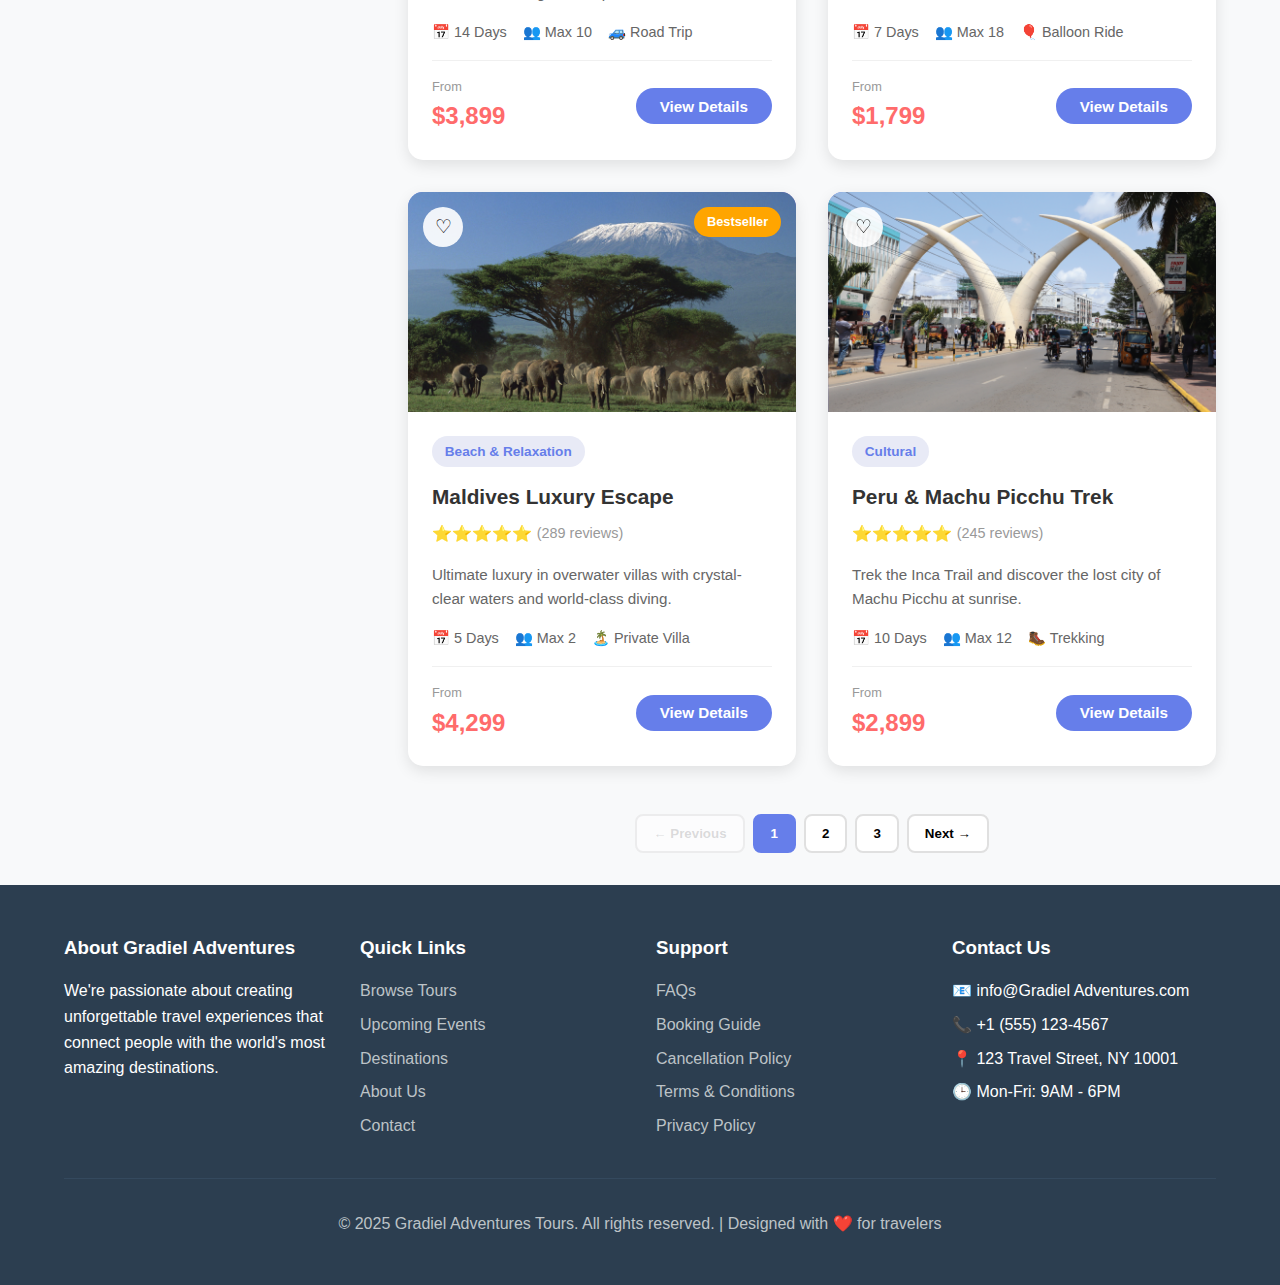
<file: tours.html>
<!DOCTYPE html>
<html lang="en">
<head>
    <meta charset="UTF-8">
    <meta name="viewport" content="width=device-width, initial-scale=1.0">
    <title>All Tours - Gradiel Adventures</title>
    <link rel="stylesheet" href="tours.css">
</head>
<body>
    <!-- Navigation -->
    <nav>
        <div class="nav-container">
            <a href="index.html" class="logo">🌍 Gradiel Adventures</a>
            <div class="menu-toggle" onclick="toggleMenu()">
                <span></span>
                <span></span>
                <span></span>
            </div>
            <ul class="nav-links" id="navLinks">
                <li class="active"><a href="index.html" onclick="closeMenu()">Home</a></li>
                <li><a href="tours.html" onclick="closeMenu()">Tours</a></li>
                <li><a href="events.html" onclick="closeMenu()">Events</a></li>
                <li><a href="blog.html" onclick="closeMenu()">Blogs</a></li>
                <li><a href="about.html" onclick="closeMenu()">About</a></li>
                <li><a href="contact.html" onclick="closeMenu()">Contact</a></li>
                <li><a href="account.html" onclick="closeMenu()">Account</a></li>
            </ul>
        </div>
    </nav>

    <!-- Page Header -->
    <section class="page-header">
        <h1>Explore Our Tours</h1>
        <p>Find your perfect adventure from our collection of unforgettable experiences</p>
    </section>

    <!-- Main Content -->
    <div class="main-content">
        <!-- Sidebar Filters -->
        <!-- Add this right before the sidebar -->
        <button class="filter-toggle-btn" onclick="toggleFilters()">
            <span>🔍 Filters & Sort</span>
            <span class="icon">▼</span>
        </button>

        <!-- Add overlay div before closing body tag -->
        <div class="filter-overlay" id="filterOverlay" onclick="toggleFilters()"></div>

        <!-- Update your sidebar to include filter actions wrapper -->
        <aside class="sidebar" id="filterSidebar">
            <div class="filter-section">
                <h3>🔍 Filter Tours</h3>
            </div>

            <div class="filter-section">
                <!--<h3>📍 Destination</h3>
                <div class="filter-group">
                    <label>
                        <input type="checkbox" name="destination" value="europe">
                        <span>Europe (23)</span>
                    </label>
                </div>
                <div class="filter-group">
                    <label>
                        <input type="checkbox" name="destination" value="asia">
                        <span>Asia (18)</span>
                    </label>
                </div>
                <div class="filter-group">
                    <label>
                        <input type="checkbox" name="destination" value="africa">
                        <span>Africa (15)</span>
                    </label>
                </div>
                <div class="filter-group">
                    <label>
                        <input type="checkbox" name="destination" value="americas">
                        <span>Americas (21)</span>
                    </label>
                </div>
                <div class="filter-group">
                    <label>
                        <input type="checkbox" name="destination" value="oceania">
                        <span>Oceania (12)</span>
                    </label>
                </div>
            </div>-->

            <div class="filter-section">
                <h3>🎯 Tour Type</h3>
                <div class="filter-group">
                    <label>
                        <input type="checkbox" name="type" value="adventure">
                        <span>Adventure</span>
                    </label>
                </div>
                <div class="filter-group">
                    <label>
                        <input type="checkbox" name="type" value="cultural">
                        <span>Cultural</span>
                    </label>
                </div>
                <div class="filter-group">
                    <label>
                        <input type="checkbox" name="type" value="beach">
                        <span>Beach & Relaxation</span>
                    </label>
                </div>
                <div class="filter-group">
                    <label>
                        <input type="checkbox" name="type" value="wildlife">
                        <span>Wildlife</span>
                    </label>
                </div>
                <div class="filter-group">
                    <label>
                        <input type="checkbox" name="type" value="city">
                        <span>City Tours</span>
                    </label>
                </div>
            </div>

            <div class="filter-section">
                <h3>💰 Price Range</h3>
                <div class="price-inputs">
                    <input type="number" placeholder="Min" min="0">
                    <span>-</span>
                    <input type="number" placeholder="Max" min="0">
                </div>
            </div>

            <div class="filter-section">
                <h3>📅 Duration</h3>
                <div class="filter-group">
                    <label>
                        <input type="checkbox" name="duration" value="1-3">
                        <span>1-3 Days</span>
                    </label>
                </div>
                <div class="filter-group">
                    <label>
                        <input type="checkbox" name="duration" value="4-7">
                        <span>4-7 Days</span>
                    </label>
                </div>
                <div class="filter-group">
                    <label>
                        <input type="checkbox" name="duration" value="8-14">
                        <span>8-14 Days</span>
                    </label>
                </div>
                <div class="filter-group">
                    <label>
                        <input type="checkbox" name="duration" value="15+">
                        <span>15+ Days</span>
                    </label>
                </div>
            </div>

            <!--<div class="filter-section">
                <h3>⭐ Rating</h3>
                <div class="filter-group">
                    <label>
                        <input type="checkbox" name="rating" value="5">
                        <span>⭐⭐⭐⭐⭐ (5 stars)</span>
                    </label>
                </div>
                <div class="filter-group">
                    <label>
                        <input type="checkbox" name="rating" value="4">
                        <span>⭐⭐⭐⭐ (4+ stars)</span>
                    </label>
                </div>
                <div class="filter-group">
                    <label>
                        <input type="checkbox" name="rating" value="3">
                        <span>⭐⭐⭐ (3+ stars)</span>
                    </label>
                </div>
            </div>-->

            <!-- Wrap the buttons in a container for mobile -->
            <div class="filter-actions">
                <button class="filter-button" onclick="applyFilters()">Apply Filters</button>
                <button class="clear-filters" onclick="clearFilters()">Clear All</button>
            </div>
        </aside>

        <!-- Tours Content -->
        <div class="tours-content">
            <div class="tours-header">
                <div class="results-info">
                    Showing <strong>1-12</strong> of <strong>89 tours</strong>
                </div>
                <div class="view-sort-controls">
                    <div class="view-toggle">
                        <button class="view-btn active" onclick="toggleView('grid')">⊞ Grid</button>
                        <button class="view-btn" onclick="toggleView('list')">☰ List</button>
                    </div>
                    <select class="sort-select" id="sort-select">
                        <option>Sort by: Featured</option>
                        <option>Price: Low to High</option>
                        <option>Price: High to Low</option>
                        <option>Rating: High to Low</option>
                        <option>Duration: Short to Long</option>
                        <option>Most Popular</option>
                    </select>
                </div>
            </div>

            <div class="tours-grid" id="toursContainer">
                <!-- Tour Card 1 -->
                <div class="tour-card">
                    <div class="tour-image">
                        <img src="images/elephants.png" alt="Tour image 1" class="gallery-image active">
                        <button class="wishlist-btn">♡</button>
                        <span class="tour-badge bestseller">Bestseller</span>
                    </div>
                    <div class="tour-content">
                        <span class="tour-category">Adventure</span>
                        <h3 class="tour-title">Swiss Alps Explorer</h3>
                        <div class="tour-rating">
                            <span class="stars">⭐⭐⭐⭐⭐</span>
                            <span class="review-count">(142 reviews)</span>
                        </div>
                        <p class="tour-description">Journey through stunning mountain landscapes, charming villages, and pristine alpine lakes.</p>
                        <div class="tour-details">
                            <span class="tour-detail-item">📅 7 Days</span>
                            <span class="tour-detail-item">👥 Max 12</span>
                            <span class="tour-detail-item">🚌 Transport</span>
                        </div>
                        <div class="tour-footer">
                            <div>
                                <span class="price-label">From</span>
                                <span class="tour-price">$1,899</span>
                            </div>
                            <button class="book-btn">View Details</button>
                        </div>
                    </div>
                </div>

                <!-- Tour Card 2 -->
                <div class="tour-card">
                    <div class="tour-image">
                        <img src="images/mida.png" alt="Tour image 1" class="gallery-image active">
                        <button class="wishlist-btn">♡</button>
                        <span class="tour-badge new">New</span>
                    </div>
                    <div class="tour-content">
                        <span class="tour-category">Beach & Relaxation</span>
                        <h3 class="tour-title">Bali Paradise Escape</h3>
                        <div class="tour-rating">
                            <span class="stars">⭐⭐⭐⭐⭐</span>
                            <span class="review-count">(98 reviews)</span>
                        </div>
                        <p class="tour-description">Relax on pristine beaches, explore ancient temples, and immerse yourself in Balinese culture.</p>
                        <div class="tour-details">
                            <span class="tour-detail-item">📅 5 Days</span>
                            <span class="tour-detail-item">👥 Max 15</span>
                            <span class="tour-detail-item">🏨 Hotels</span>
                        </div>
                        <div class="tour-footer">
                            <div>
                                <span class="price-label">From</span>
                                <span class="tour-price">$1,299</span>
                            </div>
                            <button class="book-btn">View Details</button>
                        </div>
                    </div>
                </div>

                <!-- Tour Card 3 -->
                <div class="tour-card">
                    <div class="tour-image">
                        <img src="images/elephants.png" alt="Tour image 1" class="gallery-image active">
                        <button class="wishlist-btn">♡</button>
                        <span class="tour-badge bestseller">Bestseller</span>
                    </div>
                    <div class="tour-content">
                        <span class="tour-category">Wildlife</span>
                        <h3 class="tour-title">African Safari Adventure</h3>
                        <div class="tour-rating">
                            <span class="stars">⭐⭐⭐⭐⭐</span>
                            <span class="review-count">(215 reviews)</span>
                        </div>
                        <p class="tour-description">Witness the Big Five in their natural habitat and experience the magic of African wilderness.</p>
                        <div class="tour-details">
                            <span class="tour-detail-item">📅 10 Days</span>
                            <span class="tour-detail-item">👥 Max 8</span>
                            <span class="tour-detail-item">🏕️ Lodges</span>
                        </div>
                        <div class="tour-footer">
                            <div>
                                <span class="price-label">From</span>
                                <span class="tour-price">$3,499</span>
                            </div>
                            <button class="book-btn">View Details</button>
                        </div>
                    </div>
                </div>

                <!-- Tour Card 4 -->
                <div class="tour-card">
                    <div class="tour-image">
                        <img src="images/mombasa-tasks.png" alt="Tour image 1" class="gallery-image active">
                        <button class="wishlist-btn">♡</button>
                    </div>
                    <div class="tour-content">
                        <span class="tour-category">City Tours</span>
                        <h3 class="tour-title">European Capitals Tour</h3>
                        <div class="tour-rating">
                            <span class="stars">⭐⭐⭐⭐⭐</span>
                            <span class="review-count">(187 reviews)</span>
                        </div>
                        <p class="tour-description">Explore cultural treasures of Paris, Rome, Berlin, and Amsterdam in one journey.</p>
                        <div class="tour-details">
                            <span class="tour-detail-item">📅 12 Days</span>
                            <span class="tour-detail-item">👥 Max 20</span>
                            <span class="tour-detail-item">🚄 Rail Travel</span>
                        </div>
                        <div class="tour-footer">
                            <div>
                                <span class="price-label">From</span>
                                <span class="tour-price">$2,799</span>
                            </div>
                            <button class="book-btn">View Details</button>
                        </div>
                    </div>
                </div>

                <!-- Tour Card 5 -->
                <div class="tour-card">
                    <div class="tour-image">
                        <img src="images/mrnpk.png" alt="Tour image 1" class="gallery-image active">
                        <button class="wishlist-btn">♡</button>
                    </div>
                    <div class="tour-content">
                        <span class="tour-category">Cultural</span>
                        <h3 class="tour-title">Japan Cultural Experience</h3>
                        <div class="tour-rating">
                            <span class="stars">⭐⭐⭐⭐⭐</span>
                            <span class="review-count">(156 reviews)</span>
                        </div>
                        <p class="tour-description">Discover ancient traditions, modern marvels, and culinary delights in the Land of the Rising Sun.</p>
                        <div class="tour-details">
                            <span class="tour-detail-item">📅 8 Days</span>
                            <span class="tour-detail-item">👥 Max 14</span>
                            <span class="tour-detail-item">🏨 Hotels</span>
                        </div>
                        <div class="tour-footer">
                            <div>
                                <span class="price-label">From</span>
                                <span class="tour-price">$2,399</span>
                            </div>
                            <button class="book-btn">View Details</button>
                        </div>
                    </div>
                </div>

                <!-- Tour Card 6 -->
                <div class="tour-card">
                    <div class="tour-image">
                        <img src="images/tew.png" alt="Tour image 1" class="gallery-image active">
                        <button class="wishlist-btn">♡</button>
                        <span class="tour-badge new">New</span>
                    </div>
                    <div class="tour-content">
                        <span class="tour-category">Adventure</span>
                        <h3 class="tour-title">Morocco Desert Adventure</h3>
                        <div class="tour-rating">
                            <span class="stars">⭐⭐⭐⭐⭐</span>
                            <span class="review-count">(92 reviews)</span>
                        </div>
                        <p class="tour-description">Experience enchanting souks, desert dunes, and vibrant culture of Morocco.</p>
                        <div class="tour-details">
                            <span class="tour-detail-item">📅 6 Days</span>
                            <span class="tour-detail-item">👥 Max 10</span>
                            <span class="tour-detail-item">🐪 Camel Trek</span>
                        </div>
                        <div class="tour-footer">
                            <div>
                                <span class="price-label">From</span>
                                <span class="tour-price">$1,599</span>
                            </div>
                            <button class="book-btn">View Details</button>
                        </div>
                    </div>
                </div>

                <!-- Tour Card 7 -->
                <div class="tour-card">
                    <div class="tour-image">
                        <img src="images/elephants.png" alt="Tour image 1" class="gallery-image active">
                        <button class="wishlist-btn">♡</button>
                    </div>
                    <div class="tour-content">
                        <span class="tour-category">Cultural</span>
                        <h3 class="tour-title">Ancient Greece Discovery</h3>
                        <div class="tour-rating">
                            <span class="stars">⭐⭐⭐⭐⭐</span>
                            <span class="review-count">(134 reviews)</span>
                        </div>
                        <p class="tour-description">Walk in the footsteps of ancient philosophers and explore magnificent ruins.</p>
                        <div class="tour-details">
                            <span class="tour-detail-item">📅 9 Days</span>
                            <span class="tour-detail-item">👥 Max 16</span>
                            <span class="tour-detail-item">⛴️ Ferry Rides</span>
                        </div>
                        <div class="tour-footer">
                            <div>
                                <span class="price-label">From</span>
                                <span class="tour-price">$2,199</span>
                            </div>
                            <button class="book-btn">View Details</button>
                        </div>
                    </div>
                </div>

                <!-- Tour Card 8 -->
                <div class="tour-card">
                    <div class="tour-image">
                        <img src="images/about1.png" alt="Tour image 1" class="gallery-image active">
                        <button class="wishlist-btn">♡</button>
                        <span class="tour-badge">Adventure</span>
                    </div>
                    <div class="tour-content">
                        <span class="tour-category">Adventure</span>
                        <h3 class="tour-title">Iceland Northern Lights</h3>
                        <div class="tour-rating">
                            <span class="stars">⭐⭐⭐⭐⭐</span>
                            <span class="review-count">(178 reviews)</span>
                        </div>
                        <p class="tour-description">Chase the aurora borealis, explore ice caves, and relax in geothermal hot springs.</p>
                        <div class="tour-details">
                            <span class="tour-detail-item">📅 6 Days</span>
                            <span class="tour-detail-item">👥 Max 12</span>
                            <span class="tour-detail-item">🚐 4x4 Tours</span>
                        </div>
                        <div class="tour-footer">
                            <div>
                                <span class="price-label">From</span>
                                <span class="tour-price">$2,699</span>
                            </div>
                            <button class="book-btn">View Details</button>
                        </div>
                    </div>
                </div>

                <!-- Tour Card 9 -->
                <div class="tour-card">
                    <div class="tour-image">
                        <img src="images/mida.png" alt="Tour image 1" class="gallery-image active">
                        <button class="wishlist-btn">♡</button>
                    </div>
                    <div class="tour-content">
                        <span class="tour-category">Adventure</span>
                        <h3 class="tour-title">New Zealand Adventure</h3>
                        <div class="tour-rating">
                            <span class="stars">⭐⭐⭐⭐⭐</span>
                            <span class="review-count">(203 reviews)</span>
                        </div>
                        <p class="tour-description">Discover Middle Earth with bungy jumping, hiking, and breathtaking landscapes.</p>
                        <div class="tour-details">
                            <span class="tour-detail-item">📅 14 Days</span>
                            <span class="tour-detail-item">👥 Max 10</span>
                            <span class="tour-detail-item">🚙 Road Trip</span>
                        </div>
                        <div class="tour-footer">
                            <div>
                                <span class="price-label">From</span>
                                <span class="tour-price">$3,899</span>
                            </div>
                            <button class="book-btn">View Details</button>
                        </div>
                    </div>
                </div>

                <!-- Tour Card 10 -->
                <div class="tour-card">
                    <div class="tour-image">
                        <img src="images/mrnpk.png" alt="Tour image 1" class="gallery-image active">
                        <button class="wishlist-btn">♡</button>
                    </div>
                    <div class="tour-content">
                        <span class="tour-category">Cultural</span>
                        <h3 class="tour-title">Turkey & Cappadocia Magic</h3>
                        <div class="tour-rating">
                            <span class="stars">⭐⭐⭐⭐⭐</span>
                            <span class="review-count">(167 reviews)</span>
                        </div>
                        <p class="tour-description">Explore ancient cities, fairy chimneys, and enjoy a hot air balloon ride at sunrise.</p>
                        <div class="tour-details">
                            <span class="tour-detail-item">📅 7 Days</span>
                            <span class="tour-detail-item">👥 Max 18</span>
                            <span class="tour-detail-item">🎈 Balloon Ride</span>
                        </div>
                        <div class="tour-footer">
                            <div>
                                <span class="price-label">From</span>
                                <span class="tour-price">$1,799</span>
                            </div>
                            <button class="book-btn">View Details</button>
                        </div>
                    </div>
                </div>

                <!-- Tour Card 11 -->
                <div class="tour-card">
                    <div class="tour-image">
                        <img src="images/tew.png" alt="Tour image 1" class="gallery-image active">
                        <button class="wishlist-btn">♡</button>
                        <span class="tour-badge bestseller">Bestseller</span>
                    </div>
                    <div class="tour-content">
                        <span class="tour-category">Beach & Relaxation</span>
                        <h3 class="tour-title">Maldives Luxury Escape</h3>
                        <div class="tour-rating">
                            <span class="stars">⭐⭐⭐⭐⭐</span>
                            <span class="review-count">(289 reviews)</span>
                        </div>
                        <p class="tour-description">Ultimate luxury in overwater villas with crystal-clear waters and world-class diving.</p>
                        <div class="tour-details">
                            <span class="tour-detail-item">📅 5 Days</span>
                            <span class="tour-detail-item">👥 Max 2</span>
                            <span class="tour-detail-item">🏝️ Private Villa</span>
                        </div>
                        <div class="tour-footer">
                            <div>
                                <span class="price-label">From</span>
                                <span class="tour-price">$4,299</span>
                            </div>
                            <button class="book-btn">View Details</button>
                        </div>
                    </div>
                </div>

                <!-- Tour Card 12 -->
                <div class="tour-card">
                    <div class="tour-image">
                        <img src="images/mombasa-tasks.png" alt="Tour image 1" class="gallery-image active">
                        <button class="wishlist-btn">♡</button>
                    </div>
                    <div class="tour-content">
                        <span class="tour-category">Cultural</span>
                        <h3 class="tour-title">Peru & Machu Picchu Trek</h3>
                        <div class="tour-rating">
                            <span class="stars">⭐⭐⭐⭐⭐</span>
                            <span class="review-count">(245 reviews)</span>
                        </div>
                        <p class="tour-description">Trek the Inca Trail and discover the lost city of Machu Picchu at sunrise.</p>
                        <div class="tour-details">
                            <span class="tour-detail-item">📅 10 Days</span>
                            <span class="tour-detail-item">👥 Max 12</span>
                            <span class="tour-detail-item">🥾 Trekking</span>
                        </div>
                        <div class="tour-footer">
                            <div>
                                <span class="price-label">From</span>
                                <span class="tour-price">$2,899</span>
                            </div>
                            <button class="book-btn">View Details</button>
                        </div>
                    </div>
                </div>
            </div>

            <!-- Pagination -->
            <div class="pagination">
                <button class="page-btn" disabled>← Previous</button>
                <button class="page-btn active">1</button>
                <button class="page-btn">2</button>
                <button class="page-btn">3</button>
                <button class="page-btn">Next →</button>
            </div>
        </div>
    </div>

    <!-- Footer -->
    <footer>
        <div class="footer-container">
            <div class="footer-section">
                <h3>About Gradiel Adventures</h3>
                <p>We're passionate about creating unforgettable travel experiences that connect people with the world's most amazing destinations.</p>
            </div>
            <div class="footer-section">
                <h3>Quick Links</h3>
                <ul>
                    <li><a href="#tours">Browse Tours</a></li>
                    <li><a href="#events">Upcoming Events</a></li>
                    <li><a href="#destinations">Destinations</a></li>
                    <li><a href="#about">About Us</a></li>
                    <li><a href="#contact">Contact</a></li>
                </ul>
            </div>
            <div class="footer-section">
                <h3>Support</h3>
                <ul>
                    <li><a href="#">FAQs</a></li>
                    <li><a href="#">Booking Guide</a></li>
                    <li><a href="#">Cancellation Policy</a></li>
                    <li><a href="#">Terms & Conditions</a></li>
                    <li><a href="#">Privacy Policy</a></li>
                </ul>
            </div>
            <div class="footer-section">
                <h3>Contact Us</h3>
                <ul>
                    <li>📧 info@Gradiel Adventures.com</li>
                    <li>📞 +1 (555) 123-4567</li>
                    <li>📍 123 Travel Street, NY 10001</li>
                    <li>🕒 Mon-Fri: 9AM - 6PM</li>
                </ul>
            </div>
        </div>
        <div class="footer-bottom">
            <p>&copy; 2025 Gradiel Adventures Tours. All rights reserved. | Designed with ❤️ for travelers</p>
        </div>
    </footer>

    <script>
        // Toggle between grid and list view
        function toggleView(view) {
            const container = document.getElementById('toursContainer');
            const buttons = document.querySelectorAll('.view-btn');
            
            buttons.forEach(btn => btn.classList.remove('active'));
            event.target.classList.add('active');
            
            if (view === 'list') {
                container.className = 'tours-list';
                const cards = document.querySelectorAll('.tour-card');
                cards.forEach(card => card.classList.add('list-view'));
            } else {
                container.className = 'tours-grid';
                const cards = document.querySelectorAll('.tour-card');
                cards.forEach(card => card.classList.remove('list-view'));
            }
        }

        // Clear all filters
        function clearFilters() {
            const checkboxes = document.querySelectorAll('input[type="checkbox"]');
            checkboxes.forEach(checkbox => checkbox.checked = false);
            
            const priceInputs = document.querySelectorAll('.price-inputs input');
            priceInputs.forEach(input => input.value = '');
            
            alert('All filters cleared!');
        }

        // Wishlist functionality
        document.querySelectorAll('.wishlist-btn').forEach(btn => {
            btn.addEventListener('click', function(e) {
                e.stopPropagation();
                if (this.textContent === '♡') {
                    this.textContent = '♥';
                    this.style.color = '#ff6b6b';
                } else {
                    this.textContent = '♡';
                    this.style.color = 'inherit';
                }
            });
        });

        // Tour card click functionality
        /*document.querySelectorAll('.tour-card').forEach(card => {
            card.addEventListener('click', function(e) {
                if (!e.target.classList.contains('wishlist-btn') && 
                    !e.target.classList.contains('book-btn')) {
                    alert('Opening tour details page...');
                }
            });
        });*/

        // View Details button
        document.querySelectorAll('.book-btn').forEach(btn => {
            btn.addEventListener('click', function(e) {
                e.stopPropagation();
                window.location.href = 'tour_detail_page.html';
            });
        });

        // Sort functionality
        document.querySelector('.sort-select').addEventListener('change', function() {
            alert('Sorting tours by: ' + this.value);
        });

        // Pagination
        document.querySelectorAll('.page-btn:not([disabled])').forEach(btn => {
            btn.addEventListener('click', function() {
                if (!this.classList.contains('active')) {
                    document.querySelector('.page-btn.active').classList.remove('active');
                    if (!isNaN(this.textContent)) {
                        this.classList.add('active');
                    }
                    window.scrollTo({ top: 0, behavior: 'smooth' });
                }
            });
        });
    </script>
    <script src="menu.js"></script>
    <script src="tours_filters.js"></script>
</body>
</html>
</file>
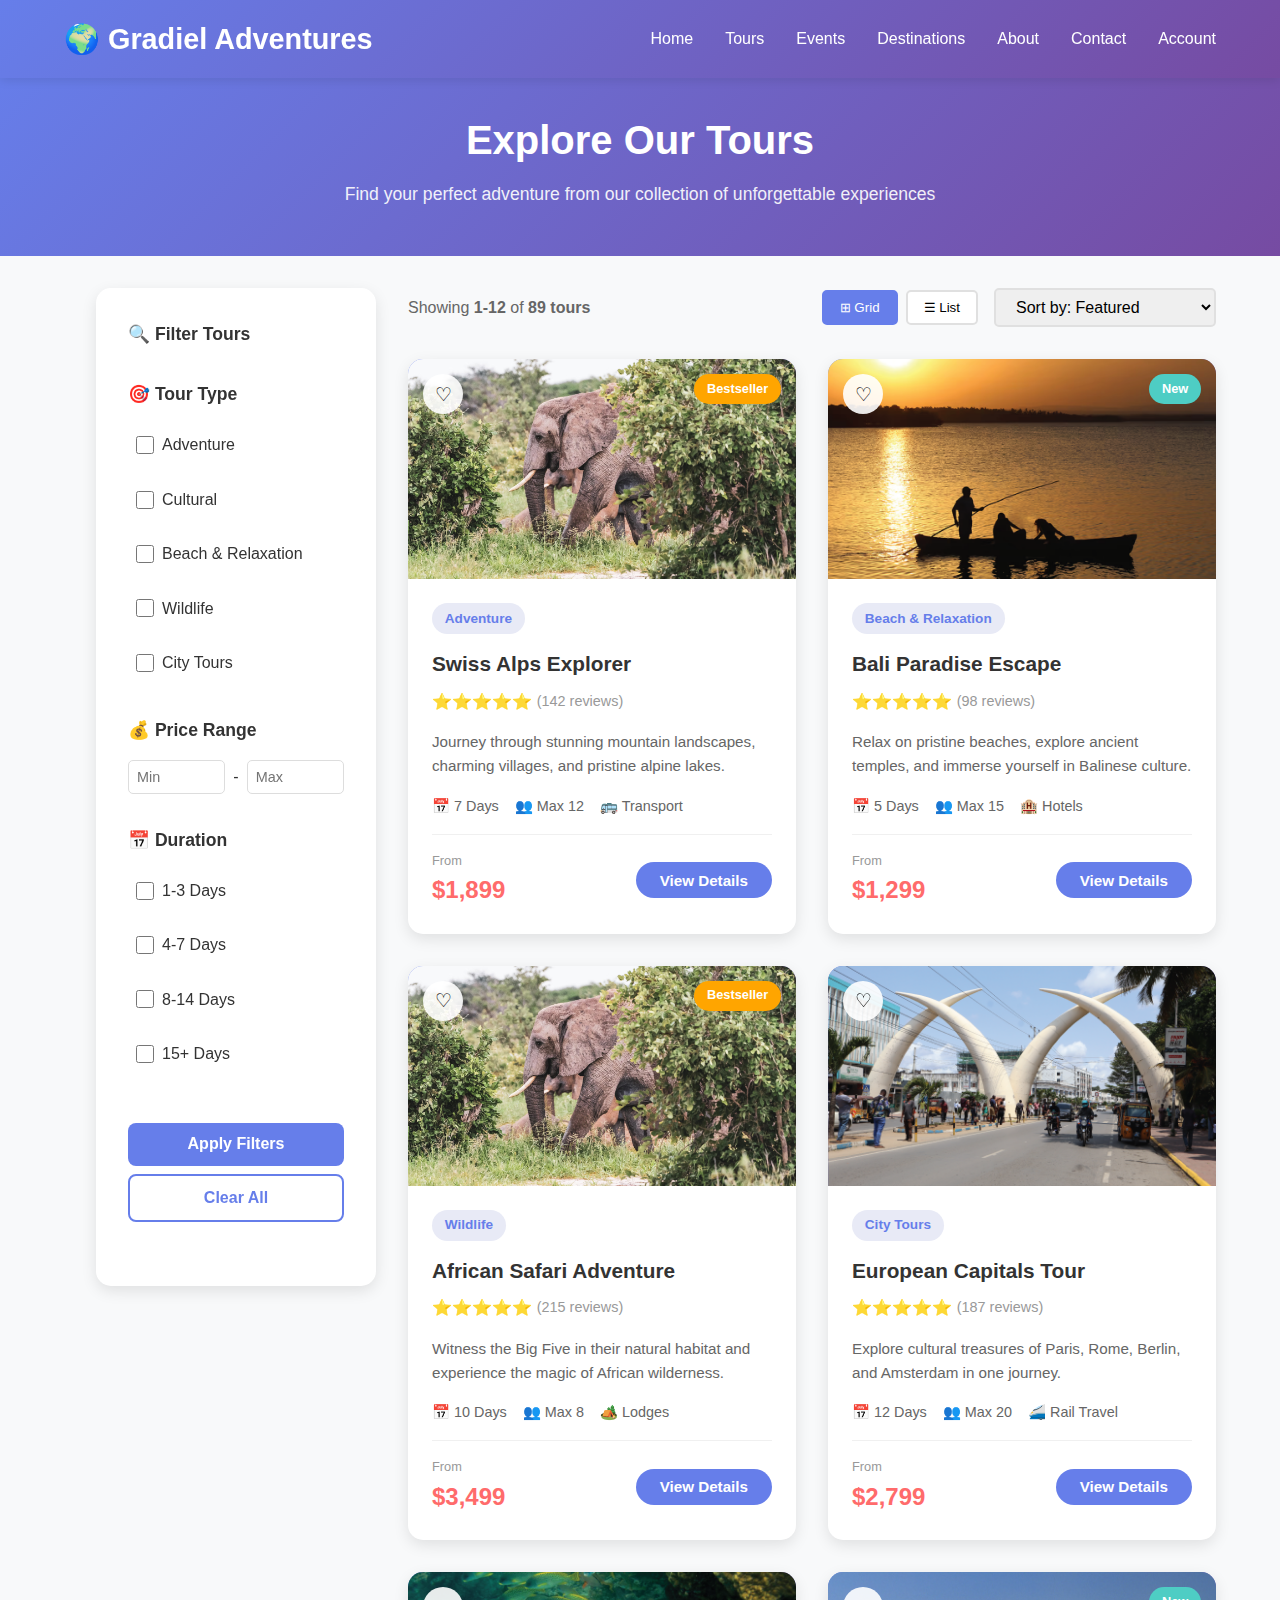
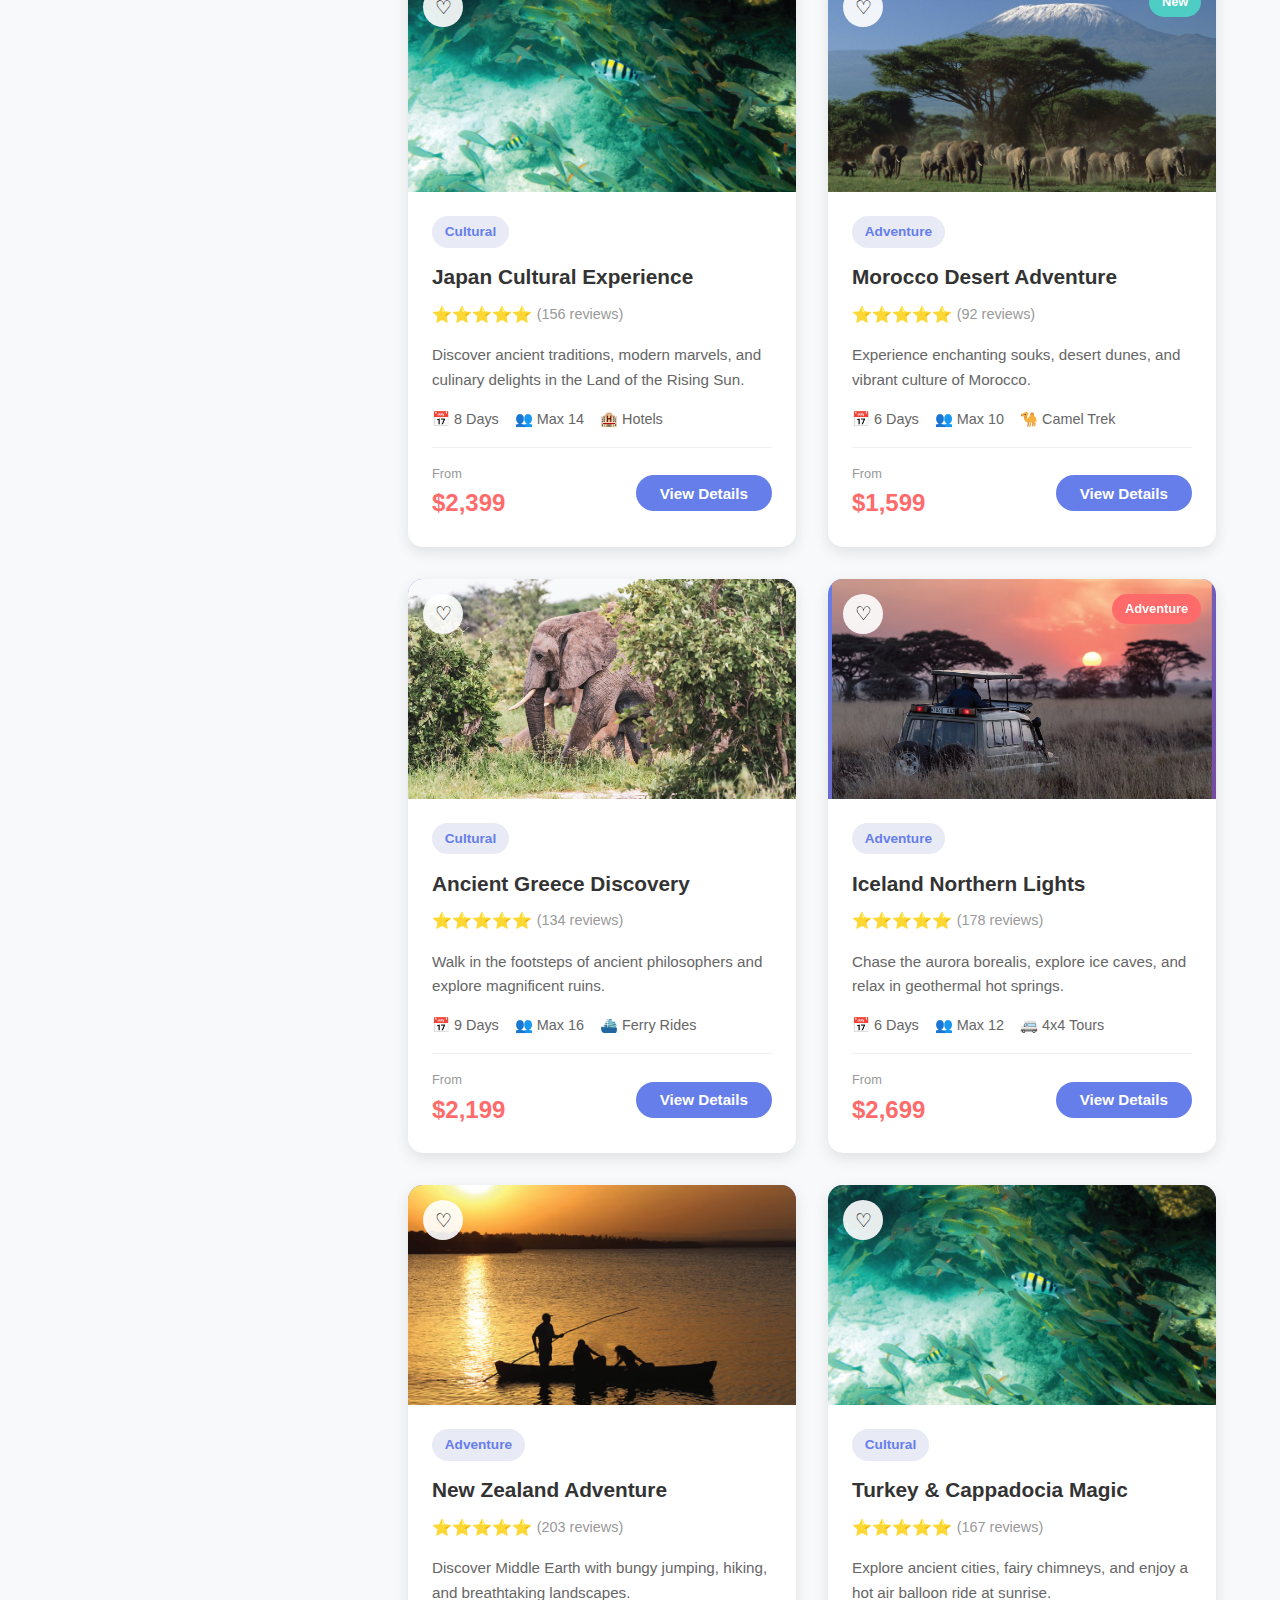
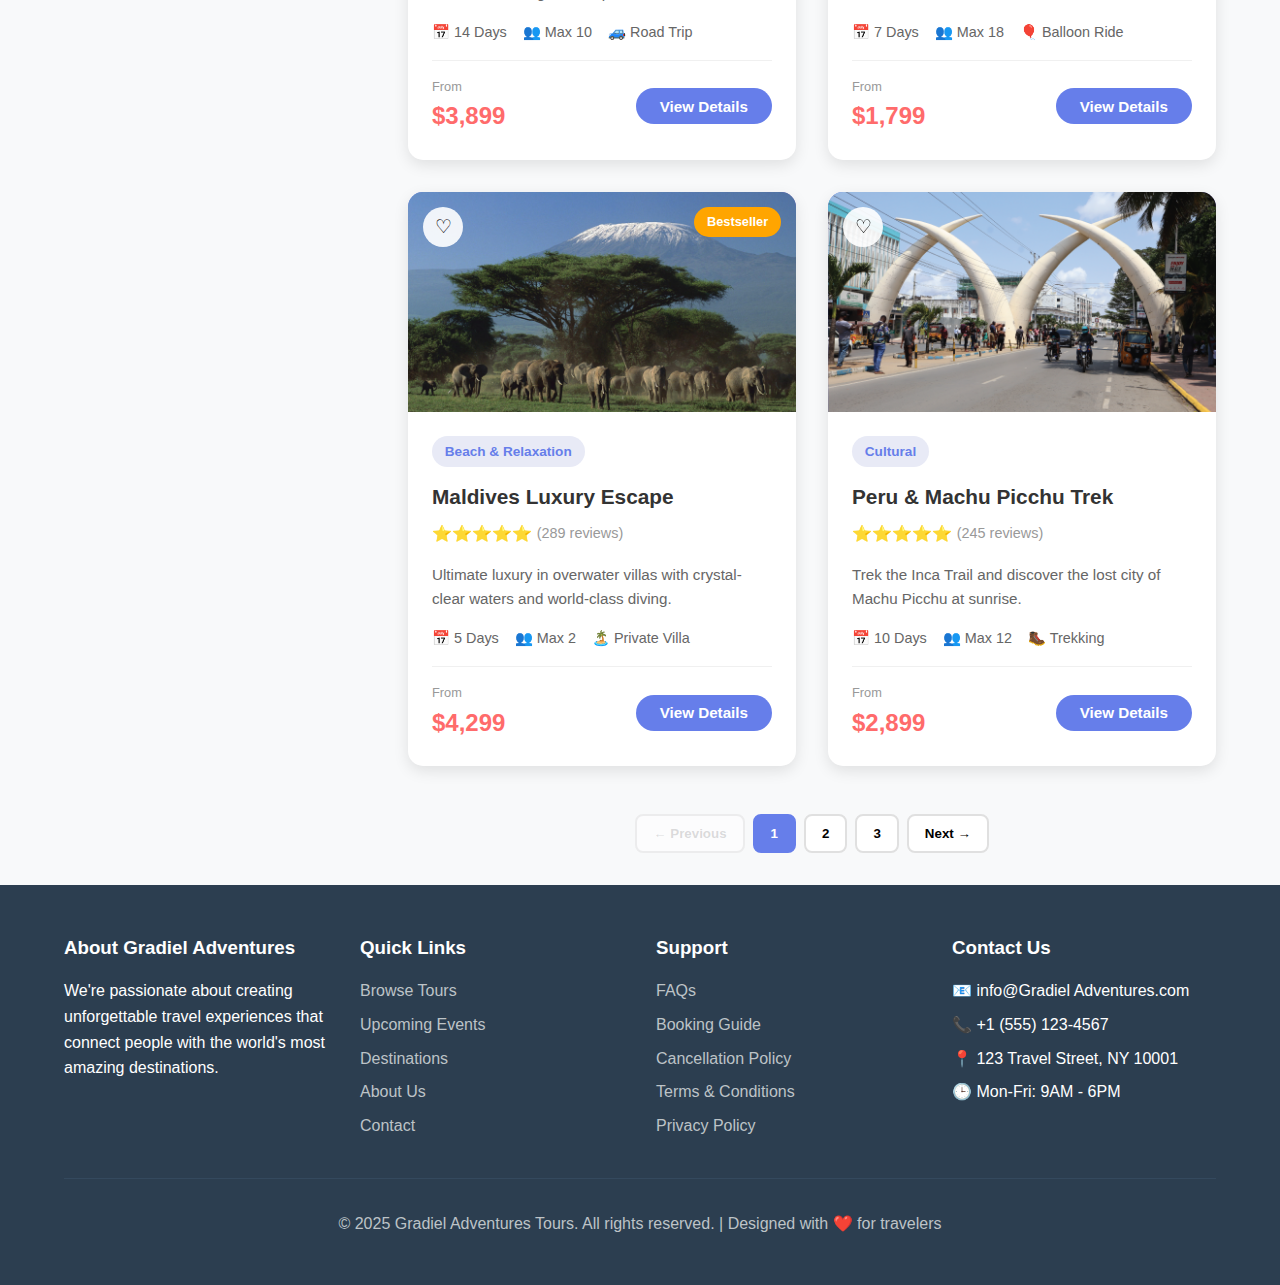
<file: user_account_page.html>
<!DOCTYPE html>
<html lang="en">
<head>
    <meta charset="UTF-8">
    <meta name="viewport" content="width=device-width, initial-scale=1.0">
    <title>All Tours - Gradiel Adventures</title>
    <link rel="stylesheet" href="tours.css">
</head>
<body>
    <!-- Navigation -->
    <nav>
        <div class="nav-container">
            <a href="index.html" class="logo">🌍 Gradiel Adventures</a>
            <div class="menu-toggle" onclick="toggleMenu()">
                <span></span>
                <span></span>
                <span></span>
            </div>
            <ul class="nav-links" id="navLinks">
                <li class="active"><a href="#home" onclick="closeMenu()">Home</a></li>
                <li><a href="tours.html" onclick="closeMenu()">Tours</a></li>
                <li><a href="#events" onclick="closeMenu()">Events</a></li>
                <li><a href="#destinations" onclick="closeMenu()">Destinations</a></li>
                <li><a href="about.html" onclick="closeMenu()">About</a></li>
                <li><a href="#contact" onclick="closeMenu()">Contact</a></li>
                <li><a href="account.html" onclick="closeMenu()">Account</a></li>
            </ul>
        </div>
    </nav>

    <!-- Page Header -->
    <section class="page-header">
        <h1>Explore Our Tours</h1>
        <p>Find your perfect adventure from our collection of unforgettable experiences</p>
    </section>

    <!-- Main Content -->
    <div class="main-content">
        <!-- Sidebar Filters -->
        <!-- Add this right before the sidebar -->
        <button class="filter-toggle-btn" onclick="toggleFilters()">
            <span>🔍 Filters & Sort</span>
            <span class="icon">▼</span>
        </button>

        <!-- Add overlay div before closing body tag -->
        <div class="filter-overlay" id="filterOverlay" onclick="toggleFilters()"></div>

        <!-- Update your sidebar to include filter actions wrapper -->
        <aside class="sidebar" id="filterSidebar">
            <div class="filter-section">
                <h3>🔍 Filter Tours</h3>
            </div>

            <div class="filter-section">
                <!--<h3>📍 Destination</h3>
                <div class="filter-group">
                    <label>
                        <input type="checkbox" name="destination" value="europe">
                        <span>Europe (23)</span>
                    </label>
                </div>
                <div class="filter-group">
                    <label>
                        <input type="checkbox" name="destination" value="asia">
                        <span>Asia (18)</span>
                    </label>
                </div>
                <div class="filter-group">
                    <label>
                        <input type="checkbox" name="destination" value="africa">
                        <span>Africa (15)</span>
                    </label>
                </div>
                <div class="filter-group">
                    <label>
                        <input type="checkbox" name="destination" value="americas">
                        <span>Americas (21)</span>
                    </label>
                </div>
                <div class="filter-group">
                    <label>
                        <input type="checkbox" name="destination" value="oceania">
                        <span>Oceania (12)</span>
                    </label>
                </div>
            </div>-->

            <div class="filter-section">
                <h3>🎯 Tour Type</h3>
                <div class="filter-group">
                    <label>
                        <input type="checkbox" name="type" value="adventure">
                        <span>Adventure</span>
                    </label>
                </div>
                <div class="filter-group">
                    <label>
                        <input type="checkbox" name="type" value="cultural">
                        <span>Cultural</span>
                    </label>
                </div>
                <div class="filter-group">
                    <label>
                        <input type="checkbox" name="type" value="beach">
                        <span>Beach & Relaxation</span>
                    </label>
                </div>
                <div class="filter-group">
                    <label>
                        <input type="checkbox" name="type" value="wildlife">
                        <span>Wildlife</span>
                    </label>
                </div>
                <div class="filter-group">
                    <label>
                        <input type="checkbox" name="type" value="city">
                        <span>City Tours</span>
                    </label>
                </div>
            </div>

            <div class="filter-section">
                <h3>💰 Price Range</h3>
                <div class="price-inputs">
                    <input type="number" placeholder="Min" min="0">
                    <span>-</span>
                    <input type="number" placeholder="Max" min="0">
                </div>
            </div>

            <div class="filter-section">
                <h3>📅 Duration</h3>
                <div class="filter-group">
                    <label>
                        <input type="checkbox" name="duration" value="1-3">
                        <span>1-3 Days</span>
                    </label>
                </div>
                <div class="filter-group">
                    <label>
                        <input type="checkbox" name="duration" value="4-7">
                        <span>4-7 Days</span>
                    </label>
                </div>
                <div class="filter-group">
                    <label>
                        <input type="checkbox" name="duration" value="8-14">
                        <span>8-14 Days</span>
                    </label>
                </div>
                <div class="filter-group">
                    <label>
                        <input type="checkbox" name="duration" value="15+">
                        <span>15+ Days</span>
                    </label>
                </div>
            </div>

            <!--<div class="filter-section">
                <h3>⭐ Rating</h3>
                <div class="filter-group">
                    <label>
                        <input type="checkbox" name="rating" value="5">
                        <span>⭐⭐⭐⭐⭐ (5 stars)</span>
                    </label>
                </div>
                <div class="filter-group">
                    <label>
                        <input type="checkbox" name="rating" value="4">
                        <span>⭐⭐⭐⭐ (4+ stars)</span>
                    </label>
                </div>
                <div class="filter-group">
                    <label>
                        <input type="checkbox" name="rating" value="3">
                        <span>⭐⭐⭐ (3+ stars)</span>
                    </label>
                </div>
            </div>-->

            <!-- Wrap the buttons in a container for mobile -->
            <div class="filter-actions">
                <button class="filter-button" onclick="applyFilters()">Apply Filters</button>
                <button class="clear-filters" onclick="clearFilters()">Clear All</button>
            </div>
        </aside>

        <!-- Tours Content -->
        <div class="tours-content">
            <div class="tours-header">
                <div class="results-info">
                    Showing <strong>1-12</strong> of <strong>89 tours</strong>
                </div>
                <div class="view-sort-controls">
                    <div class="view-toggle">
                        <button class="view-btn active" onclick="toggleView('grid')">⊞ Grid</button>
                        <button class="view-btn" onclick="toggleView('list')">☰ List</button>
                    </div>
                    <select class="sort-select" id="sort-select">
                        <option>Sort by: Featured</option>
                        <option>Price: Low to High</option>
                        <option>Price: High to Low</option>
                        <option>Rating: High to Low</option>
                        <option>Duration: Short to Long</option>
                        <option>Most Popular</option>
                    </select>
                </div>
            </div>

            <div class="tours-grid" id="toursContainer">
                <!-- Tour Card 1 -->
                <div class="tour-card">
                    <div class="tour-image">
                        <img src="images/elephants.png" alt="Tour image 1" class="gallery-image active">
                        <button class="wishlist-btn">♡</button>
                        <span class="tour-badge bestseller">Bestseller</span>
                    </div>
                    <div class="tour-content">
                        <span class="tour-category">Adventure</span>
                        <h3 class="tour-title">Swiss Alps Explorer</h3>
                        <div class="tour-rating">
                            <span class="stars">⭐⭐⭐⭐⭐</span>
                            <span class="review-count">(142 reviews)</span>
                        </div>
                        <p class="tour-description">Journey through stunning mountain landscapes, charming villages, and pristine alpine lakes.</p>
                        <div class="tour-details">
                            <span class="tour-detail-item">📅 7 Days</span>
                            <span class="tour-detail-item">👥 Max 12</span>
                            <span class="tour-detail-item">🚌 Transport</span>
                        </div>
                        <div class="tour-footer">
                            <div>
                                <span class="price-label">From</span>
                                <span class="tour-price">$1,899</span>
                            </div>
                            <button class="book-btn">View Details</button>
                        </div>
                    </div>
                </div>

                <!-- Tour Card 2 -->
                <div class="tour-card">
                    <div class="tour-image">
                        <img src="images/mida.png" alt="Tour image 1" class="gallery-image active">
                        <button class="wishlist-btn">♡</button>
                        <span class="tour-badge new">New</span>
                    </div>
                    <div class="tour-content">
                        <span class="tour-category">Beach & Relaxation</span>
                        <h3 class="tour-title">Bali Paradise Escape</h3>
                        <div class="tour-rating">
                            <span class="stars">⭐⭐⭐⭐⭐</span>
                            <span class="review-count">(98 reviews)</span>
                        </div>
                        <p class="tour-description">Relax on pristine beaches, explore ancient temples, and immerse yourself in Balinese culture.</p>
                        <div class="tour-details">
                            <span class="tour-detail-item">📅 5 Days</span>
                            <span class="tour-detail-item">👥 Max 15</span>
                            <span class="tour-detail-item">🏨 Hotels</span>
                        </div>
                        <div class="tour-footer">
                            <div>
                                <span class="price-label">From</span>
                                <span class="tour-price">$1,299</span>
                            </div>
                            <button class="book-btn">View Details</button>
                        </div>
                    </div>
                </div>

                <!-- Tour Card 3 -->
                <div class="tour-card">
                    <div class="tour-image">
                        <img src="images/elephants.png" alt="Tour image 1" class="gallery-image active">
                        <button class="wishlist-btn">♡</button>
                        <span class="tour-badge bestseller">Bestseller</span>
                    </div>
                    <div class="tour-content">
                        <span class="tour-category">Wildlife</span>
                        <h3 class="tour-title">African Safari Adventure</h3>
                        <div class="tour-rating">
                            <span class="stars">⭐⭐⭐⭐⭐</span>
                            <span class="review-count">(215 reviews)</span>
                        </div>
                        <p class="tour-description">Witness the Big Five in their natural habitat and experience the magic of African wilderness.</p>
                        <div class="tour-details">
                            <span class="tour-detail-item">📅 10 Days</span>
                            <span class="tour-detail-item">👥 Max 8</span>
                            <span class="tour-detail-item">🏕️ Lodges</span>
                        </div>
                        <div class="tour-footer">
                            <div>
                                <span class="price-label">From</span>
                                <span class="tour-price">$3,499</span>
                            </div>
                            <button class="book-btn">View Details</button>
                        </div>
                    </div>
                </div>

                <!-- Tour Card 4 -->
                <div class="tour-card">
                    <div class="tour-image">
                        <img src="images/mombasa-tasks.png" alt="Tour image 1" class="gallery-image active">
                        <button class="wishlist-btn">♡</button>
                    </div>
                    <div class="tour-content">
                        <span class="tour-category">City Tours</span>
                        <h3 class="tour-title">European Capitals Tour</h3>
                        <div class="tour-rating">
                            <span class="stars">⭐⭐⭐⭐⭐</span>
                            <span class="review-count">(187 reviews)</span>
                        </div>
                        <p class="tour-description">Explore cultural treasures of Paris, Rome, Berlin, and Amsterdam in one journey.</p>
                        <div class="tour-details">
                            <span class="tour-detail-item">📅 12 Days</span>
                            <span class="tour-detail-item">👥 Max 20</span>
                            <span class="tour-detail-item">🚄 Rail Travel</span>
                        </div>
                        <div class="tour-footer">
                            <div>
                                <span class="price-label">From</span>
                                <span class="tour-price">$2,799</span>
                            </div>
                            <button class="book-btn">View Details</button>
                        </div>
                    </div>
                </div>

                <!-- Tour Card 5 -->
                <div class="tour-card">
                    <div class="tour-image">
                        <img src="images/mrnpk.png" alt="Tour image 1" class="gallery-image active">
                        <button class="wishlist-btn">♡</button>
                    </div>
                    <div class="tour-content">
                        <span class="tour-category">Cultural</span>
                        <h3 class="tour-title">Japan Cultural Experience</h3>
                        <div class="tour-rating">
                            <span class="stars">⭐⭐⭐⭐⭐</span>
                            <span class="review-count">(156 reviews)</span>
                        </div>
                        <p class="tour-description">Discover ancient traditions, modern marvels, and culinary delights in the Land of the Rising Sun.</p>
                        <div class="tour-details">
                            <span class="tour-detail-item">📅 8 Days</span>
                            <span class="tour-detail-item">👥 Max 14</span>
                            <span class="tour-detail-item">🏨 Hotels</span>
                        </div>
                        <div class="tour-footer">
                            <div>
                                <span class="price-label">From</span>
                                <span class="tour-price">$2,399</span>
                            </div>
                            <button class="book-btn">View Details</button>
                        </div>
                    </div>
                </div>

                <!-- Tour Card 6 -->
                <div class="tour-card">
                    <div class="tour-image">
                        <img src="images/tew.png" alt="Tour image 1" class="gallery-image active">
                        <button class="wishlist-btn">♡</button>
                        <span class="tour-badge new">New</span>
                    </div>
                    <div class="tour-content">
                        <span class="tour-category">Adventure</span>
                        <h3 class="tour-title">Morocco Desert Adventure</h3>
                        <div class="tour-rating">
                            <span class="stars">⭐⭐⭐⭐⭐</span>
                            <span class="review-count">(92 reviews)</span>
                        </div>
                        <p class="tour-description">Experience enchanting souks, desert dunes, and vibrant culture of Morocco.</p>
                        <div class="tour-details">
                            <span class="tour-detail-item">📅 6 Days</span>
                            <span class="tour-detail-item">👥 Max 10</span>
                            <span class="tour-detail-item">🐪 Camel Trek</span>
                        </div>
                        <div class="tour-footer">
                            <div>
                                <span class="price-label">From</span>
                                <span class="tour-price">$1,599</span>
                            </div>
                            <button class="book-btn">View Details</button>
                        </div>
                    </div>
                </div>

                <!-- Tour Card 7 -->
                <div class="tour-card">
                    <div class="tour-image">
                        <img src="images/elephants.png" alt="Tour image 1" class="gallery-image active">
                        <button class="wishlist-btn">♡</button>
                    </div>
                    <div class="tour-content">
                        <span class="tour-category">Cultural</span>
                        <h3 class="tour-title">Ancient Greece Discovery</h3>
                        <div class="tour-rating">
                            <span class="stars">⭐⭐⭐⭐⭐</span>
                            <span class="review-count">(134 reviews)</span>
                        </div>
                        <p class="tour-description">Walk in the footsteps of ancient philosophers and explore magnificent ruins.</p>
                        <div class="tour-details">
                            <span class="tour-detail-item">📅 9 Days</span>
                            <span class="tour-detail-item">👥 Max 16</span>
                            <span class="tour-detail-item">⛴️ Ferry Rides</span>
                        </div>
                        <div class="tour-footer">
                            <div>
                                <span class="price-label">From</span>
                                <span class="tour-price">$2,199</span>
                            </div>
                            <button class="book-btn">View Details</button>
                        </div>
                    </div>
                </div>

                <!-- Tour Card 8 -->
                <div class="tour-card">
                    <div class="tour-image">
                        <img src="images/about1.png" alt="Tour image 1" class="gallery-image active">
                        <button class="wishlist-btn">♡</button>
                        <span class="tour-badge">Adventure</span>
                    </div>
                    <div class="tour-content">
                        <span class="tour-category">Adventure</span>
                        <h3 class="tour-title">Iceland Northern Lights</h3>
                        <div class="tour-rating">
                            <span class="stars">⭐⭐⭐⭐⭐</span>
                            <span class="review-count">(178 reviews)</span>
                        </div>
                        <p class="tour-description">Chase the aurora borealis, explore ice caves, and relax in geothermal hot springs.</p>
                        <div class="tour-details">
                            <span class="tour-detail-item">📅 6 Days</span>
                            <span class="tour-detail-item">👥 Max 12</span>
                            <span class="tour-detail-item">🚐 4x4 Tours</span>
                        </div>
                        <div class="tour-footer">
                            <div>
                                <span class="price-label">From</span>
                                <span class="tour-price">$2,699</span>
                            </div>
                            <button class="book-btn">View Details</button>
                        </div>
                    </div>
                </div>

                <!-- Tour Card 9 -->
                <div class="tour-card">
                    <div class="tour-image">
                        <img src="images/mida.png" alt="Tour image 1" class="gallery-image active">
                        <button class="wishlist-btn">♡</button>
                    </div>
                    <div class="tour-content">
                        <span class="tour-category">Adventure</span>
                        <h3 class="tour-title">New Zealand Adventure</h3>
                        <div class="tour-rating">
                            <span class="stars">⭐⭐⭐⭐⭐</span>
                            <span class="review-count">(203 reviews)</span>
                        </div>
                        <p class="tour-description">Discover Middle Earth with bungy jumping, hiking, and breathtaking landscapes.</p>
                        <div class="tour-details">
                            <span class="tour-detail-item">📅 14 Days</span>
                            <span class="tour-detail-item">👥 Max 10</span>
                            <span class="tour-detail-item">🚙 Road Trip</span>
                        </div>
                        <div class="tour-footer">
                            <div>
                                <span class="price-label">From</span>
                                <span class="tour-price">$3,899</span>
                            </div>
                            <button class="book-btn">View Details</button>
                        </div>
                    </div>
                </div>

                <!-- Tour Card 10 -->
                <div class="tour-card">
                    <div class="tour-image">
                        <img src="images/mrnpk.png" alt="Tour image 1" class="gallery-image active">
                        <button class="wishlist-btn">♡</button>
                    </div>
                    <div class="tour-content">
                        <span class="tour-category">Cultural</span>
                        <h3 class="tour-title">Turkey & Cappadocia Magic</h3>
                        <div class="tour-rating">
                            <span class="stars">⭐⭐⭐⭐⭐</span>
                            <span class="review-count">(167 reviews)</span>
                        </div>
                        <p class="tour-description">Explore ancient cities, fairy chimneys, and enjoy a hot air balloon ride at sunrise.</p>
                        <div class="tour-details">
                            <span class="tour-detail-item">📅 7 Days</span>
                            <span class="tour-detail-item">👥 Max 18</span>
                            <span class="tour-detail-item">🎈 Balloon Ride</span>
                        </div>
                        <div class="tour-footer">
                            <div>
                                <span class="price-label">From</span>
                                <span class="tour-price">$1,799</span>
                            </div>
                            <button class="book-btn">View Details</button>
                        </div>
                    </div>
                </div>

                <!-- Tour Card 11 -->
                <div class="tour-card">
                    <div class="tour-image">
                        <img src="images/tew.png" alt="Tour image 1" class="gallery-image active">
                        <button class="wishlist-btn">♡</button>
                        <span class="tour-badge bestseller">Bestseller</span>
                    </div>
                    <div class="tour-content">
                        <span class="tour-category">Beach & Relaxation</span>
                        <h3 class="tour-title">Maldives Luxury Escape</h3>
                        <div class="tour-rating">
                            <span class="stars">⭐⭐⭐⭐⭐</span>
                            <span class="review-count">(289 reviews)</span>
                        </div>
                        <p class="tour-description">Ultimate luxury in overwater villas with crystal-clear waters and world-class diving.</p>
                        <div class="tour-details">
                            <span class="tour-detail-item">📅 5 Days</span>
                            <span class="tour-detail-item">👥 Max 2</span>
                            <span class="tour-detail-item">🏝️ Private Villa</span>
                        </div>
                        <div class="tour-footer">
                            <div>
                                <span class="price-label">From</span>
                                <span class="tour-price">$4,299</span>
                            </div>
                            <button class="book-btn">View Details</button>
                        </div>
                    </div>
                </div>

                <!-- Tour Card 12 -->
                <div class="tour-card">
                    <div class="tour-image">
                        <img src="images/mombasa-tasks.png" alt="Tour image 1" class="gallery-image active">
                        <button class="wishlist-btn">♡</button>
                    </div>
                    <div class="tour-content">
                        <span class="tour-category">Cultural</span>
                        <h3 class="tour-title">Peru & Machu Picchu Trek</h3>
                        <div class="tour-rating">
                            <span class="stars">⭐⭐⭐⭐⭐</span>
                            <span class="review-count">(245 reviews)</span>
                        </div>
                        <p class="tour-description">Trek the Inca Trail and discover the lost city of Machu Picchu at sunrise.</p>
                        <div class="tour-details">
                            <span class="tour-detail-item">📅 10 Days</span>
                            <span class="tour-detail-item">👥 Max 12</span>
                            <span class="tour-detail-item">🥾 Trekking</span>
                        </div>
                        <div class="tour-footer">
                            <div>
                                <span class="price-label">From</span>
                                <span class="tour-price">$2,899</span>
                            </div>
                            <button class="book-btn">View Details</button>
                        </div>
                    </div>
                </div>
            </div>

            <!-- Pagination -->
            <div class="pagination">
                <button class="page-btn" disabled>← Previous</button>
                <button class="page-btn active">1</button>
                <button class="page-btn">2</button>
                <button class="page-btn">3</button>
                <button class="page-btn">Next →</button>
            </div>
        </div>
    </div>

    <!-- Footer -->
    <footer>
        <div class="footer-container">
            <div class="footer-section">
                <h3>About Gradiel Adventures</h3>
                <p>We're passionate about creating unforgettable travel experiences that connect people with the world's most amazing destinations.</p>
            </div>
            <div class="footer-section">
                <h3>Quick Links</h3>
                <ul>
                    <li><a href="#tours">Browse Tours</a></li>
                    <li><a href="#events">Upcoming Events</a></li>
                    <li><a href="#destinations">Destinations</a></li>
                    <li><a href="#about">About Us</a></li>
                    <li><a href="#contact">Contact</a></li>
                </ul>
            </div>
            <div class="footer-section">
                <h3>Support</h3>
                <ul>
                    <li><a href="#">FAQs</a></li>
                    <li><a href="#">Booking Guide</a></li>
                    <li><a href="#">Cancellation Policy</a></li>
                    <li><a href="#">Terms & Conditions</a></li>
                    <li><a href="#">Privacy Policy</a></li>
                </ul>
            </div>
            <div class="footer-section">
                <h3>Contact Us</h3>
                <ul>
                    <li>📧 info@Gradiel Adventures.com</li>
                    <li>📞 +1 (555) 123-4567</li>
                    <li>📍 123 Travel Street, NY 10001</li>
                    <li>🕒 Mon-Fri: 9AM - 6PM</li>
                </ul>
            </div>
        </div>
        <div class="footer-bottom">
            <p>&copy; 2025 Gradiel Adventures Tours. All rights reserved. | Designed with ❤️ for travelers</p>
        </div>
    </footer>

    <script>
        // Toggle between grid and list view
        function toggleView(view) {
            const container = document.getElementById('toursContainer');
            const buttons = document.querySelectorAll('.view-btn');
            
            buttons.forEach(btn => btn.classList.remove('active'));
            event.target.classList.add('active');
            
            if (view === 'list') {
                container.className = 'tours-list';
                const cards = document.querySelectorAll('.tour-card');
                cards.forEach(card => card.classList.add('list-view'));
            } else {
                container.className = 'tours-grid';
                const cards = document.querySelectorAll('.tour-card');
                cards.forEach(card => card.classList.remove('list-view'));
            }
        }

        // Clear all filters
        function clearFilters() {
            const checkboxes = document.querySelectorAll('input[type="checkbox"]');
            checkboxes.forEach(checkbox => checkbox.checked = false);
            
            const priceInputs = document.querySelectorAll('.price-inputs input');
            priceInputs.forEach(input => input.value = '');
            
            alert('All filters cleared!');
        }

        // Wishlist functionality
        document.querySelectorAll('.wishlist-btn').forEach(btn => {
            btn.addEventListener('click', function(e) {
                e.stopPropagation();
                if (this.textContent === '♡') {
                    this.textContent = '♥';
                    this.style.color = '#ff6b6b';
                } else {
                    this.textContent = '♡';
                    this.style.color = 'inherit';
                }
            });
        });

        // Tour card click functionality
        /*document.querySelectorAll('.tour-card').forEach(card => {
            card.addEventListener('click', function(e) {
                if (!e.target.classList.contains('wishlist-btn') && 
                    !e.target.classList.contains('book-btn')) {
                    alert('Opening tour details page...');
                }
            });
        });*/

        // View Details button
        document.querySelectorAll('.book-btn').forEach(btn => {
            btn.addEventListener('click', function(e) {
                e.stopPropagation();
                window.location.href = 'tour_detail_page.html';
            });
        });

        // Sort functionality
        document.querySelector('.sort-select').addEventListener('change', function() {
            alert('Sorting tours by: ' + this.value);
        });

        // Pagination
        document.querySelectorAll('.page-btn:not([disabled])').forEach(btn => {
            btn.addEventListener('click', function() {
                if (!this.classList.contains('active')) {
                    document.querySelector('.page-btn.active').classList.remove('active');
                    if (!isNaN(this.textContent)) {
                        this.classList.add('active');
                    }
                    window.scrollTo({ top: 0, behavior: 'smooth' });
                }
            });
        });
    </script>
    <script src="menu.js"></script>
    <script src="tours_filters.js"></script>
</body>
</html>
</file>
<file: index.css>
* {
    margin: 0;
    padding: 0;
    box-sizing: border-box;
}

body {
    font-family: 'Segoe UI', Tahoma, Geneva, Verdana, sans-serif;
    line-height: 1.6;
    color: #333;
}

/* Navigation */
nav {
    background: linear-gradient(135deg, #667eea 0%, #764ba2 100%);
    padding: 1rem 5%;
    box-shadow: 0 2px 10px rgba(0,0,0,0.1);
    position: fixed;
    width: 100%;
    top: 0;
    z-index: 1000;
}

.nav-container {
    display: flex;
    justify-content: space-between;
    align-items: center;
    max-width: 1400px;
    margin: 0 auto;
}

.logo {
    color: white;
    font-size: 1.8rem;
    font-weight: bold;
    text-decoration: none;
}

.nav-links {
    display: flex;
    list-style: none;
    gap: 2rem;
}

.nav-links a {
    color: white;
    text-decoration: none;
    transition: opacity 0.3s;
    font-weight: 500;
}

.nav-links a:hover {
    opacity: 0.8;
}

.menu-toggle {
    display: none;
    flex-direction: column;
    cursor: pointer;
    z-index: 1001;
}

.menu-toggle span {
    width: 25px;
    height: 3px;
    background: white;
    margin: 3px 0;
    transition: 0.3s;
    border-radius: 3px;
}

/* Hero Section */
.hero {
    /*background: linear-gradient(rgba(0,0,0,0.4), rgba(0,0,0,0.4)), url('data:image/svg+xml,<svg xmlns="http://www.w3.org/2000/svg" viewBox="0 0 1200 600"><rect fill="%23667eea" width="1200" height="600"/><path fill="%23764ba2" d="M0 400 Q300 300 600 400 T1200 400 V600 H0 Z"/></svg>');*/
    background: linear-gradient(rgba(0,0,0,0.4), rgba(0,0,0,0.4)), url('images/mrnpk.png');
    background-size: cover;
    background-position: center;
    min-height: 100vh;
    display: flex;
    align-items: center;
    justify-content: center;
    text-align: center;
    color: white;
    margin-top: 80px;
    overflow: hidden;
    position: relative;
}

.hero::before {
    content: '';
    position: absolute;
    top: 0;
    left: 0;
    right: 0;
    bottom: 0;
    background: url('data:image/svg+xml,<svg xmlns="http://www.w3.org/2000/svg" viewBox="0 0 100 100"><defs><pattern id="grid" width="10" height="10" patternUnits="userSpaceOnUse"><path d="M 10 0 L 0 0 0 10" fill="none" stroke="rgba(255,255,255,0.1)" stroke-width="0.5"/></pattern></defs><rect width="100" height="100" fill="url(%23grid)"/></svg>');
    opacity: 0.3;
}

.hero-content {
    max-width: 800px;
    padding: 2rem;
    animation: fadeIn 1s ease-in;
}

@keyframes fadeIn {
    from { opacity: 0; transform: translateY(20px); }
    to { opacity: 1; transform: translateY(0); }
}

.hero h1 {
    font-size: clamp(2.5rem, 5vw, 3rem);
    margin-bottom: 1rem;
    text-shadow: 2px 2px 4px rgba(0,0,0,0.3);
}

.hero p {
    font-size: 1.2rem;
    font-weight: 500;
    opacity: 0.9;
    margin-bottom: 2rem;
}

.cta-button {
    background: #ff6b6b;
    color: white;
    padding: 1rem 2.5rem;
    border: none;
    border-radius: 50px;
    font-size: 1.1rem;
    cursor: pointer;
    transition: all 0.3s;
    text-decoration: none;
    display: inline-block;
    font-weight: 600;
}

.cta-button:hover {
    background: #ee5a52;
    transform: translateY(-2px);
    box-shadow: 0 5px 15px rgba(255,107,107,0.4);
}

/* Search Bar */
.search-section {
    background: white;
    padding: 3rem 5%;
    box-shadow: 0 -5px 20px rgba(0,0,0,0.1);
    margin-top: -80px;
    position: relative;
    z-index: 10;
}

.search-container {
    max-width: 1200px;
    margin: 0 auto;
    display: flex;
    gap: 1rem;
    flex-wrap: wrap;
}

.search-input {
    flex: 1;
    min-width: 200px;
    padding: 1rem;
    border: 2px solid #e0e0e0;
    border-radius: 10px;
    font-size: 1rem;
}

.search-button {
    background: #667eea;
    color: white;
    padding: 1rem 2rem;
    border: none;
    border-radius: 10px;
    cursor: pointer;
    font-size: 1rem;
    font-weight: 600;
    transition: background 0.3s;
}

.search-button:hover {
    background: #5568d3;
}

/* Featured Tours */
.featured-tours {
    padding: 5rem 5%;
    background: #f8f9fa;
}

.section-title {
    text-align: center;
    font-size: 2.5rem;
    margin-bottom: 1rem;
    color: #333;
}

.section-subtitle {
    text-align: center;
    color: #666;
    margin-bottom: 3rem;
    font-size: 1.1rem;
}

.tours-grid {
    display: grid;
    grid-template-columns: repeat(auto-fit, minmax(300px, 1fr));
    gap: 2rem;
    max-width: 1400px;
    margin: 0 auto;
}

.tour-card {
    background: white;
    border-radius: 15px;
    overflow: hidden;
    box-shadow: 0 5px 15px rgba(0,0,0,0.1);
    transition: transform 0.3s, box-shadow 0.3s;
    cursor: pointer;
}

.tour-card:hover {
    transform: translateY(-10px);
    box-shadow: 0 15px 30px rgba(0,0,0,0.2);
}

.tour-image {
    width: 100%;
    height: 250px;
    background: linear-gradient(135deg, #667eea 0%, #764ba2 100%);
    display: flex;
    align-items: center;
    justify-content: center;
    color: white;
    font-size: 3rem;
}

/* Gallery Images */
.gallery-image {
    width: 100%;
    height: 100%;
    object-fit: cover; /* Ensures images cover the area without distortion */
    opacity: 0;
    transition: opacity 0.5s ease-in-out;
    pointer-events: none;
}

.gallery-image.active {
    opacity: 1;
    pointer-events: auto;
}

.tour-content {
    padding: 1.5rem;
}

.tour-title {
    font-size: 1.5rem;
    margin-bottom: 0.5rem;
    color: #333;
}

.tour-description {
    color: #666;
    margin-bottom: 1rem;
}

.tour-meta {
    display: flex;
    justify-content: space-between;
    align-items: center;
    margin-top: 1rem;
}

.tour-duration {
    color: #667eea;
    font-weight: 600;
}

.tour-price {
    font-size: 1.5rem;
    color: #ff6b6b;
    font-weight: bold;
}

.tour-rating {
    color: #ffa500;
    margin-bottom: 0.5rem;
}

/* Events Section */
.events-section {
    padding: 5rem 5%;
    background: white;
}

.events-container {
    max-width: 1400px;
    margin: 0 auto;
}

.events-grid {
    display: grid;
    grid-template-columns: repeat(auto-fit, minmax(350px, 1fr));
    gap: 2rem;
}

.event-card {
    background: linear-gradient(135deg, #667eea 0%, #764ba2 100%);
    padding: 2rem;
    border-radius: 15px;
    color: white;
    transition: transform 0.3s;
}

.event-card:hover {
    transform: scale(1.05);
}

.event-date {
    font-size: 2rem;
    font-weight: bold;
    margin-bottom: 0.5rem;
}

.event-title {
    font-size: 1.5rem;
    margin-bottom: 1rem;
}

.event-location {
    opacity: 0.9;
    margin-bottom: 1rem;
}

/* Testimonials */
.testimonials {
    padding: 5rem 5%;
    background: #f8f9fa;
}

.testimonials-container {
    max-width: 1200px;
    margin: 0 auto;
}

.testimonial-grid {
    display: grid;
    grid-template-columns: repeat(auto-fit, minmax(300px, 1fr));
    gap: 2rem;
}

.testimonial-card {
    background: white;
    padding: 2rem;
    border-radius: 15px;
    box-shadow: 0 5px 15px rgba(0,0,0,0.1);
}

.testimonial-text {
    font-style: italic;
    color: #666;
    margin-bottom: 1rem;
    line-height: 1.8;
}

.testimonial-author {
    display: flex;
    align-items: center;
    gap: 1rem;
}

.author-avatar {
    width: 50px;
    height: 50px;
    border-radius: 50%;
    background: linear-gradient(135deg, #667eea 0%, #764ba2 100%);
    display: flex;
    align-items: center;
    justify-content: center;
    color: white;
    font-weight: bold;
}

.author-info h4 {
    color: #333;
    margin-bottom: 0.2rem;
}

.author-info p {
    color: #999;
    font-size: 0.9rem;
}

/* Trust Section */
.trust-section {
    padding: 4rem 5%;
    background: white;
    text-align: center;
}

.trust-stats {
    display: flex;
    justify-content: space-around;
    max-width: 1000px;
    margin: 0 auto;
    flex-wrap: wrap;
    gap: 2rem;
}

.stat {
    flex: 1;
    min-width: 200px;
}

.stat-number {
    font-size: 3rem;
    color: #667eea;
    font-weight: bold;
}

.stat-label {
    color: #666;
    font-size: 1.1rem;
    margin-top: 0.5rem;
}

/* Newsletter */
.newsletter {
    padding: 4rem 5%;
    background: linear-gradient(135deg, #667eea 0%, #764ba2 100%);
    color: white;
    text-align: center;
}

.newsletter-container {
    max-width: 600px;
    margin: 0 auto;
}

.newsletter h2 {
    font-size: 2rem;
    margin-bottom: 1rem;
}

.newsletter p {
    margin-bottom: 2rem;
    opacity: 0.9;
}

.newsletter-form {
    display: flex;
    gap: 1rem;
}

.newsletter-input {
    flex: 1;
    padding: 1rem;
    border: none;
    border-radius: 50px;
    font-size: 1rem;
}

.newsletter-button {
    background: #ff6b6b;
    color: white;
    padding: 1rem 2rem;
    border: none;
    border-radius: 50px;
    cursor: pointer;
    font-size: 1rem;
    font-weight: 600;
    transition: background 0.3s;
}

.newsletter-button:hover {
    background: #ee5a52;
}

/* Footer */
footer {
    background: #2c3e50;
    color: white;
    padding: 3rem 5%;
}

.footer-container {
    max-width: 1400px;
    margin: 0 auto;
    display: grid;
    grid-template-columns: repeat(auto-fit, minmax(250px, 1fr));
    gap: 2rem;
}

.footer-section h3 {
    margin-bottom: 1rem;
}

.footer-section ul {
    list-style: none;
}

.footer-section ul li {
    margin-bottom: 0.5rem;
}

.footer-section a {
    color: #bdc3c7;
    text-decoration: none;
    transition: color 0.3s;
}

.footer-section a:hover {
    color: white;
}

.footer-bottom {
    text-align: center;
    margin-top: 2rem;
    padding-top: 2rem;
    border-top: 1px solid #34495e;
    color: #bdc3c7;
}

/* Responsive */
@media (max-width: 768px) {
    .menu-toggle {
        display: flex;
    }

    .nav-links {
        position: fixed;
        top: 0;
        right: -100%;
        height: 100vh;
        width: 70%;
        z-index: 1000;
        max-width: 300px;
        background: linear-gradient(135deg, #667eea 0%, #764ba2 100%);
        flex-direction: column;
        padding: 80px 2rem 2rem;
        gap: 1.5rem;
        transition: right 0.3s ease;
        box-shadow: -5px 0 15px rgba(0,0,0,0.2);
    }

    .nav-links.active {
        right: 0;
    }

    .nav-links a {
        font-size: 1.1rem;
        padding: 0.5rem 0;
        border-bottom: 1px solid rgba(255,255,255,0.1);
    }

    .logo {
        font-size: 1.3rem;
    }

    .hero {
        margin-top: 60px;
        height: 100vh;
        padding: 1rem;
    }

    .hero h1 {
        font-size: 2rem;
    }

    .hero p {
        font-size: 1rem;
    }

    .hero-content {
        padding: 1rem;
    }

    .cta-button {
        padding: 0.8rem 2rem;
        font-size: 1rem;
    }

    .search-section {
        padding: 2rem 5%;
        margin-top: -60px;
    }

    .search-container {
        flex-direction: column;
    }

    .search-input {
        width: 100%;
    }

    .search-button {
        width: 100%;
    }

    .section-title {
        font-size: 1.8rem;
        padding: 0 1rem;
    }

    .section-subtitle {
        font-size: 1rem;
        padding: 0 1rem;
    }

    .featured-tours,
    .events-section,
    .testimonials,
    .trust-section {
        padding: 3rem 5%;
    }

    .tours-grid {
        grid-template-columns: 1fr;
        gap: 1.5rem;
    }

    .events-grid {
        grid-template-columns: 1fr;
        gap: 1.5rem;
    }

    .testimonial-grid {
        grid-template-columns: 1fr;
        gap: 1.5rem;
    }

    .trust-stats {
        flex-direction: column;
        gap: 2rem;
    }

    .stat-number {
        font-size: 2.5rem;
    }

    .newsletter {
        padding: 3rem 5%;
    }

    .newsletter h2 {
        font-size: 1.5rem;
    }

    .newsletter-form {
        flex-direction: column;
    }

    .newsletter-button {
        width: 100%;
    }

    .footer-container {
        grid-template-columns: 1fr;
        gap: 2rem;
    }

    .tour-image {
        height: 200px;
        font-size: 2.5rem;
    }
}

@media (max-width: 480px) {
    .logo {
        font-size: 1.1rem;
    }

    .hero h1 {
        font-size: 1.5rem;
    }

    .hero p {
        font-size: 0.9rem;
    }

    .section-title {
        font-size: 1.5rem;
    }

    .tour-title {
        font-size: 1.3rem;
    }

    .tour-price {
        font-size: 1.3rem;
    }

    .stat-number {
        font-size: 2rem;
    }

    .event-date {
        font-size: 1.5rem;
    }

    .event-title {
        font-size: 1.2rem;
    }
}
</file>
<file: about.css>
* {
    margin: 0;
    padding: 0;
    box-sizing: border-box;
}

body {
    font-family: 'Segoe UI', Tahoma, Geneva, Verdana, sans-serif;
    line-height: 1.6;
    color: #333;
    background: #f8f9fa;
}

/* Navigation */
nav {
    background: linear-gradient(135deg, #667eea 0%, #764ba2 100%);
    padding: 1rem 5%;
    box-shadow: 0 2px 10px rgba(0,0,0,0.1);
    position: fixed;
    width: 100%;
    top: 0;
    z-index: 1000;
}

.nav-container {
    display: flex;
    justify-content: space-between;
    align-items: center;
    max-width: 1400px;
    margin: 0 auto;
}

.logo {
    color: white;
    font-size: 1.8rem;
    font-weight: bold;
    text-decoration: none;
}

.nav-links {
    display: flex;
    list-style: none;
    gap: 2rem;
}

.nav-links a {
    color: white;
    text-decoration: none;
    transition: opacity 0.3s;
    font-weight: 500;
}

.nav-links a:hover {
    opacity: 0.8;
}

/* Hero Section */
.hero {
    background: linear-gradient(rgba(102, 126, 234, 0.9), rgba(118, 75, 162, 0.9)), 
                url('data:image/svg+xml,<svg xmlns="http://www.w3.org/2000/svg" viewBox="0 0 1200 600"><rect fill="%23667eea" width="1200" height="600"/></svg>');
    background-size: cover;
    background-position: center;
    color: white;
    padding: 8rem 5% 5rem;
    text-align: center;
    margin-top: 60px;
}

.hero h1 {
    font-size: 3.5rem;
    margin-bottom: 1rem;
    animation: fadeInUp 0.8s ease-out;
}

.hero p {
    font-size: 1.3rem;
    max-width: 800px;
    margin: 0 auto;
    opacity: 0.95;
    animation: fadeInUp 1s ease-out;
}

@keyframes fadeInUp {
    from {
        opacity: 0;
        transform: translateY(30px);
    }
    to {
        opacity: 1;
        transform: translateY(0);
    }
}

/* Main Content */
.container {
    max-width: 1200px;
    margin: 0 auto;
    padding: 4rem 5%;
}

/* Story Section */
.story-section {
    display: grid;
    grid-template-columns: 1fr 1fr;
    gap: 3rem;
    align-items: center;
    margin-bottom: 5rem;
}

.story-content h2 {
    font-size: 2.5rem;
    margin-bottom: 1.5rem;
    color: #333;
}

.story-content p {
    color: #666;
    line-height: 1.8;
    margin-bottom: 1rem;
    font-size: 1.05rem;
}

.story-image {
    width: 100%;
    height: 400px;
    background: linear-gradient(135deg, #667eea 0%, #764ba2 100%);
    border-radius: 15px;
    display: flex;
    align-items: center;
    justify-content: center;
    font-size: 5rem;
    box-shadow: 0 10px 30px rgba(0,0,0,0.1);
}

/* Mission & Vision */
.mission-vision {
    background: white;
    padding: 4rem;
    border-radius: 20px;
    margin-bottom: 5rem;
    box-shadow: 0 5px 20px rgba(0,0,0,0.08);
}

.mv-grid {
    display: grid;
    grid-template-columns: 1fr 1fr;
    gap: 3rem;
}

.mv-card {
    text-align: center;
    padding: 2rem;
}

.mv-icon {
    font-size: 4rem;
    margin-bottom: 1rem;
}

.mv-card h3 {
    font-size: 2rem;
    margin-bottom: 1rem;
    color: #667eea;
}

.mv-card p {
    color: #666;
    line-height: 1.8;
    font-size: 1.05rem;
}

/* Values Section */
.values-section {
    margin-bottom: 5rem;
}

.section-title {
    text-align: center;
    font-size: 2.5rem;
    margin-bottom: 3rem;
    color: #333;
}

.values-grid {
    display: grid;
    grid-template-columns: repeat(auto-fit, minmax(250px, 1fr));
    gap: 2rem;
}

.value-card {
    background: white;
    padding: 2rem;
    border-radius: 15px;
    text-align: center;
    transition: transform 0.3s, box-shadow 0.3s;
    box-shadow: 0 5px 15px rgba(0,0,0,0.08);
}

.value-card:hover {
    transform: translateY(-10px);
    box-shadow: 0 15px 30px rgba(0,0,0,0.15);
}

.value-icon {
    font-size: 3rem;
    margin-bottom: 1rem;
}

.value-card h3 {
    font-size: 1.5rem;
    margin-bottom: 0.8rem;
    color: #333;
}

.value-card p {
    color: #666;
    line-height: 1.7;
}

/* Team Section */
.team-section {
    margin-bottom: 5rem;
}

.team-grid {
    display: grid;
    grid-template-columns: repeat(auto-fit, minmax(280px, 1fr));
    gap: 2rem;
}

.team-member {
    background: white;
    border-radius: 15px;
    overflow: hidden;
    text-align: center;
    transition: transform 0.3s;
    box-shadow: 0 5px 15px rgba(0,0,0,0.08);
}

.team-member:hover {
    transform: translateY(-10px);
}

.member-photo {
    width: 100%;
    height: 300px;
    background: linear-gradient(135deg, #667eea 0%, #764ba2 100%);
    display: flex;
    align-items: center;
    justify-content: center;
    font-size: 4rem;
    color: white;
}

.member-info {
    padding: 1.5rem;
}

.member-name {
    font-size: 1.5rem;
    margin-bottom: 0.5rem;
    color: #333;
}

.member-role {
    color: #667eea;
    font-weight: 600;
    margin-bottom: 0.8rem;
}

.member-bio {
    color: #666;
    font-size: 0.95rem;
    line-height: 1.6;
    margin-bottom: 1rem;
}

.social-links {
    display: flex;
    gap: 1rem;
    justify-content: center;
}

.social-link {
    width: 35px;
    height: 35px;
    border-radius: 50%;
    background: #f0f0f0;
    display: flex;
    align-items: center;
    justify-content: center;
    text-decoration: none;
    font-size: 1.1rem;
    transition: all 0.3s;
}

.social-link:hover {
    background: #667eea;
    color: white;
    transform: scale(1.1);
}

/* Stats Section */
.stats-section {
    background: linear-gradient(135deg, #667eea 0%, #764ba2 100%);
    padding: 2rem 3%;
    border-radius: 20px;
    margin-bottom: 5rem;
    color: white;
}

.stats-grid {
    display: grid;
    grid-template-columns: repeat(auto-fit, minmax(200px, 1fr));
    gap: 1rem;
    text-align: center;
}

.stat-item {
    padding: 1rem;
}

.stat-number {
    font-size: 3rem;
    font-weight: bold;
    margin-bottom: 0.5rem;
    line-height: 1;
}

.stat-label {
    font-size: 1.1rem;
    opacity: 0.95;
}

/* Why Choose Us */
.why-choose {
    margin-bottom: 5rem;
}

.features-grid {
    display: grid;
    grid-template-columns: repeat(auto-fit, minmax(300px, 1fr));
    gap: 2rem;
}

.feature-card {
    background: white;
    padding: 2rem;
    border-radius: 15px;
    display: flex;
    gap: 1.5rem;
    box-shadow: 0 5px 15px rgba(0,0,0,0.08);
    transition: transform 0.3s;
}

.feature-card:hover {
    transform: translateX(10px);
}

.feature-icon {
    font-size: 2.5rem;
    flex-shrink: 0;
}

.feature-content h3 {
    font-size: 1.3rem;
    margin-bottom: 0.5rem;
    color: #333;
}

.feature-content p {
    color: #666;
    line-height: 1.7;
}

/* Certifications */
.certifications {
    background: white;
    padding: 3rem;
    border-radius: 20px;
    margin-bottom: 5rem;
    text-align: center;
    box-shadow: 0 5px 20px rgba(0,0,0,0.08);
}

.certifications h2 {
    font-size: 2rem;
    margin-bottom: 2rem;
    color: #333;
}

.cert-grid {
    display: grid;
    grid-template-columns: repeat(auto-fit, minmax(150px, 1fr));
    gap: 2rem;
    align-items: center;
}

.cert-badge {
    padding: 2rem;
    border-radius: 10px;
    background: #f8f9fa;
    transition: background 0.3s;
}

.cert-badge:hover {
    background: #e8eaf6;
}

.cert-badge .icon {
    font-size: 3rem;
    margin-bottom: 0.5rem;
}

.cert-badge p {
    color: #666;
    font-weight: 600;
}

/* Testimonials */
.testimonials {
    margin-bottom: 5rem;
}

.testimonial-grid {
    display: grid;
    grid-template-columns: repeat(auto-fit, minmax(300px, 1fr));
    gap: 2rem;
}

.testimonial-card {
    background: white;
    padding: 2rem;
    border-radius: 15px;
    box-shadow: 0 5px 15px rgba(0,0,0,0.08);
}

.testimonial-header {
    display: flex;
    align-items: center;
    gap: 1rem;
    margin-bottom: 1rem;
}

.testimonial-avatar {
    width: 60px;
    height: 60px;
    border-radius: 50%;
    background: linear-gradient(135deg, #667eea 0%, #764ba2 100%);
    display: flex;
    align-items: center;
    justify-content: center;
    color: white;
    font-weight: bold;
    font-size: 1.2rem;
}

.testimonial-info h4 {
    color: #333;
    margin-bottom: 0.2rem;
}

.testimonial-info p {
    color: #999;
    font-size: 0.9rem;
}

.testimonial-stars {
    color: #ffa500;
    margin-bottom: 1rem;
}

.testimonial-text {
    color: #666;
    line-height: 1.7;
    font-style: italic;
}

/* CTA Section */
.cta-section {
    background: linear-gradient(135deg, #667eea 0%, #764ba2 100%);
    padding: 4rem;
    border-radius: 20px;
    text-align: center;
    color: white;
}

.cta-section h2 {
    font-size: 2.5rem;
    margin-bottom: 1rem;
}

.cta-section p {
    font-size: 1.2rem;
    margin-bottom: 2rem;
    opacity: 0.95;
}

.cta-button {
    background: white;
    color: #667eea;
    padding: 1rem 3rem;
    border: none;
    border-radius: 50px;
    font-size: 1.1rem;
    font-weight: 600;
    cursor: pointer;
    transition: all 0.3s;
    box-shadow: 0 5px 15px rgba(0,0,0,0.2);
}

.cta-button:hover {
    transform: translateY(-3px);
    box-shadow: 0 8px 20px rgba(0,0,0,0.3);
}

/* Footer */
footer {
    background: #2c3e50;
    color: white;
    padding: 3rem 5%;
}

.footer-container {
    max-width: 1400px;
    margin: 0 auto;
    display: grid;
    grid-template-columns: repeat(auto-fit, minmax(250px, 1fr));
    gap: 2rem;
}

.footer-section h3 {
    margin-bottom: 1rem;
}

.footer-section ul {
    list-style: none;
}

.footer-section ul li {
    margin-bottom: 0.5rem;
}

.footer-section a {
    color: #bdc3c7;
    text-decoration: none;
    transition: color 0.3s;
}

.footer-section a:hover {
    color: white;
}

.footer-bottom {
    text-align: center;
    margin-top: 2rem;
    padding-top: 2rem;
    border-top: 1px solid #34495e;
    color: #bdc3c7;
}

/* Responsive */
@media (max-width: 768px) {
    .menu-toggle {
        display: flex;
    }

    .nav-links {
        position: fixed;
        top: 0;
        right: -100%;
        height: 100vh;
        width: 70%;
        z-index: 1000;
        max-width: 300px;
        background: linear-gradient(135deg, #667eea 0%, #764ba2 100%);
        flex-direction: column;
        padding: 80px 2rem 2rem;
        gap: 1.5rem;
        transition: right 0.3s ease;
        box-shadow: -5px 0 15px rgba(0,0,0,0.2);
    }

    .nav-links.active {
        right: 0;
    }

    .nav-links a {
        font-size: 1.1rem;
        padding: 0.5rem 0;
        border-bottom: 1px solid rgba(255,255,255,0.1);
    }

    .logo {
        font-size: 1.3rem;
    }

    .hero h1 {
        font-size: 2rem;
    }

    .hero p {
        font-size: 1rem;
    }

    .story-section {
        grid-template-columns: 1fr;
    }

    .story-image {
        height: 300px;
    }

    .mv-grid {
        grid-template-columns: 1fr;
        gap: 2rem;
    }

    .values-grid {
        grid-template-columns: 1fr;
    }

    .team-grid {
        grid-template-columns: 1fr;
    }

    .stats-grid {
        grid-template-columns: repeat(auto-fit, minmax(100px, 1fr));
    }

    .features-grid {
        grid-template-columns: 1fr;
    }

    .nav-links {
        gap: 1rem;
        font-size: 0.9rem;
    }

    .container {
        padding: 2rem 5%;
    }

    .mission-vision {
        padding: 2rem;
    }

    .cta-section {
        padding: 2rem;
    }

    .cta-section h2 {
        font-size: 1.8rem;
    }
}
</file>
<file: account.css>
* {
    margin: 0;
    padding: 0;
    box-sizing: border-box;
}

body {
    font-family: 'Segoe UI', Tahoma, Geneva, Verdana, sans-serif;
    line-height: 1.6;
    color: #333;
    background: #f8f9fa;
}

/* Navigation */
nav {
    background: linear-gradient(135deg, #667eea 0%, #764ba2 100%);
    padding: 1rem 5%;
    box-shadow: 0 2px 10px rgba(0,0,0,0.1);
    position: fixed;
    width: 100%;
    top: 0;
    z-index: 1000;
}

.nav-container {
    display: flex;
    justify-content: space-between;
    align-items: center;
    max-width: 1400px;
    margin: 0 auto;
}

.logo {
    color: white;
    font-size: 1.8rem;
    font-weight: bold;
    text-decoration: none;
}

.nav-links {
    display: flex;
    list-style: none;
    gap: 2rem;
}

.nav-links a {
    color: white;
    text-decoration: none;
    transition: opacity 0.3s;
    font-weight: 500;
}

.nav-links a:hover {
    opacity: 0.8;
}

.menu-toggle {
    display: none;
    flex-direction: column;
    cursor: pointer;
    z-index: 1001;
}

.menu-toggle span {
    width: 25px;
    height: 3px;
    background: white;
    margin: 3px 0;
    transition: 0.3s;
    border-radius: 3px;
}

.user-menu {
    display: flex;
    align-items: center;
    gap: 1rem;
    color: white;
}

.user-avatar {
    width: 40px;
    height: 40px;
    border-radius: 50%;
    background: white;
    color: #667eea;
    display: flex;
    align-items: center;
    justify-content: center;
    font-weight: bold;
}

/* Page Header */
.page-header {
    background: linear-gradient(135deg, #667eea 0%, #764ba2 100%);
    color: white;
    padding: 2rem 5%;
    margin-top: 60px;
}

.header-content {
    max-width: 1400px;
    margin: 0 auto;
    display: flex;
    justify-content: space-between;
    align-items: center;
}

.welcome-text h1 {
    font-size: 2rem;
    margin-bottom: 0.5rem;
}

.welcome-text p {
    opacity: 0.9;
}

.logout-btn {
    background: rgba(255,255,255,0.2);
    color: white;
    padding: 0.7rem 1.5rem;
    border: 2px solid white;
    border-radius: 25px;
    cursor: pointer;
    font-weight: 600;
    transition: all 0.3s;
}

.logout-btn:hover {
    background: white;
    color: #667eea;
}

/* Main Content */
.main-content {
    max-width: 1400px;
    margin: 1.5rem auto;
    padding: 0 2%;
    display: grid;
    grid-template-columns: 250px 1fr;
    gap: 2rem;
}

/* Sidebar Navigation */
.sidebar {
    background: white;
    border-radius: 15px;
    padding: 1.5rem;
    box-shadow: 0 5px 15px rgba(0,0,0,0.1);
    height: fit-content;
    position: sticky;
    top: 80px;
    z-index: 999;
}

.sidebar-menu {
    list-style: none;
}

.sidebar-menu li {
    margin-bottom: 0.5rem;
}

.sidebar-menu a {
    display: flex;
    align-items: center;
    gap: 0.8rem;
    padding: 0.8rem 1rem;
    color: #666;
    text-decoration: none;
    border-radius: 8px;
    transition: all 0.3s;
}

.sidebar-menu a:hover {
    background: #f0f0f0;
    color: #667eea;
}

.sidebar-menu a.active {
    background: linear-gradient(135deg, #667eea 0%, #764ba2 100%);
    color: white;
}

.menu-icon {
    font-size: 1.2rem;
    width: 24px;
}

/* Content Area */
.content-area {
    background: white;
    border-radius: 15px;
    padding: 2rem;
    box-shadow: 0 5px 15px rgba(0,0,0,0.1);
    min-height: 600px;
}

.section {
    display: none;
}

.section.active {
    display: block;
    animation: fadeIn 0.3s ease-in;
}

@keyframes fadeIn {
    from { opacity: 0; transform: translateY(10px); }
    to { opacity: 1; transform: translateY(0); }
}

.section-title {
    font-size: 1.8rem;
    margin-bottom: 1.5rem;
    color: #333;
    border-bottom: 2px solid #f0f0f0;
    padding-bottom: 1rem;
}

/* Dashboard Section */
.stats-grid {
    display: grid;
    grid-template-columns: repeat(auto-fit, minmax(200px, 1fr));
    gap: 1.5rem;
    margin-bottom: 2rem;
}

.stat-card {
    background: linear-gradient(135deg, #667eea 0%, #764ba2 100%);
    padding: 1.5rem;
    border-radius: 10px;
    color: white;
    text-align: center;
}

.stat-icon {
    font-size: 2.5rem;
    margin-bottom: 0.5rem;
}

.stat-value {
    font-size: 2rem;
    font-weight: bold;
    margin-bottom: 0.3rem;
}

.stat-label {
    opacity: 0.9;
    font-size: 0.9rem;
}

.quick-actions {
    display: grid;
    grid-template-columns: repeat(auto-fit, minmax(250px, 1fr));
    gap: 1rem;
    margin-top: 2rem;
}

.action-card {
    background: #f8f9fa;
    padding: 1.5rem;
    border-radius: 10px;
    text-align: center;
    cursor: pointer;
    transition: all 0.3s;
    border: 2px solid transparent;
}

.action-card:hover {
    border-color: #667eea;
    transform: translateY(-3px);
}

.action-icon {
    font-size: 2rem;
    margin-bottom: 0.5rem;
}

/* Profile Section */
.profile-form {
    max-width: 600px;
}

.form-group {
    margin-bottom: 1.5rem;
}

.form-group label {
    display: block;
    margin-bottom: 0.5rem;
    font-weight: 600;
    color: #333;
}

.form-group input,
.form-group select,
.form-group textarea {
    width: 100%;
    padding: 0.8rem;
    border: 2px solid #e0e0e0;
    border-radius: 8px;
    font-size: 1rem;
    transition: border-color 0.3s;
}

.form-group input:focus,
.form-group select:focus,
.form-group textarea:focus {
    outline: none;
    border-color: #667eea;
}

.profile-avatar-section {
    display: flex;
    align-items: center;
    gap: 2rem;
    margin-bottom: 2rem;
    padding: 1.5rem;
    background: #f8f9fa;
    border-radius: 10px;
}

.large-avatar {
    width: 100px;
    height: 100px;
    border-radius: 50%;
    background: linear-gradient(135deg, #667eea 0%, #764ba2 100%);
    color: white;
    display: flex;
    align-items: center;
    justify-content: center;
    font-size: 2.5rem;
    font-weight: bold;
}

.avatar-actions {
    display: flex;
    gap: 1rem;
}

.btn-secondary {
    background: white;
    color: #667eea;
    padding: 0.6rem 1.2rem;
    border: 2px solid #667eea;
    border-radius: 25px;
    cursor: pointer;
    font-weight: 600;
    transition: all 0.3s;
}

.btn-secondary:hover {
    background: #667eea;
    color: white;
}

.btn-primary {
    background: linear-gradient(135deg, #667eea 0%, #764ba2 100%);
    color: white;
    padding: 0.8rem 2rem;
    border: none;
    border-radius: 25px;
    cursor: pointer;
    font-weight: 600;
    font-size: 1rem;
    transition: all 0.3s;
}

.btn-primary:hover {
    transform: translateY(-2px);
    box-shadow: 0 5px 15px rgba(102, 126, 234, 0.4);
}

/* Bookings Section */
.booking-filters {
    display: flex;
    gap: 1rem;
    margin-bottom: 2rem;
    flex-wrap: wrap;
}

.filter-btn {
    padding: 0.6rem 1.2rem;
    background: #f0f0f0;
    border: none;
    border-radius: 25px;
    cursor: pointer;
    font-weight: 600;
    transition: all 0.3s;
}

.filter-btn.active {
    background: #667eea;
    color: white;
}

.booking-card {
    background: #f8f9fa;
    border-radius: 10px;
    padding: 1.5rem;
    margin-bottom: 1rem;
    display: grid;
    grid-template-columns: 150px 1fr auto;
    gap: 1.5rem;
    align-items: center;
    transition: all 0.3s;
}

.booking-card:hover {
    box-shadow: 0 5px 15px rgba(0,0,0,0.1);
}

.booking-image {
    width: 150px;
    height: 100px;
    background: linear-gradient(135deg, #667eea 0%, #764ba2 100%);
    border-radius: 8px;
    display: flex;
    align-items: center;
    justify-content: center;
    font-size: 2.5rem;
}

.booking-info h3 {
    margin-bottom: 0.5rem;
    color: #333;
}

.booking-details {
    color: #666;
    font-size: 0.95rem;
}

.booking-detail-item {
    margin-bottom: 0.3rem;
}

.booking-status {
    display: inline-block;
    padding: 0.3rem 0.8rem;
    border-radius: 15px;
    font-size: 0.85rem;
    font-weight: 600;
    margin-top: 0.5rem;
}

.status-confirmed {
    background: #e8f5e9;
    color: #2e7d32;
}

.status-pending {
    background: #fff3e0;
    color: #f57c00;
}

.status-completed {
    background: #e3f2fd;
    color: #1976d2;
}

.status-cancelled {
    background: #ffebee;
    color: #c62828;
}

.booking-actions {
    display: flex;
    flex-direction: column;
    gap: 0.5rem;
}

.btn-small {
    padding: 0.5rem 1rem;
    border-radius: 20px;
    border: none;
    cursor: pointer;
    font-weight: 600;
    transition: all 0.3s;
    white-space: nowrap;
}

.btn-view {
    background: #667eea;
    color: white;
}

.btn-view:hover {
    background: #5568d3;
}

.btn-cancel {
    background: white;
    color: #ff6b6b;
    border: 2px solid #ff6b6b;
}

.btn-cancel:hover {
    background: #ff6b6b;
    color: white;
}

/* Wishlist Section */
.wishlist-grid {
    display: grid;
    grid-template-columns: repeat(auto-fill, minmax(280px, 1fr));
    gap: 1.5rem;
}

.wishlist-card {
    background: #f8f9fa;
    border-radius: 10px;
    overflow: hidden;
    transition: all 0.3s;
    position: relative;
}

.wishlist-card:hover {
    transform: translateY(-5px);
    box-shadow: 0 10px 20px rgba(0,0,0,0.1);
}

.wishlist-image {
    height: 180px;
    background: linear-gradient(135deg, #667eea 0%, #764ba2 100%);
    display: flex;
    align-items: center;
    justify-content: center;
    font-size: 3rem;
}

.remove-wishlist {
    position: absolute;
    top: 10px;
    right: 10px;
    width: 35px;
    height: 35px;
    background: white;
    border: none;
    border-radius: 50%;
    cursor: pointer;
    font-size: 1.2rem;
    color: #ff6b6b;
    transition: all 0.3s;
}

.remove-wishlist:hover {
    background: #ff6b6b;
    color: white;
}

.wishlist-content {
    padding: 1rem;
}

.wishlist-title {
    font-size: 1.1rem;
    margin-bottom: 0.5rem;
    color: #333;
}

.wishlist-price {
    color: #ff6b6b;
    font-weight: bold;
    font-size: 1.2rem;
    margin-bottom: 0.5rem;
}

.wishlist-meta {
    color: #666;
    font-size: 0.9rem;
    margin-bottom: 1rem;
}

/* Reviews Section */
.review-card {
    background: #f8f9fa;
    border-radius: 10px;
    padding: 1.5rem;
    margin-bottom: 1rem;
}

.review-header {
    display: flex;
    justify-content: space-between;
    align-items: start;
    margin-bottom: 1rem;
}

.review-tour-name {
    font-weight: 600;
    color: #333;
    margin-bottom: 0.3rem;
}

.review-date {
    color: #999;
    font-size: 0.9rem;
}

.review-rating {
    color: #ffa500;
    font-size: 1.2rem;
}

.review-text {
    color: #666;
    line-height: 1.7;
    margin-bottom: 1rem;
}

.review-actions {
    display: flex;
    gap: 1rem;
}

/* Settings Section */
.settings-section {
    margin-bottom: 2rem;
}

.settings-section h3 {
    margin-bottom: 1rem;
    color: #333;
}

.settings-item {
    display: flex;
    justify-content: space-between;
    align-items: center;
    padding: 1rem;
    background: #f8f9fa;
    border-radius: 8px;
    margin-bottom: 0.5rem;
}

.toggle-switch {
    position: relative;
    width: 50px;
    height: 26px;
    background: #ccc;
    border-radius: 13px;
    cursor: pointer;
    transition: background 0.3s;
}

.toggle-switch.active {
    background: #667eea;
}

.toggle-switch::after {
    content: '';
    position: absolute;
    top: 3px;
    left: 3px;
    width: 20px;
    height: 20px;
    background: white;
    border-radius: 50%;
    transition: left 0.3s;
}

.toggle-switch.active::after {
    left: 27px;
}

.danger-zone {
    background: #fff5f5;
    border: 2px solid #ffebee;
    border-radius: 10px;
    padding: 1.5rem;
    margin-top: 2rem;
}

.danger-zone h3 {
    color: #c62828;
    margin-bottom: 1rem;
}

.btn-danger {
    background: #ff6b6b;
    color: white;
    padding: 0.7rem 1.5rem;
    border: none;
    border-radius: 25px;
    cursor: pointer;
    font-weight: 600;
    transition: all 0.3s;
}

.btn-danger:hover {
    background: #ee5a52;
}

/* Empty States */
.empty-state {
    text-align: center;
    padding: 3rem;
    color: #999;
}

.empty-icon {
    font-size: 4rem;
    margin-bottom: 1rem;
}

.empty-state h3 {
    margin-bottom: 0.5rem;
    color: #666;
}


/* Responsive Design for Mobile Devices */

/* Tablets and smaller (1024px and below) */
@media (max-width: 1024px) {
    .main-content {
        grid-template-columns: 1fr; /* Stack sidebar and content */
    }
    
    .sidebar {
        position: sticky; /* Remove sticky positioning */
        order: -1; /* Move sidebar to top */
    }

    .booking-card {
        grid-template-columns: 1fr;
    }

    .booking-image {
        width: 100%;
    }

    .booking-actions {
        flex-direction: row;
    }
}

/* Mobile devices (768px and below) */
@media (max-width: 768px) {
    .menu-toggle {
        display: flex;
    }

    .nav-links {
        position: fixed;
        top: 0;
        right: -100%;
        height: 100vh;
        width: 70%;
        z-index: 1000;
        max-width: 300px;
        background: linear-gradient(135deg, #667eea 0%, #764ba2 100%);
        flex-direction: column;
        padding: 80px 2rem 2rem;
        gap: 1.5rem;
        transition: right 0.3s ease;
        box-shadow: -5px 0 15px rgba(0,0,0,0.2);
    }

    .nav-links.active {
        right: 0;
    }

    .nav-links a {
        font-size: 1.1rem;
        padding: 0.5rem 0;
        border-bottom: 1px solid rgba(255,255,255,0.1);
    }

    .logo {
        font-size: 1.3rem;
    }
    .header-content {
        flex-direction: column;
        gap: 1rem;
        text-align: center;
    }

    .stats-grid {
        grid-template-columns: 1fr;
    }

    .wishlist-grid {
        grid-template-columns: 1fr;
    }

    .nav-links {
        gap: 1rem;
        font-size: 0.9rem;
    }
    /* Hide text, show only icons in sidebar */
    .sidebar-menu a {
        justify-content: center;
        padding: 1rem;
    }
    
    .sidebar-menu a span:not(.menu-icon) {
        display: none; /* Hide text labels */
    }
    
    /* Or convert sidebar to horizontal scroll */
    .sidebar {
        padding: 1rem;
        overflow: hidden;
    }

    ::-webkit-scrollbar {
        display: none;
    }
    
    .sidebar-menu {
        display: flex;
        overflow-x: auto;
        gap: 0.5rem;
    }
    
    .sidebar-menu li {
        margin: 0;
    }
    
    .welcome-text h1 {
        font-size: 1.5rem;
    }
    
    /* Stats grid - single column */
    .stats-grid {
        grid-template-columns: 1fr;
    }
    
    /* Booking cards - stack vertically */
    .booking-card {
        grid-template-columns: 1fr;
        gap: 1rem;
    }
    
    .booking-image {
        width: 100%;
        height: 200px;
    }
    
    .booking-actions {
        flex-direction: row; /* Keep buttons side by side */
        justify-content: space-between;
    }
    
    /* Wishlist - single column */
    .wishlist-grid {
        grid-template-columns: 1fr;
    }
    
    /* Profile form */
    .profile-avatar-section {
        flex-direction: column;
        text-align: center;
    }
    
    .avatar-actions {
        flex-direction: column;
        width: 100%;
    }
    
    .avatar-actions button {
        width: 100%;
    }
    
    /* Content padding */
    .content-area {
        padding: 1rem;
    }
    
    .section-title {
        font-size: 1.5rem;
    }
}

/* Small mobile (480px and below) */
@media (max-width: 480px) {
    .booking-actions {
        flex-direction: column; /* Stack action buttons */
    }
    
    .btn-small {
        width: 100%;
    }
    
    /* Make forms full width */
    .form-group input,
    .form-group select,
    .form-group textarea {
        font-size: 16px; /* Prevents zoom on iOS */
    }
    
    /* Smaller stat cards */
    .stat-value {
        font-size: 1.5rem;
    }
    
    .stat-icon {
        font-size: 2rem;
    }
}
</file>
<file: blog.css>
* {
    margin: 0;
    padding: 0;
    box-sizing: border-box;
}

body {
    font-family: 'Segoe UI', Tahoma, Geneva, Verdana, sans-serif;
    line-height: 1.6;
    color: #333;
    background: #f8f9fa;
}

/* Navigation */
nav {
    background: linear-gradient(135deg, #667eea 0%, #764ba2 100%);
    padding: 1rem 5%;
    box-shadow: 0 2px 10px rgba(0,0,0,0.1);
    position: fixed;
    width: 100%;
    top: 0;
    z-index: 1000;
}

.nav-container {
    display: flex;
    justify-content: space-between;
    align-items: center;
    max-width: 1400px;
    margin: 0 auto;
}

.logo {
    color: white;
    font-size: 1.8rem;
    font-weight: bold;
    text-decoration: none;
}

.nav-links {
    display: flex;
    list-style: none;
    gap: 2rem;
}

.nav-links a {
    color: white;
    text-decoration: none;
    transition: opacity 0.3s;
    font-weight: 500;
}

.nav-links a:hover {
    opacity: 0.8;
}

.menu-toggle {
    display: none;
    flex-direction: column;
    cursor: pointer;
    z-index: 1001;
}

.menu-toggle span {
    width: 25px;
    height: 3px;
    background: white;
    margin: 3px 0;
    transition: 0.3s;
    border-radius: 3px;
}

/* Hero Section */
.hero {
    background: linear-gradient(rgba(0,0,0,0.4), rgba(0,0,0,0.4)), url('images/mida.png');
    background-size: cover;
    background-position: center;
    color: white;
    padding: 8rem 5% 3rem;
    align-items: center;
    justify-content: center;
    text-align: center;
    color: white;
    margin-top: 70px;
    overflow: hidden;
    position: relative;
}

.hero::before {
    content: '';
    position: absolute;
    top: 0;
    left: 0;
    right: 0;
    bottom: 0;
    background: url('data:image/svg+xml,<svg xmlns="http://www.w3.org/2000/svg" viewBox="0 0 100 100"><defs><pattern id="grid" width="10" height="10" patternUnits="userSpaceOnUse"><path d="M 10 0 L 0 0 0 10" fill="none" stroke="rgba(255,255,255,0.1)" stroke-width="0.5"/></pattern></defs><rect width="100" height="100" fill="url(%23grid)"/></svg>');
    opacity: 0.1;
}

.hero-content {
    padding: 2rem;
    animation: fadeIn 1s ease-in;
}

@keyframes fadeIn {
    from { opacity: 0; transform: translateY(20px); }
    to { opacity: 1; transform: translateY(0); }
}

.hero h1 {
    font-size: clamp(2.5rem, 5vw, 3rem);
    margin-bottom: 1rem;
    text-shadow: 2px 2px 4px rgba(0,0,0,0.3);
}

.hero p {
    font-size: 1.2rem;
    font-weight: 500;
    opacity: 0.9;
    margin-bottom: 2rem;
}

/* Search Bar */
.search-section {
    max-width: 800px;
    margin: -2rem auto 0;
    position: relative;
    z-index: 10;
    padding: 0 5%;
}

.search-bar {
    display: flex;
    background: white;
    border-radius: 50px;
    overflow: hidden;
    box-shadow: 0 10px 30px rgba(0,0,0,0.2);
}

.search-input {
    flex: 1;
    padding: 1.2rem 2rem;
    border: none;
    font-size: 1rem;
    outline: none;
}

.search-btn {
    background: #667eea;
    color: white;
    padding: 1.2rem 2.5rem;
    border: none;
    cursor: pointer;
    font-weight: 600;
    transition: background 0.3s;
}

.search-btn:hover {
    background: #5568d3;
}

/* Main Content */
.main-content {
    max-width: 1400px;
    margin: 2rem auto;
    padding: 0 3%;
    display: flex;
    gap: 3rem;
}

/* Blog Posts Area */
.blog-posts {
    display: flex;
    flex-direction: column;
    gap: 2rem;
}

/* Category Filters */
.category-filters {
    display: flex;
    gap: 1rem;
    flex-wrap: wrap;
    margin-bottom: 2rem;
}

.category-btn {
    padding: 0.6rem 1.5rem;
    background: white;
    border: 2px solid #e0e0e0;
    border-radius: 25px;
    cursor: pointer;
    font-weight: 600;
    transition: all 0.3s;
    color: #666;
}

.category-btn:hover {
    border-color: #667eea;
    color: #667eea;
}

.category-btn.active {
    background: linear-gradient(135deg, #667eea 0%, #764ba2 100%);
    color: white;
    border-color: transparent;
}

/* Featured Post */
.featured-post {
    background: white;
    border-radius: 15px;
    overflow: hidden;
    box-shadow: 0 5px 20px rgba(0,0,0,0.1);
    margin-bottom: 3rem;
    cursor: pointer;
    transition: transform 0.3s;
}

.featured-post:hover {
    transform: translateY(-5px);
}

.featured-image {
    height: 400px;
    background: linear-gradient(135deg, #667eea 0%, #764ba2 100%);
    display: flex;
    align-items: center;
    justify-content: center;
    font-size: 5rem;
    color: white;
    position: relative;
}

.featured-badge {
    position: absolute;
    top: 20px;
    left: 20px;
    background: #ff6b6b;
    color: white;
    padding: 0.5rem 1rem;
    border-radius: 25px;
    font-size: 0.9rem;
    font-weight: 600;
}

.featured-content {
    padding: 2rem;
}

.post-meta {
    display: flex;
    gap: 1.5rem;
    color: #999;
    font-size: 0.9rem;
    margin-bottom: 1rem;
}

.meta-item {
    display: flex;
    align-items: center;
    gap: 0.3rem;
}

.post-category {
    display: inline-block;
    background: #e8eaf6;
    color: #667eea;
    padding: 0.3rem 0.8rem;
    border-radius: 15px;
    font-size: 0.85rem;
    font-weight: 600;
    margin-bottom: 1rem;
}

.post-title {
    font-size: 2rem;
    margin-bottom: 1rem;
    color: #333;
    line-height: 1.3;
}

.post-excerpt {
    color: #666;
    line-height: 1.8;
    margin-bottom: 1.5rem;
}

.read-more {
    color: #667eea;
    font-weight: 600;
    text-decoration: none;
    display: inline-flex;
    align-items: center;
    gap: 0.5rem;
    transition: gap 0.3s;
}

.read-more:hover {
    gap: 1rem;
}

/* Regular Blog Post Card */
.blog-card {
    background: white;
    border-radius: 15px;
    overflow: hidden;
    box-shadow: 0 5px 15px rgba(0,0,0,0.08);
    display: grid;
    grid-template-columns: 300px 1fr;
    gap: 2rem;
    cursor: pointer;
    transition: all 0.3s;
}

.blog-card:hover {
    transform: translateY(-5px);
    box-shadow: 0 10px 25px rgba(0,0,0,0.15);
}

.blog-image {
    height: 250px;
    background: linear-gradient(135deg, #667eea 0%, #764ba2 100%);
    display: flex;
    align-items: center;
    justify-content: center;
    font-size: 3rem;
    color: white;
}

.blog-content {
    padding: 2rem 2rem 2rem 0;
}

.blog-title {
    font-size: 1.5rem;
    margin-bottom: 0.8rem;
    color: #333;
}

/* Sidebar */
.sidebar {
    display: flex;
    flex-direction: column;
    gap: 2rem;
}

.sidebar-widget {
    background: white;
    padding: 2rem;
    border-radius: 15px;
    box-shadow: 0 5px 15px rgba(0,0,0,0.08);
}

.widget-title {
    font-size: 1.3rem;
    margin-bottom: 1.5rem;
    color: #333;
    border-bottom: 2px solid #f0f0f0;
    padding-bottom: 0.8rem;
}

/* Popular Posts Widget */
.popular-post {
    display: flex;
    gap: 1rem;
    margin-bottom: 1.5rem;
    cursor: pointer;
    transition: transform 0.3s;
}

.popular-post:hover {
    transform: translateX(5px);
}

.popular-post:last-child {
    margin-bottom: 0;
}

.popular-thumb {
    width: 80px;
    height: 80px;
    border-radius: 10px;
    background: linear-gradient(135deg, #667eea 0%, #764ba2 100%);
    display: flex;
    align-items: center;
    justify-content: center;
    font-size: 2rem;
    flex-shrink: 0;
}

.popular-info h4 {
    font-size: 0.95rem;
    margin-bottom: 0.3rem;
    color: #333;
    line-height: 1.4;
}

.popular-date {
    color: #999;
    font-size: 0.85rem;
}

/* Categories Widget */
.category-list {
    list-style: none;
}

.category-item {
    padding: 0.8rem 0;
    border-bottom: 1px solid #f0f0f0;
    display: flex;
    justify-content: space-between;
    cursor: pointer;
    transition: padding-left 0.3s;
}

.category-item:hover {
    padding-left: 0.5rem;
    color: #667eea;
}

.category-item:last-child {
    border-bottom: none;
}

.category-count {
    background: #f0f0f0;
    padding: 0.2rem 0.6rem;
    border-radius: 12px;
    font-size: 0.85rem;
}

/* Tags Widget */
.tags-cloud {
    display: flex;
    flex-wrap: wrap;
    gap: 0.8rem;
}

.tag {
    padding: 0.5rem 1rem;
    background: #f0f0f0;
    border-radius: 20px;
    color: #666;
    font-size: 0.9rem;
    cursor: pointer;
    transition: all 0.3s;
    text-decoration: none;
}

.tag:hover {
    background: #667eea;
    color: white;
}

/* Newsletter Widget */
.newsletter-form {
    display: flex;
    flex-direction: column;
    gap: 1rem;
}

.newsletter-input {
    padding: 0.8rem;
    border: 2px solid #e0e0e0;
    border-radius: 8px;
    font-size: 1rem;
}

.newsletter-input:focus {
    outline: none;
    border-color: #667eea;
}

.newsletter-btn {
    padding: 0.8rem;
    background: linear-gradient(135deg, #667eea 0%, #764ba2 100%);
    color: white;
    border: none;
    border-radius: 8px;
    font-weight: 600;
    cursor: pointer;
    transition: transform 0.3s;
}

.newsletter-btn:hover {
    transform: translateY(-2px);
}

/* Pagination */
.pagination {
    display: flex;
    justify-content: center;
    gap: 0.5rem;
    margin-top: 3rem;
}

.page-btn {
    padding: 0.7rem 1.2rem;
    background: white;
    border: 2px solid #e0e0e0;
    border-radius: 8px;
    cursor: pointer;
    font-weight: 600;
    transition: all 0.3s;
    color: #666;
}

.page-btn:hover {
    border-color: #667eea;
    color: #667eea;
}

.page-btn.active {
    background: #667eea;
    color: white;
    border-color: #667eea;
}

/* Footer */
footer {
    background: #2c3e50;
    color: white;
    padding: 3rem 5%;
}

.footer-container {
    max-width: 1400px;
    margin: 0 auto;
    display: grid;
    grid-template-columns: repeat(auto-fit, minmax(250px, 1fr));
    gap: 2rem;
}

.footer-section h3 {
    margin-bottom: 1rem;
}

.footer-section ul {
    list-style: none;
}

.footer-section ul li {
    margin-bottom: 0.5rem;
}

.footer-section a {
    color: #bdc3c7;
    text-decoration: none;
    transition: color 0.3s;
}

.footer-section a:hover {
    color: white;
}

.footer-bottom {
    text-align: center;
    margin-top: 2rem;
    padding-top: 2rem;
    border-top: 1px solid #34495e;
    color: #bdc3c7;
}

/* Responsive */
@media (max-width: 1024px) {
    .main-content {
        flex-direction: column;
    }

    .blog-posts {
        width: 100%;
    }

    .pagination {
        max-width: 100%;
    }

    .sidebar {
        order: -1;
    }

    .blog-card {
        grid-template-columns: 1fr;
    }

    .blog-image {
        width: 100%;
    }

    .blog-content {
        padding: 0 2rem 2rem 2rem;
    }
}

@media (max-width: 768px) {
    .menu-toggle {
        display: flex;
    }

    .nav-links {
        position: fixed;
        top: 0;
        right: -100%;
        height: 100vh;
        width: 70%;
        z-index: 1000;
        max-width: 300px;
        background: linear-gradient(135deg, #667eea 0%, #764ba2 100%);
        flex-direction: column;
        padding: 80px 2rem 2rem;
        gap: 1.5rem;
        transition: right 0.3s ease;
        box-shadow: -5px 0 15px rgba(0,0,0,0.2);
    }

    .nav-links.active {
        right: 0;
    }

    .nav-links a {
        font-size: 1.1rem;
        padding: 0.5rem 0;
        border-bottom: 1px solid rgba(255,255,255,0.1);
    }

    .logo {
        font-size: 1.3rem;
    }

    .main-content {
        flex-direction: column;
    }

    .hero h1 {
        font-size: 2rem;
    }

    .hero p {
        font-size: 1rem;
    }

    .search-bar {
        flex-direction: column;
        border-radius: 15px;
    }

    .search-btn {
        width: 100%;
    }

    .featured-image {
        height: 250px;
        font-size: 3rem;
    }

    .featured-content {
        padding: 1.5rem;
    }

    .post-title {
        font-size: 1.5rem;
    }

    .blog-card {
        grid-template-columns: 1fr;
    }

    .blog-image {
        height: 200px;
    }

    .category-filters {
        overflow-x: auto;
        flex-wrap: nowrap;
        -webkit-overflow-scrolling: touch;
        scrollbar-width: none;
    }

    .category-filters::-webkit-scrollbar {
        display: none;
    }

    .category-btn {
        white-space: nowrap;
        flex-shrink: 0;
    }
}
</file>
<file: tours.css>
* {
    margin: 0;
    padding: 0;
    box-sizing: border-box;
}

body {
    font-family: 'Segoe UI', Tahoma, Geneva, Verdana, sans-serif;
    line-height: 1.6;
    color: #333;
    background: #f8f9fa;
}

/* Navigation */
nav {
    background: linear-gradient(135deg, #667eea 0%, #764ba2 100%);
    padding: 1rem 5%;
    box-shadow: 0 2px 10px rgba(0,0,0,0.1);
    position: fixed;
    width: 100%;
    top: 0;
    z-index: 1000;
}

.nav-container {
    display: flex;
    justify-content: space-between;
    align-items: center;
    max-width: 1400px;
    margin: 0 auto;
}

.logo {
    color: white;
    font-size: 1.8rem;
    font-weight: bold;
    text-decoration: none;
}

.nav-links {
    display: flex;
    list-style: none;
    gap: 2rem;
}

.nav-links a {
    color: white;
    text-decoration: none;
    transition: opacity 0.3s;
    font-weight: 500;
}

.nav-links a:hover {
    opacity: 0.8;
}

.menu-toggle {
    display: none;
    flex-direction: column;
    cursor: pointer;
    z-index: 1001;
}

.menu-toggle span {
    width: 25px;
    height: 3px;
    background: white;
    margin: 3px 0;
    transition: 0.3s;
    border-radius: 3px;
}

/* Page Header */
.page-header {
    background: linear-gradient(135deg, #667eea 0%, #764ba2 100%);
    color: white;
    padding: 3rem 5%;
    text-align: center;
    margin-top: 60px;
}

.page-header h1 {
    font-size: 2.5rem;
    margin-bottom: 0.5rem;
}

.page-header p {
    font-size: 1.1rem;
    opacity: 0.9;
}

/* Main Content */
.main-content {
    max-width: 1400px;
    margin: 0 auto;
    padding: 2rem 5%;
    display: flex;
    gap: 2rem;
}

/* Sidebar Filters */
.sidebar {
    flex: 0 0 280px;
    background: white;
    padding: 2rem;
    border-radius: 15px;
    box-shadow: 0 5px 15px rgba(0,0,0,0.1);
    height: fit-content;
    position: sticky;
    top: 20px;
}

.filter-section {
    margin-bottom: 2rem;
}

.filter-section h3 {
    font-size: 1.1rem;
    margin-bottom: 1rem;
    color: #333;
    display: flex;
    align-items: center;
    gap: 0.5rem;
}

.filter-group {
    margin-bottom: 0.8rem;
}

.filter-group label {
    display: flex;
    align-items: center;
    gap: 0.5rem;
    cursor: pointer;
    padding: 0.5rem;
    border-radius: 5px;
    transition: background 0.3s;
}

.filter-group label:hover {
    background: #f0f0f0;
}

.filter-group input[type="checkbox"] {
    width: 18px;
    height: 18px;
    cursor: pointer;
}

.price-inputs {
    display: flex;
    gap: 0.5rem;
    align-items: center;
}

.price-inputs input {
    width: 100%;
    padding: 0.5rem;
    border: 1px solid #ddd;
    border-radius: 5px;
    font-size: 0.9rem;
}

.filter-button {
    width: 100%;
    padding: 0.8rem;
    background: #667eea;
    color: white;
    border: none;
    border-radius: 8px;
    font-size: 1rem;
    font-weight: 600;
    cursor: pointer;
    transition: background 0.3s;
    margin-top: 1rem;
}

.filter-button:hover {
    background: #5568d3;
}

.clear-filters {
    width: 100%;
    padding: 0.8rem;
    background: white;
    color: #667eea;
    border: 2px solid #667eea;
    border-radius: 8px;
    font-size: 1rem;
    font-weight: 600;
    cursor: pointer;
    transition: all 0.3s;
    margin-top: 0.5rem;
}

.clear-filters:hover {
    background: #667eea;
    color: white;
}

/* Tours Content */
.tours-content {
    flex: 1;
}

.tours-header {
    display: flex;
    justify-content: space-between;
    align-items: center;
    margin-bottom: 2rem;
    flex-wrap: wrap;
    gap: 1rem;
}

.results-info {
    color: #666;
    font-size: 1rem;
}

.view-sort-controls {
    display: flex;
    gap: 1rem;
    align-items: center;
}

.view-toggle {
    display: flex;
    gap: 0.5rem;
}

.view-btn {
    padding: 0.5rem 1rem;
    background: white;
    border: 2px solid #e0e0e0;
    cursor: pointer;
    border-radius: 5px;
    transition: all 0.3s;
}

.view-btn.active {
    background: #667eea;
    color: white;
    border-color: #667eea;
}

.sort-select {
    padding: 0.5rem 1rem;
    border: 2px solid #e0e0e0;
    border-radius: 5px;
    font-size: 1rem;
    cursor: pointer;
}

/* Tour Cards Grid View */
.tours-grid {
    display: grid;
    grid-template-columns: repeat(auto-fill, minmax(280px, 1fr));
    gap: 2rem;
}

.tour-card {
    background: white;
    border-radius: 15px;
    overflow: hidden;
    box-shadow: 0 5px 15px rgba(0,0,0,0.1);
    transition: all 0.3s;
    cursor: pointer;
}

.tour-card:hover {
    transform: translateY(-5px);
    box-shadow: 0 10px 25px rgba(0,0,0,0.15);
}

.tour-image {
    width: 100%;
    height: 220px;
    background: linear-gradient(135deg, #667eea 0%, #764ba2 100%);
    display: flex;
    align-items: center;
    justify-content: center;
    color: white;
    font-size: 3rem;
    position: relative;
}

/* Gallery Images */
.gallery-image {
    position: absolute;
    top: 0;
    left: 0;
    width: 100%;
    height: 100%;
    object-fit: cover; /* Ensures images cover the area without distortion */
    opacity: 0;
    transition: opacity 0.5s ease-in-out;
    pointer-events: none;
}

.gallery-image.active {
    opacity: 1;
    pointer-events: auto;
}

.tour-badge {
    position: absolute;
    top: 15px;
    right: 15px;
    background: #ff6b6b;
    color: white;
    padding: 0.3rem 0.8rem;
    border-radius: 20px;
    font-size: 0.8rem;
    font-weight: 600;
}

.tour-badge.bestseller {
    background: #ffa500;
}

.tour-badge.new {
    background: #4ecdc4;
}

.wishlist-btn {
    position: absolute;
    top: 15px;
    left: 15px;
    background: rgba(255, 255, 255, 0.9);
    border: none;
    width: 40px;
    height: 40px;
    border-radius: 50%;
    cursor: pointer;
    font-size: 1.2rem;
    display: flex;
    align-items: center;
    justify-content: center;
    transition: all 0.3s;
}

.wishlist-btn:hover {
    background: white;
    transform: scale(1.1);
}

.tour-content {
    padding: 1.5rem;
}

.tour-category {
    display: inline-block;
    background: #e8eaf6;
    color: #667eea;
    padding: 0.3rem 0.8rem;
    border-radius: 20px;
    font-size: 0.85rem;
    font-weight: 600;
    margin-bottom: 0.8rem;
}

.tour-title {
    font-size: 1.3rem;
    margin-bottom: 0.5rem;
    color: #333;
}

.tour-description {
    color: #666;
    margin-bottom: 1rem;
    font-size: 0.95rem;
    line-height: 1.6;
}

.tour-details {
    display: flex;
    gap: 1rem;
    margin-bottom: 1rem;
    flex-wrap: wrap;
}

.tour-detail-item {
    display: flex;
    align-items: center;
    gap: 0.3rem;
    color: #666;
    font-size: 0.9rem;
}

.tour-rating {
    display: flex;
    align-items: center;
    gap: 0.3rem;
    margin-bottom: 1rem;
}

.stars {
    color: #ffa500;
}

.review-count {
    color: #999;
    font-size: 0.9rem;
}

.tour-footer {
    display: flex;
    justify-content: space-between;
    align-items: center;
    padding-top: 1rem;
    border-top: 1px solid #f0f0f0;
}

.tour-price {
    font-size: 1.5rem;
    color: #ff6b6b;
    font-weight: bold;
}

.price-label {
    font-size: 0.8rem;
    color: #999;
    display: block;
}

.book-btn {
    background: #667eea;
    color: white;
    padding: 0.6rem 1.5rem;
    border: none;
    border-radius: 25px;
    font-size: 0.95rem;
    font-weight: 600;
    cursor: pointer;
    transition: all 0.3s;
}

.book-btn:hover {
    background: #5568d3;
    transform: scale(1.05);
}

/* List View */
.tours-list {
    display: flex;
    flex-direction: column;
    gap: 1.5rem;
}

.tour-card.list-view {
    display: flex;
    flex-direction: row;
    height: auto;
}

.tour-card.list-view .tour-image {
    width: 300px;
    height: auto;
    flex-shrink: 0;
}

.tour-card.list-view .tour-content {
    flex: 1;
    display: flex;
    flex-direction: column;
}

.tour-card.list-view .tour-footer {
    margin-top: auto;
}

/* Pagination */
.pagination {
    display: flex;
    justify-content: center;
    align-items: center;
    gap: 0.5rem;
    margin-top: 3rem;
}

.page-btn {
    padding: 0.6rem 1rem;
    background: white;
    border: 2px solid #e0e0e0;
    border-radius: 8px;
    cursor: pointer;
    transition: all 0.3s;
    font-weight: 600;
}

.page-btn:hover {
    border-color: #667eea;
    color: #667eea;
}

.page-btn.active {
    background: #667eea;
    color: white;
    border-color: #667eea;
}

.page-btn:disabled {
    opacity: 0.5;
    cursor: not-allowed;
}

/* Footer */
footer {
    background: #2c3e50;
    color: white;
    padding: 3rem 5%;
}

.footer-container {
    max-width: 1400px;
    margin: 0 auto;
    display: grid;
    grid-template-columns: repeat(auto-fit, minmax(250px, 1fr));
    gap: 2rem;
}

.footer-section h3 {
    margin-bottom: 1rem;
}

.footer-section ul {
    list-style: none;
}

.footer-section ul li {
    margin-bottom: 0.5rem;
}

.footer-section a {
    color: #bdc3c7;
    text-decoration: none;
    transition: color 0.3s;
}

.footer-section a:hover {
    color: white;
}

.footer-bottom {
    text-align: center;
    margin-top: 2rem;
    padding-top: 2rem;
    border-top: 1px solid #34495e;
    color: #bdc3c7;
}

/* Responsive */
@media (max-width: 1024px) {
    .sidebar {
        flex: 0 0 240px;
    }
}

@media (max-width: 768px) {
    .menu-toggle {
        display: flex;
    }

    .nav-links {
        position: fixed;
        top: 0;
        right: -100%;
        height: 100vh;
        width: 70%;
        z-index: 1000;
        max-width: 300px;
        background: linear-gradient(135deg, #667eea 0%, #764ba2 100%);
        flex-direction: column;
        padding: 80px 2rem 2rem;
        gap: 1.5rem;
        transition: right 0.3s ease;
        box-shadow: -5px 0 15px rgba(0,0,0,0.2);
    }

    .nav-links.active {
        right: 0;
    }

    .nav-links a {
        font-size: 1.1rem;
        padding: 0.5rem 0;
        border-bottom: 1px solid rgba(255,255,255,0.1);
    }

    .logo {
        font-size: 1.3rem;
    }

    .main-content {
        flex-direction: column;
    }

    .sidebar {
        flex: 1;
        position: static;
    }

    .tours-grid {
        grid-template-columns: 1fr;
    }

    .tour-card.list-view {
        flex-direction: column;
    }

    .tour-card.list-view .tour-image {
        width: 100%;
        height: 220px;
    }

    .view-sort-controls {
        flex-wrap: wrap;
    }

    /* Filter Toggle Button (shows on mobile) */
    .filter-toggle-btn {
        display: block;
        width: 100%;
        padding: 1rem;
        background: linear-gradient(135deg, #667eea 0%, #764ba2 100%);
        color: white;
        border: none;
        border-radius: 10px;
        font-size: 1rem;
        font-weight: 600;
        cursor: pointer;
        margin-bottom: 1rem;
        display: flex;
        align-items: center;
        justify-content: space-between;
    }

    .filter-toggle-btn .icon {
        transition: transform 0.3s;
    }

    .filter-toggle-btn.active .icon {
        transform: rotate(180deg);
    }

    /* Sidebar becomes collapsible */
    .sidebar {
        position: fixed;
        display: none;
        bottom: 0;
        left: 0;
        right: 0;
        margin-top: 80px;
        max-height: 80vh;
        overflow-y: auto;
        z-index: 998;
        transform: translateY(100%);
        transition: transform 0.3s ease;
        border-radius: 20px 20px 0 0;
        padding: 1.5rem;
    }

    .sidebar.open {
        transform: translateY(0);
        display: initial;
    }

    /* Overlay background when filters are open */
    .filter-overlay {
        display: none;
        position: fixed;
        top: 0;
        left: 0;
        right: 0;
        bottom: 0;
        background: rgba(0, 0, 0, 0.5);
        z-index: 997;
    }

    .filter-overlay.active {
        display: block;
    }

    /* Filter sections - make them more compact */
    .filter-section {
        margin-bottom: 1.5rem;
    }

    .filter-section h3 {
        font-size: 1rem;
        padding-bottom: 0.5rem;
        border-bottom: 1px solid #e0e0e0;
    }

    .filter-group label {
        padding: 0.4rem 0.3rem;
        font-size: 0.95rem;
    }

    /* Sticky filter buttons at bottom */
    .filter-actions {
        position: sticky;
        bottom: 0;
        background: white;
        padding: 1rem 0 0;
        margin-top: 1rem;
        border-top: 2px solid #e0e0e0;
        display: flex;
        gap: 0.5rem;
    }

    .filter-button,
    .clear-filters {
        flex: 1;
        margin-top: 0;
    }
}

/* Alternative: Horizontal Scrolling Filters */
/*@media (max-width: 768px) {
    /* If you prefer horizontal scrolling filters 
    .sidebar.horizontal-scroll {
        position: static;
        transform: none;
        display: flex;
        overflow-x: auto;
        gap: 1rem;
        padding: 1rem;
        -webkit-overflow-scrolling: touch;
        scrollbar-width: none;
    }

    .sidebar.horizontal-scroll::-webkit-scrollbar {
        display: none;
    }

    .sidebar.horizontal-scroll .filter-section {
        min-width: 200px;
        margin-bottom: 0;
    }
}*/

/*EVENTS PAGE*/
:root {
    --primary: #2c3e50;
    --accent: #e67e22;
    --bg: #f4f4f4;
    --white: #fff;
    --shadow: rgba(0, 0, 0, 0.1);
}

.calendar {
    background: var(--white);
    padding: 1rem;
    box-shadow: 0 2px 5px var(--shadow);
    text-align: center;
    margin-top: 80px;
}

.event-card {
    background: var(--white);
    box-shadow: 0 2px 5px var(--shadow);
    margin-bottom: 2rem;
    padding: 1.5rem;
    border-radius: 8px;
}

.event-card h3 {
    margin-top: 0;
    color: var(--accent);
}

.event-details {
    margin: 0.5rem 0;
    font-size: 0.95rem;
}

.event-description {
    margin: 1rem 0;
}

.event-card .book-btn {
    background: var(--accent);
    color: var(--white);
    padding: 0.75rem 1.5rem;
    border: none;
    border-radius: 4px;
    cursor: pointer;
    font-weight: bold;
    transition: background 0.3s ease;
}

.event-card .book-btn:hover {
    background: #d35400;
}

@media (max-width: 768px) {
    .filters {
    flex-direction: column;
    }
}
</file>
